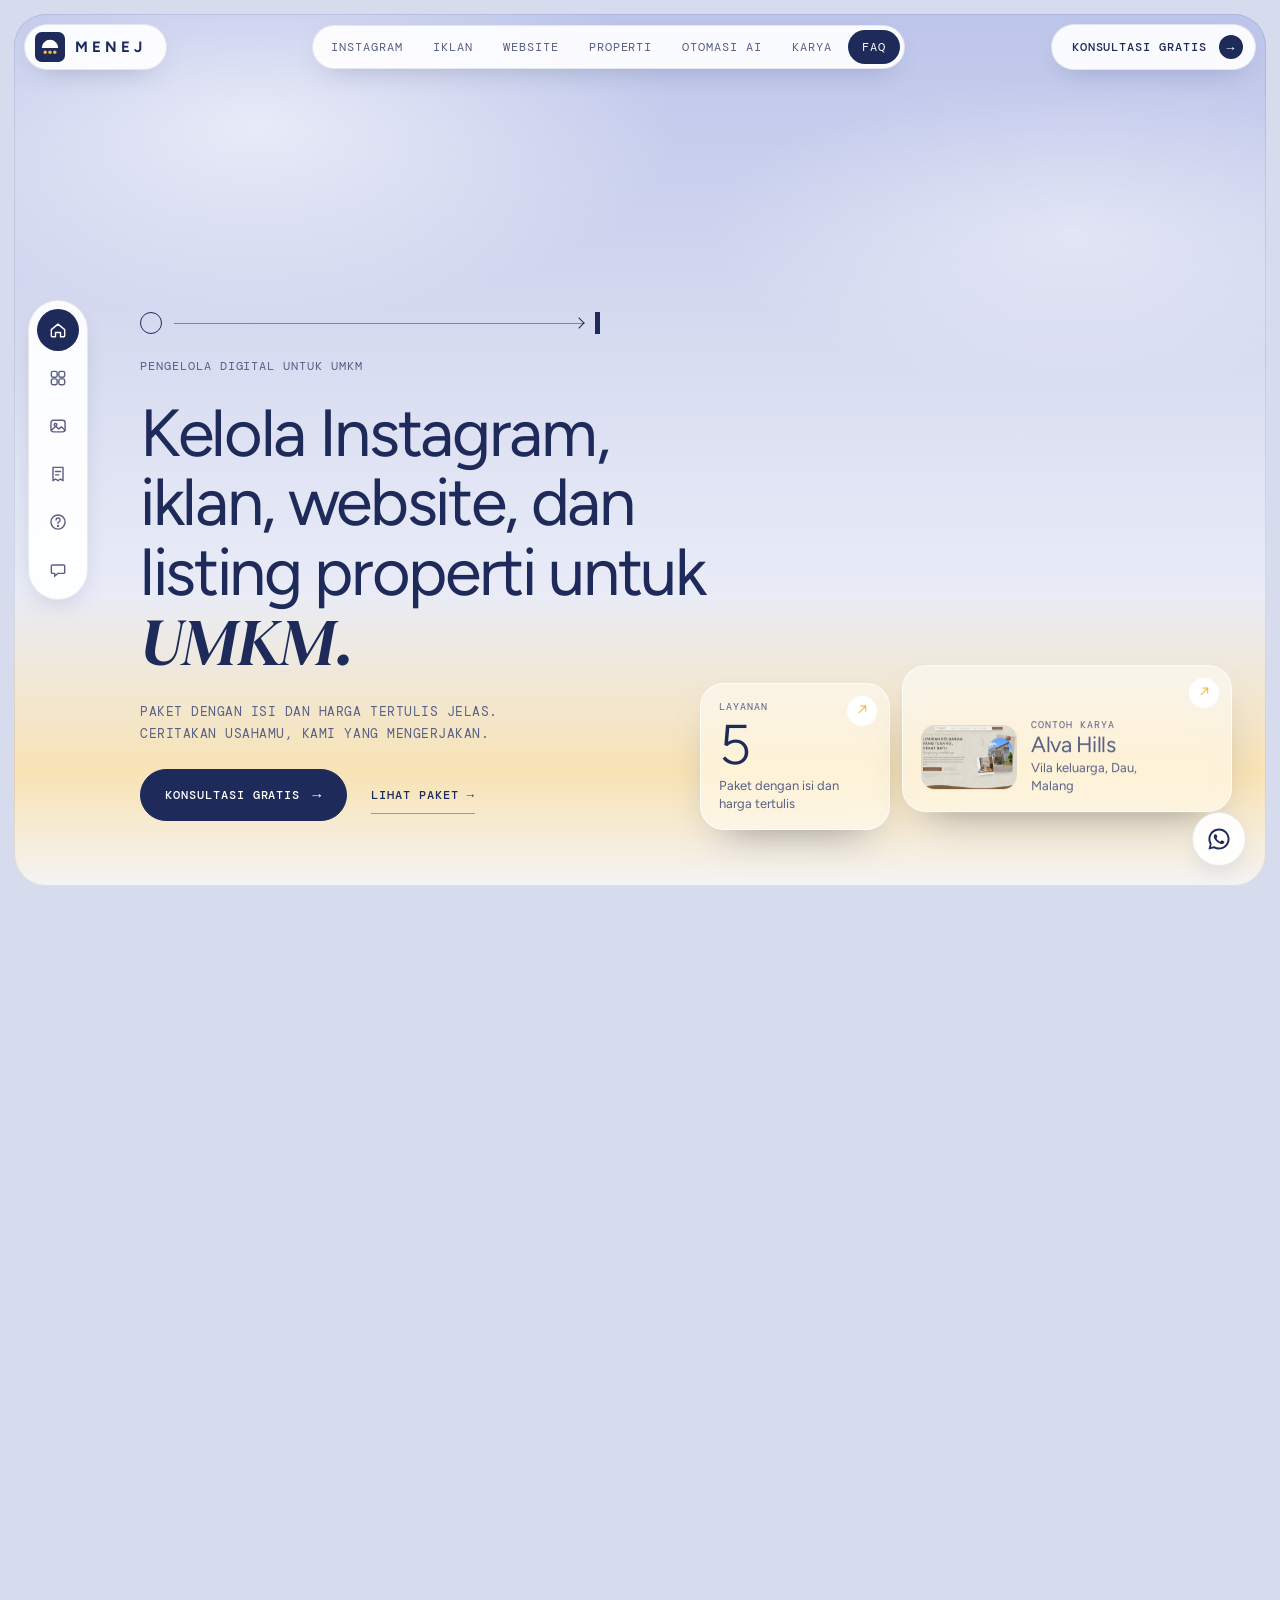
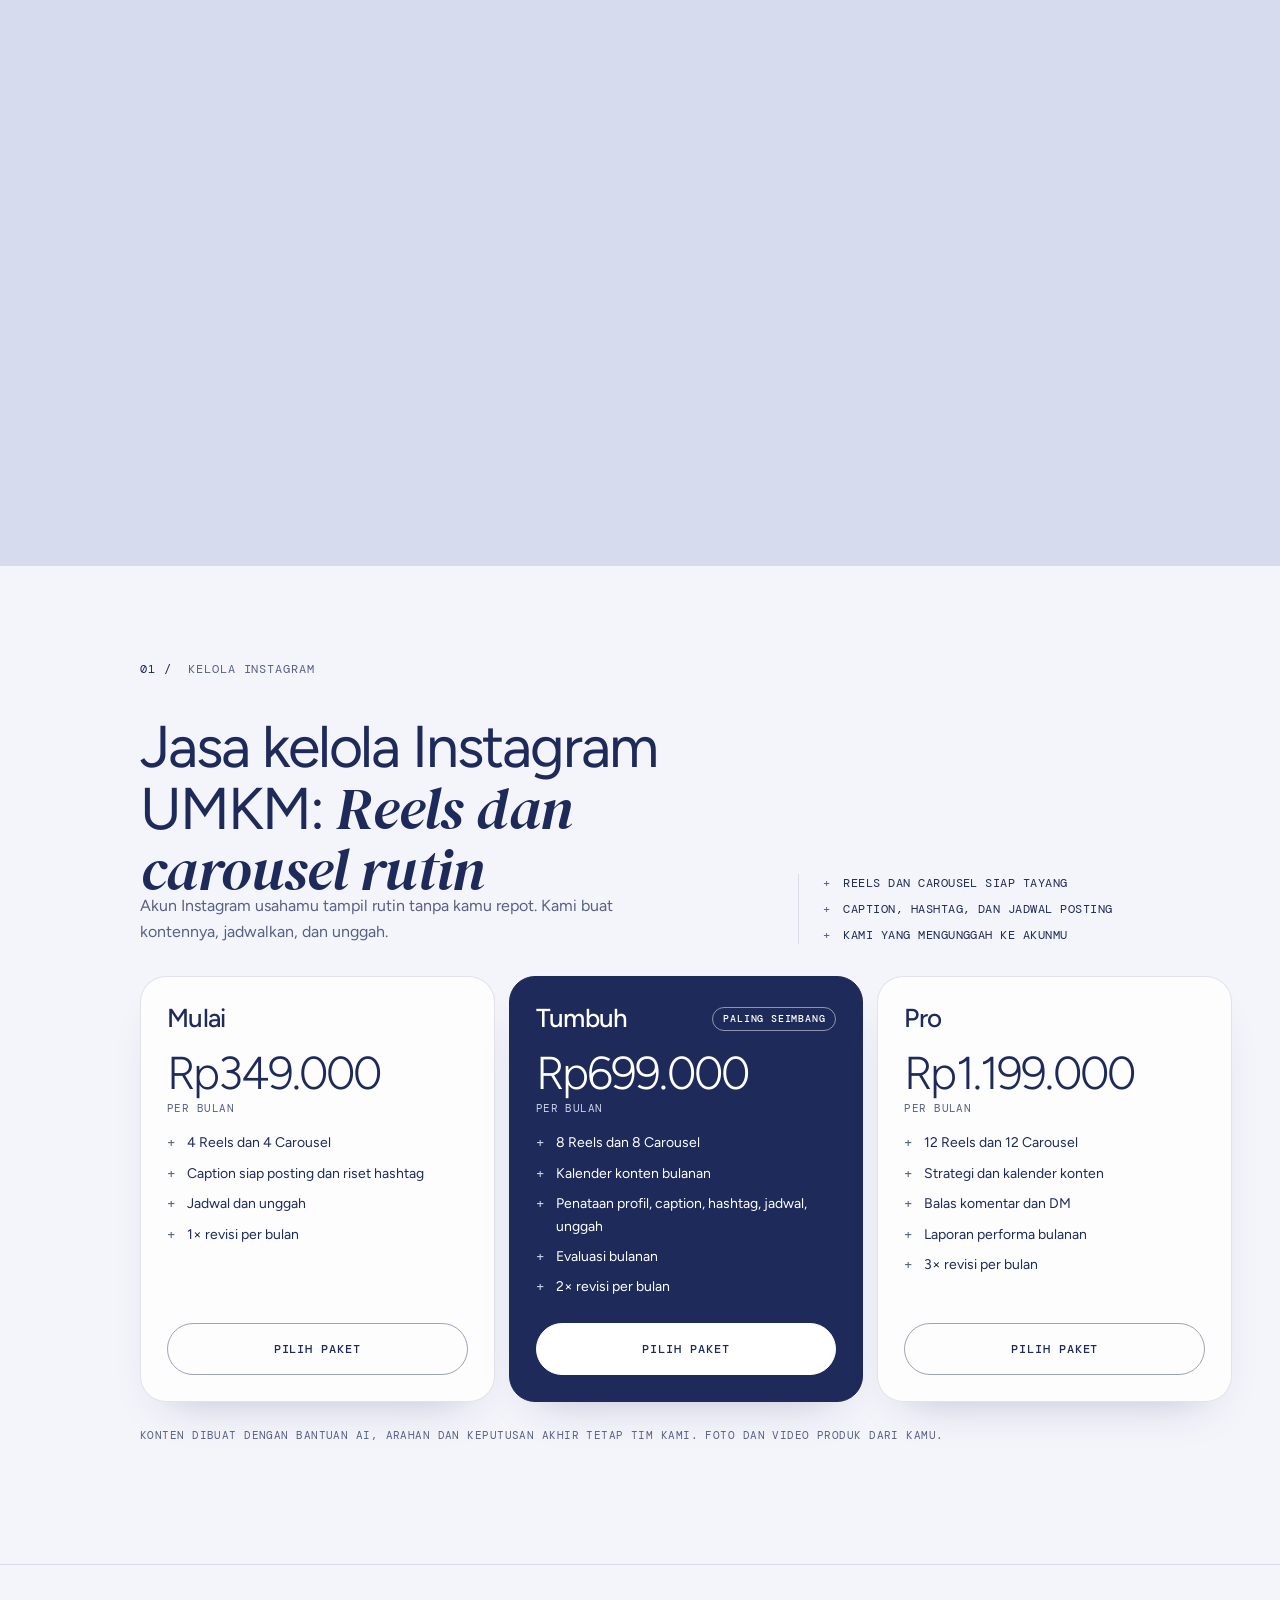
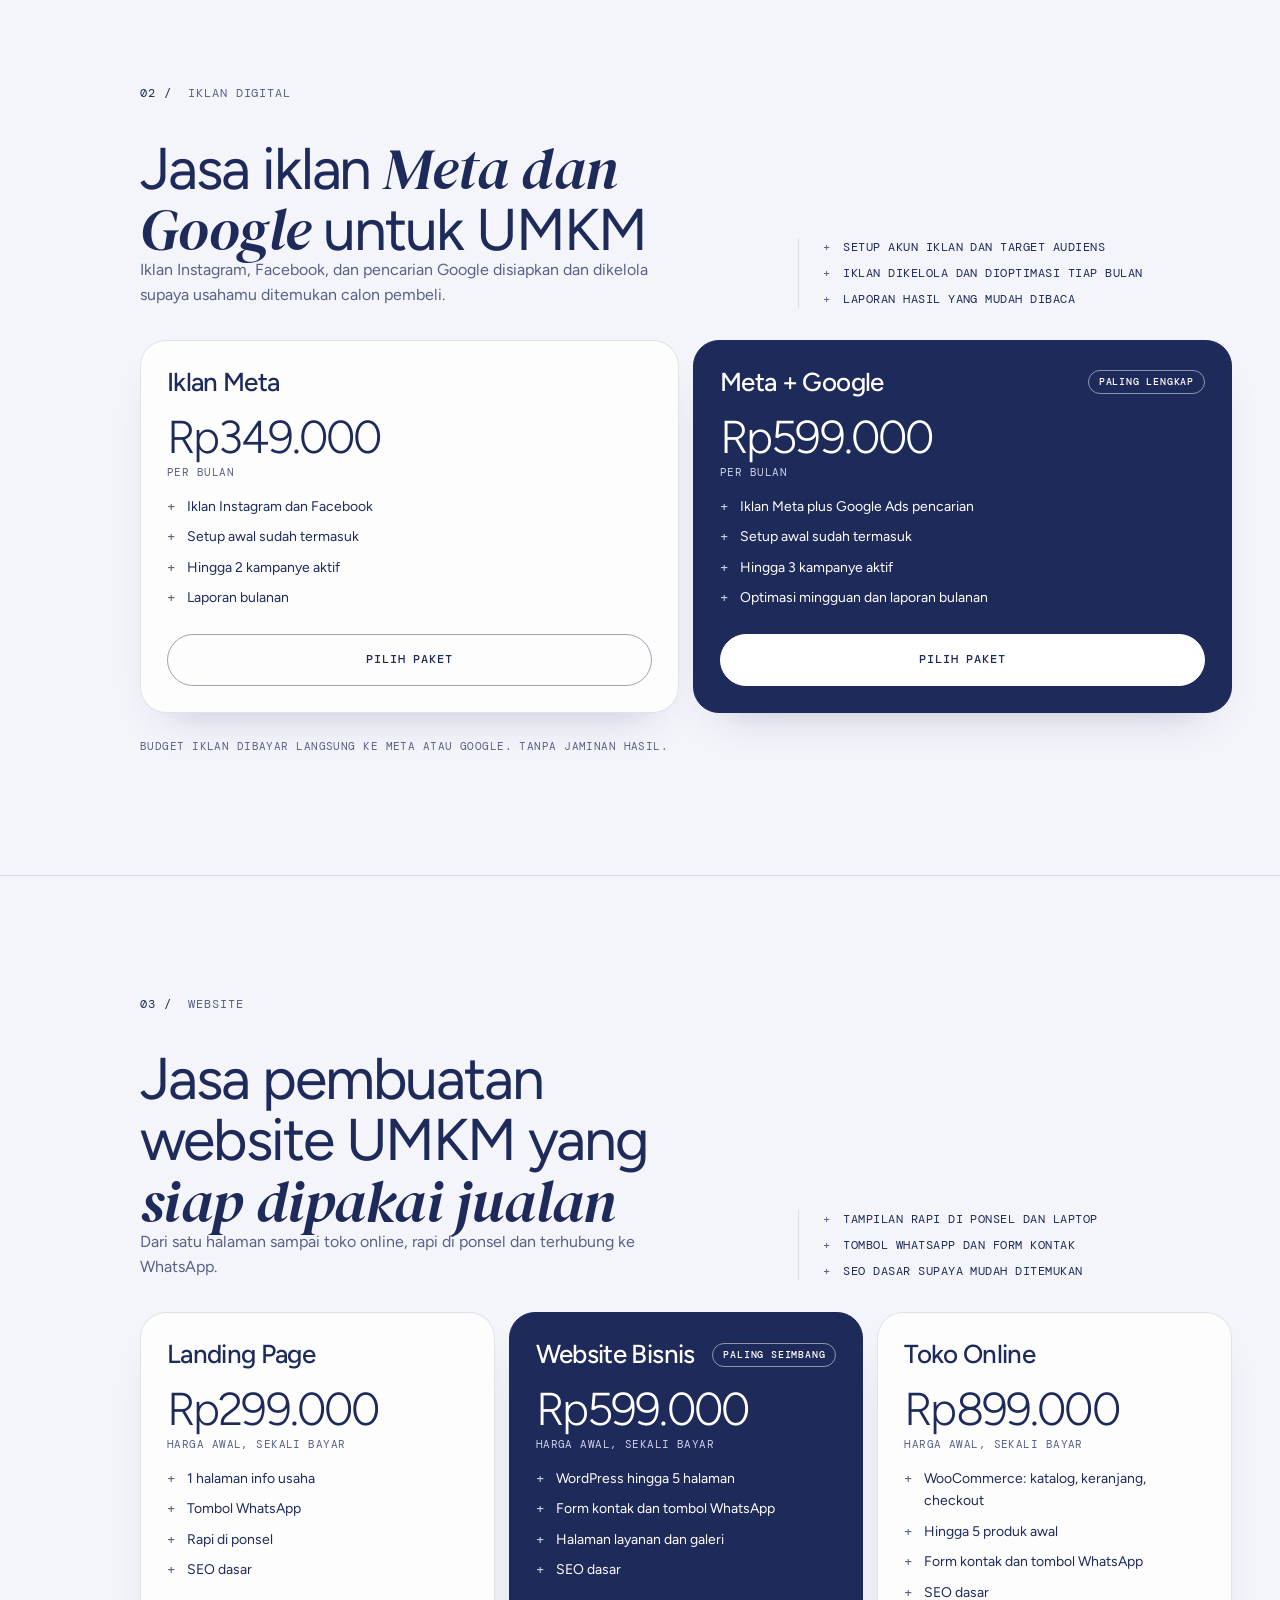
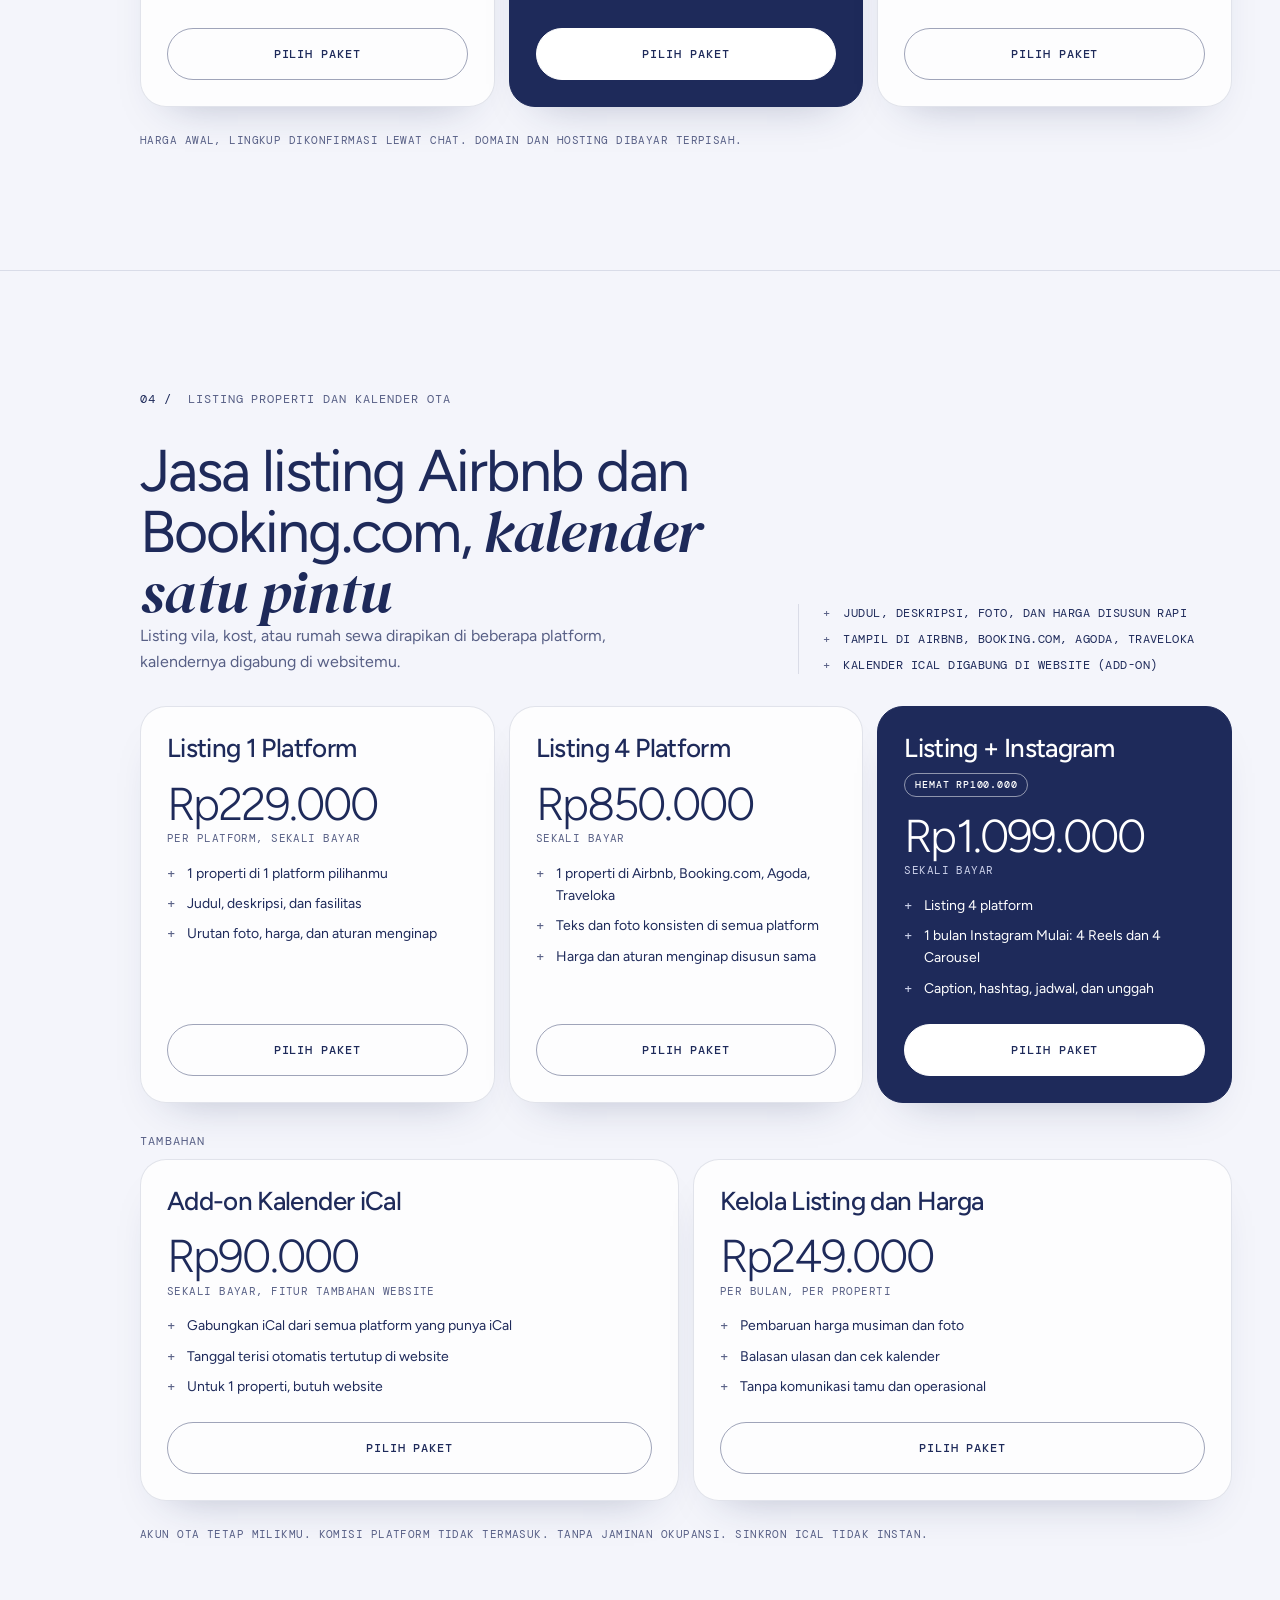
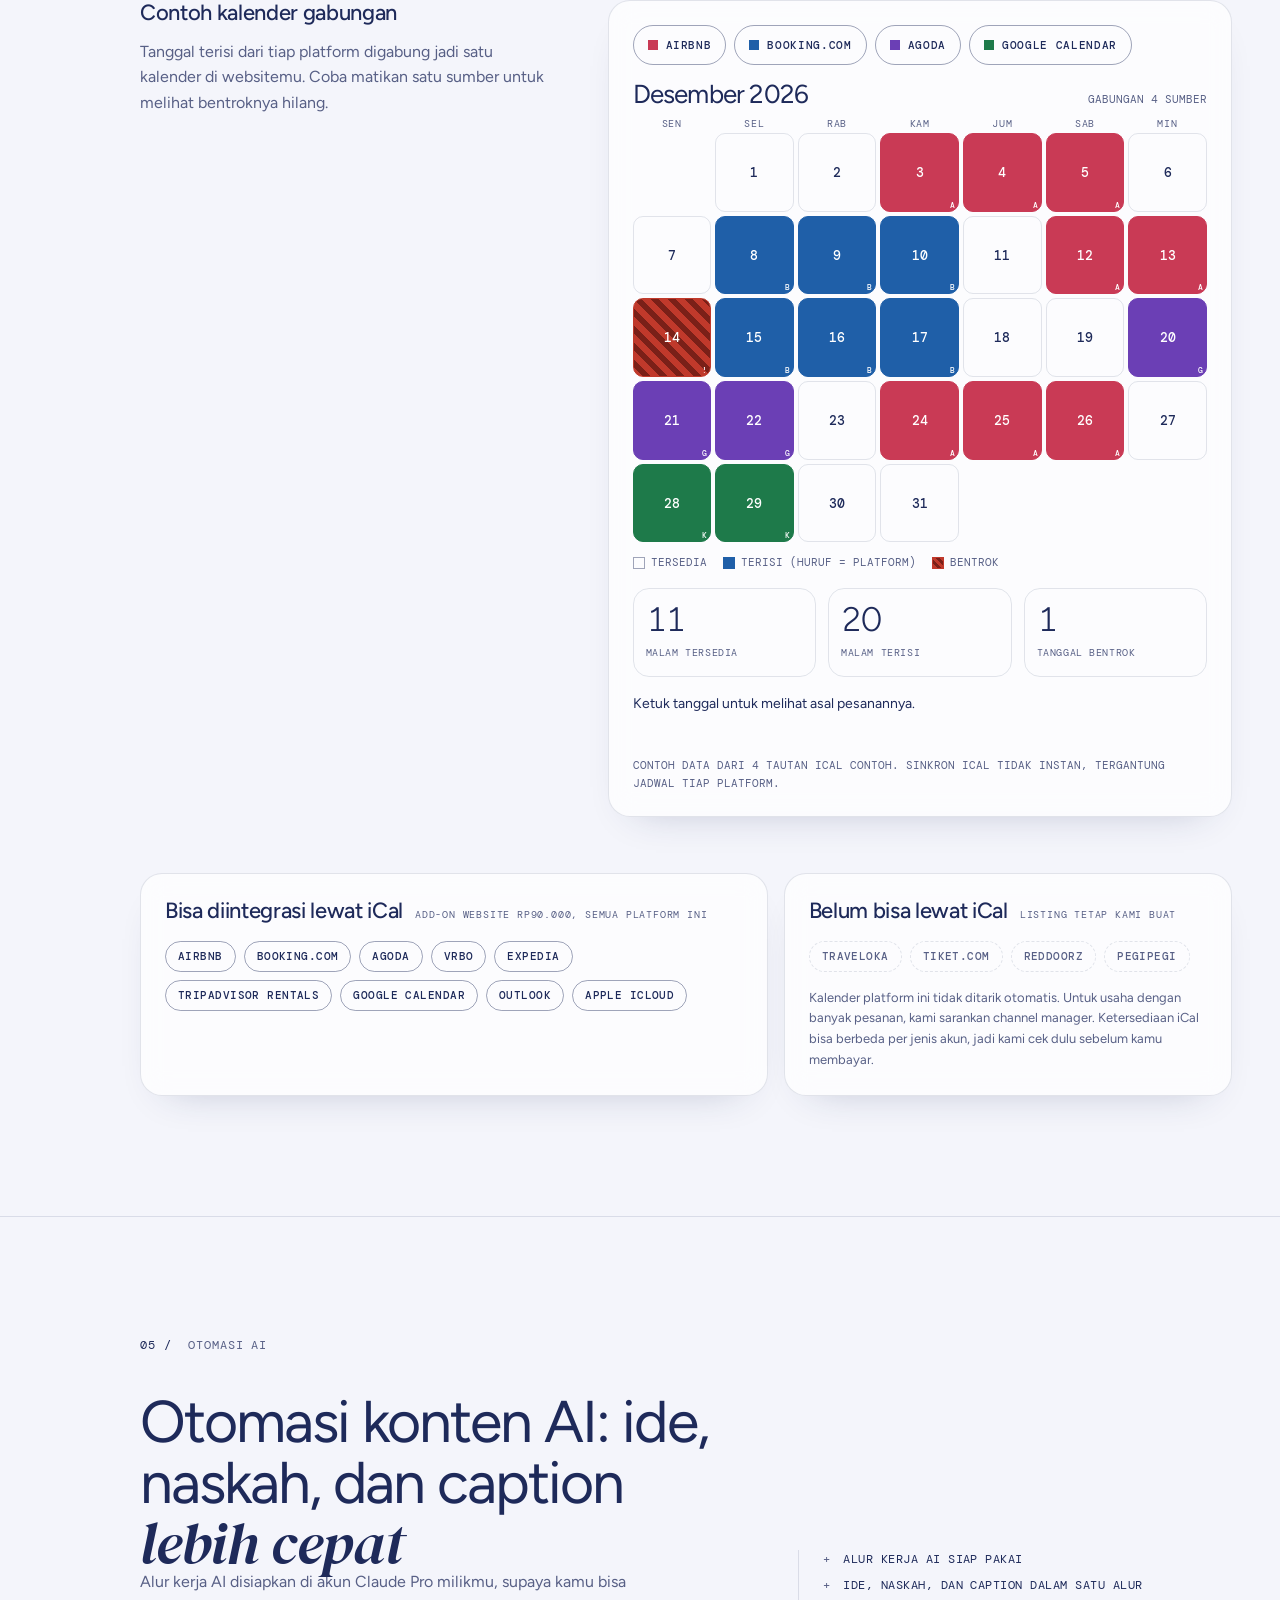
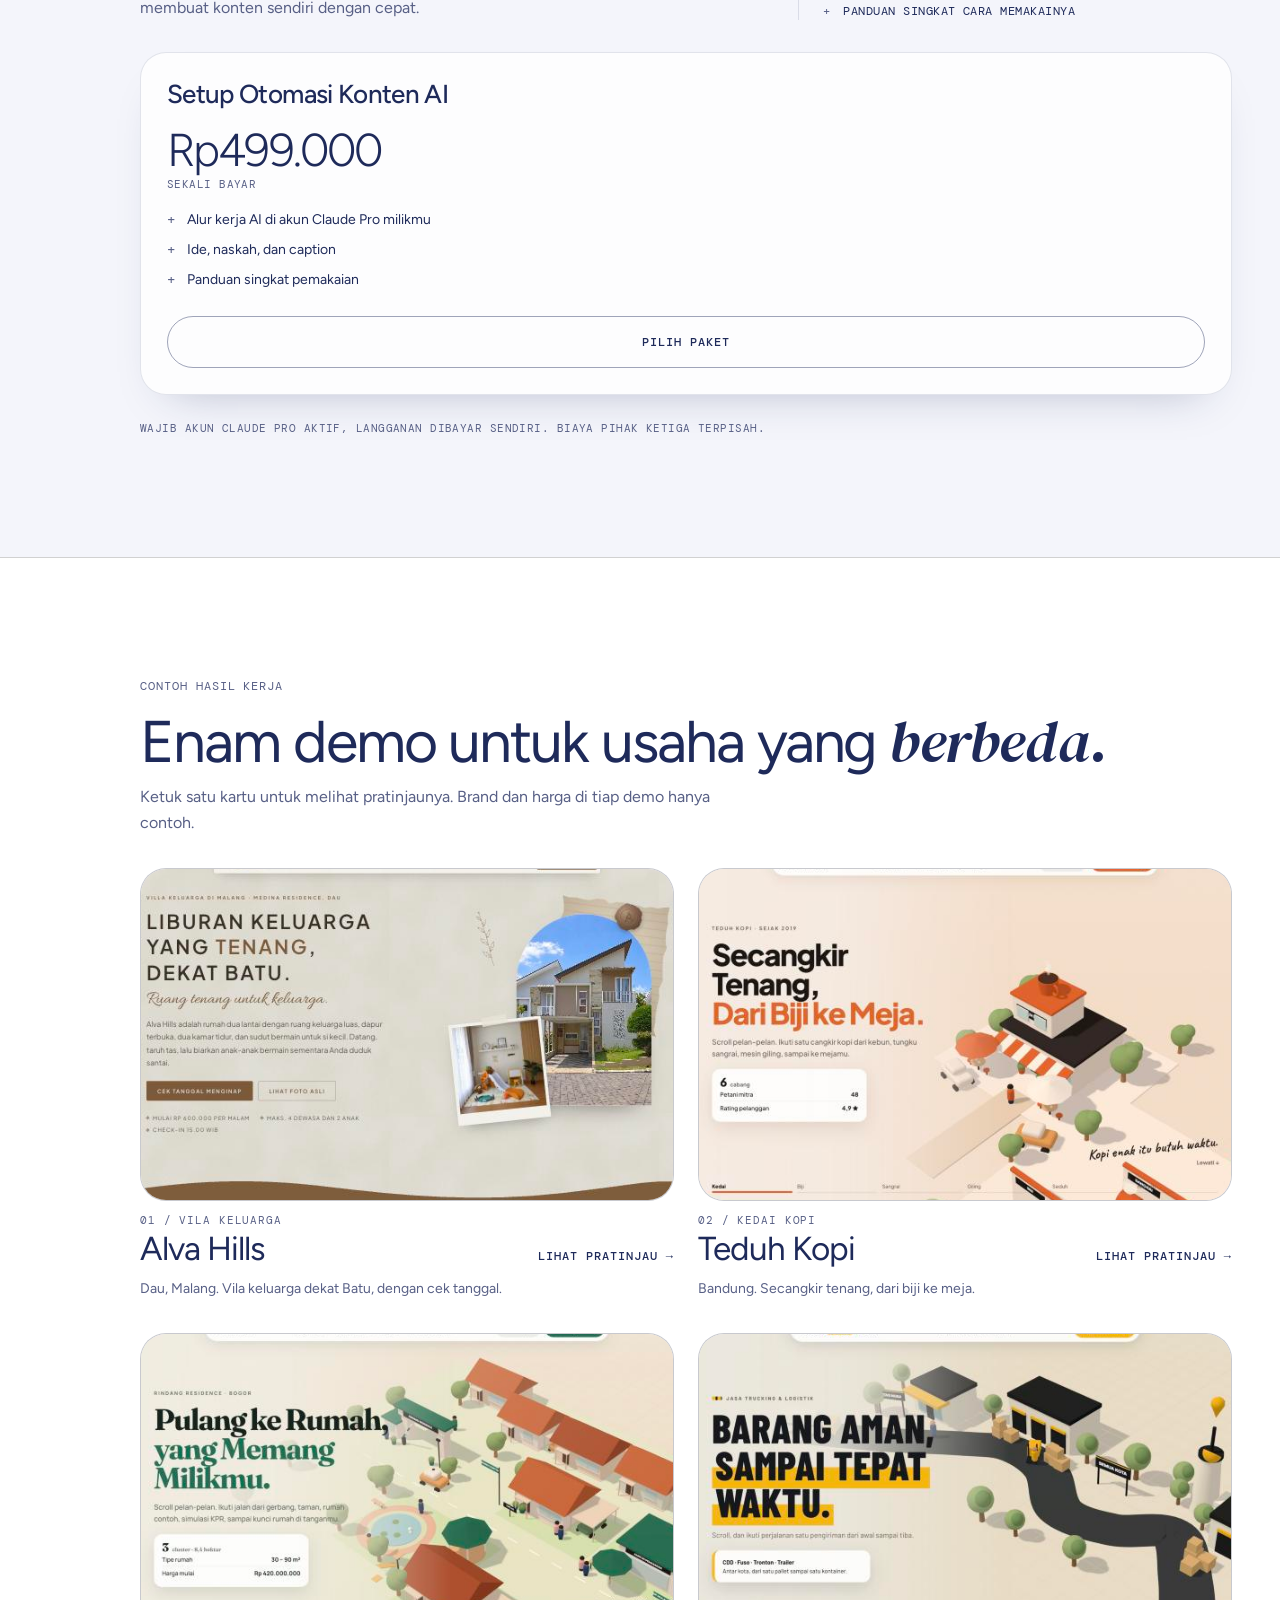
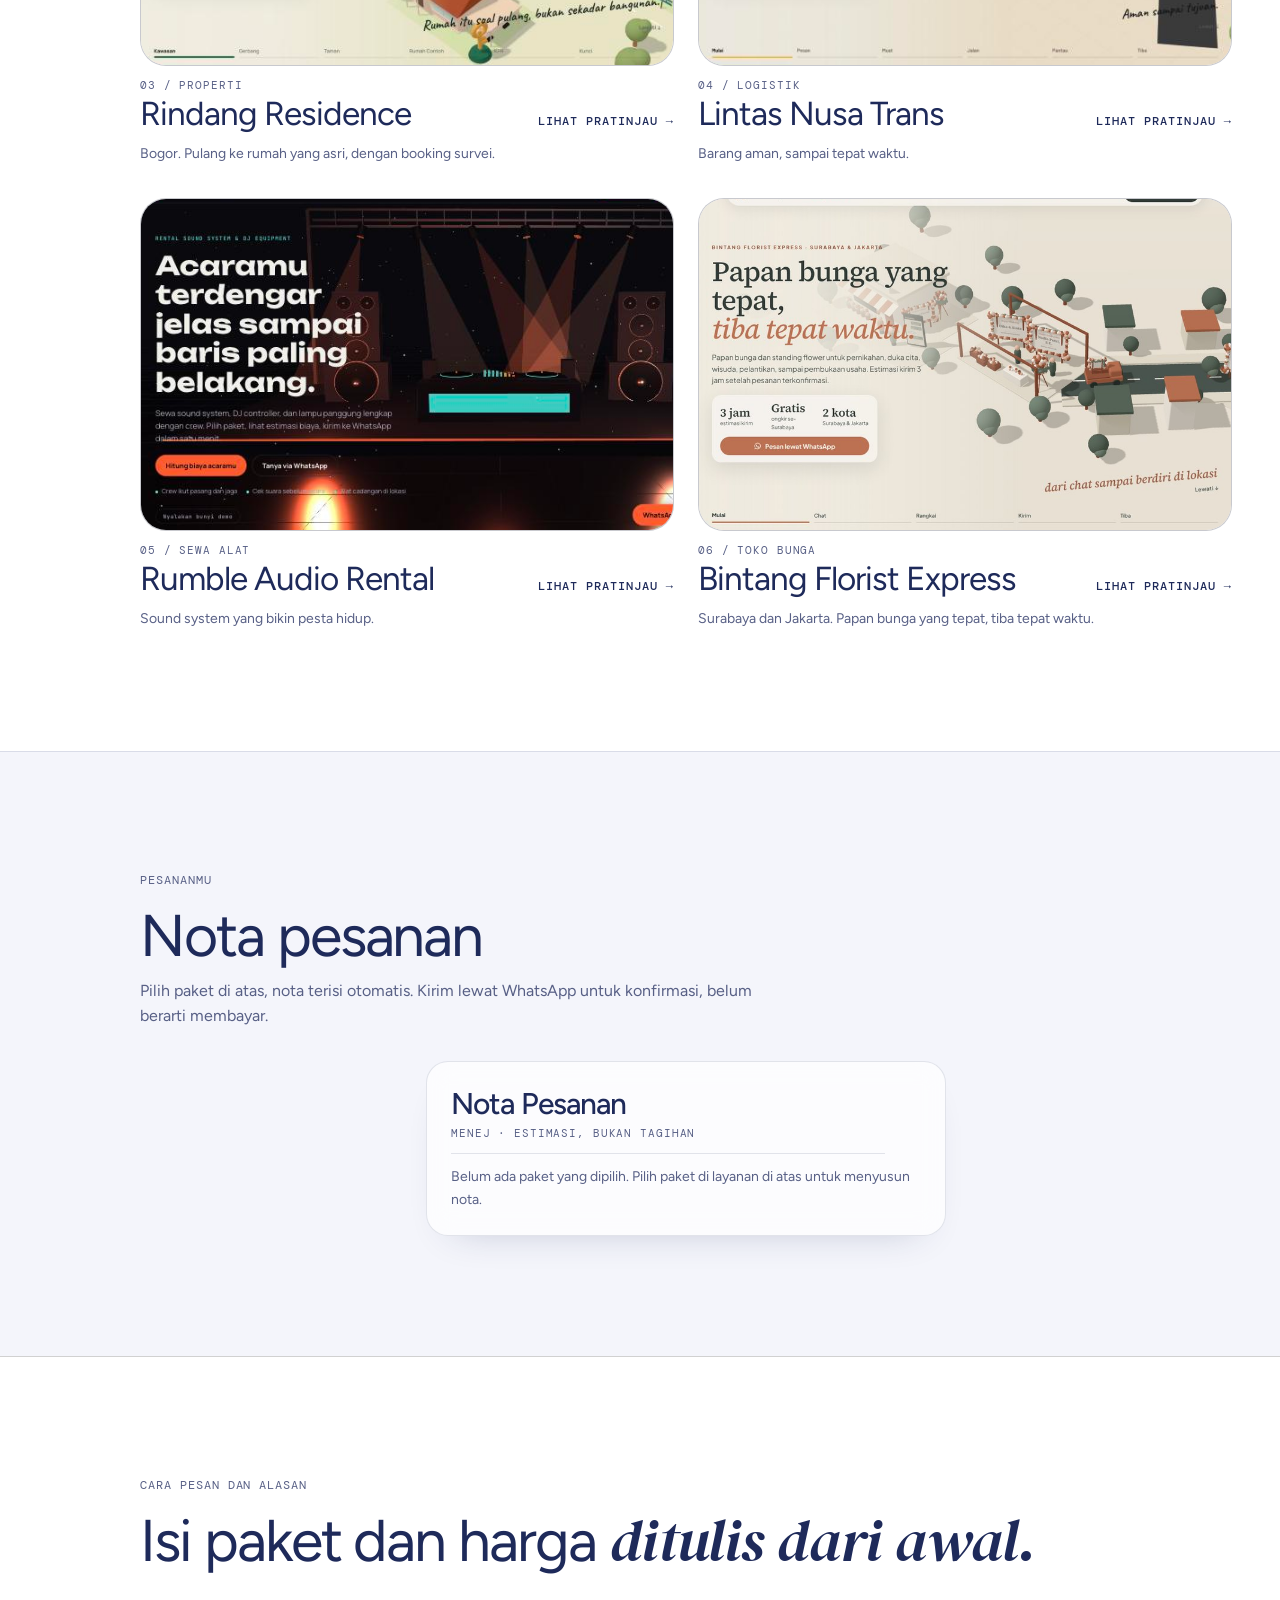
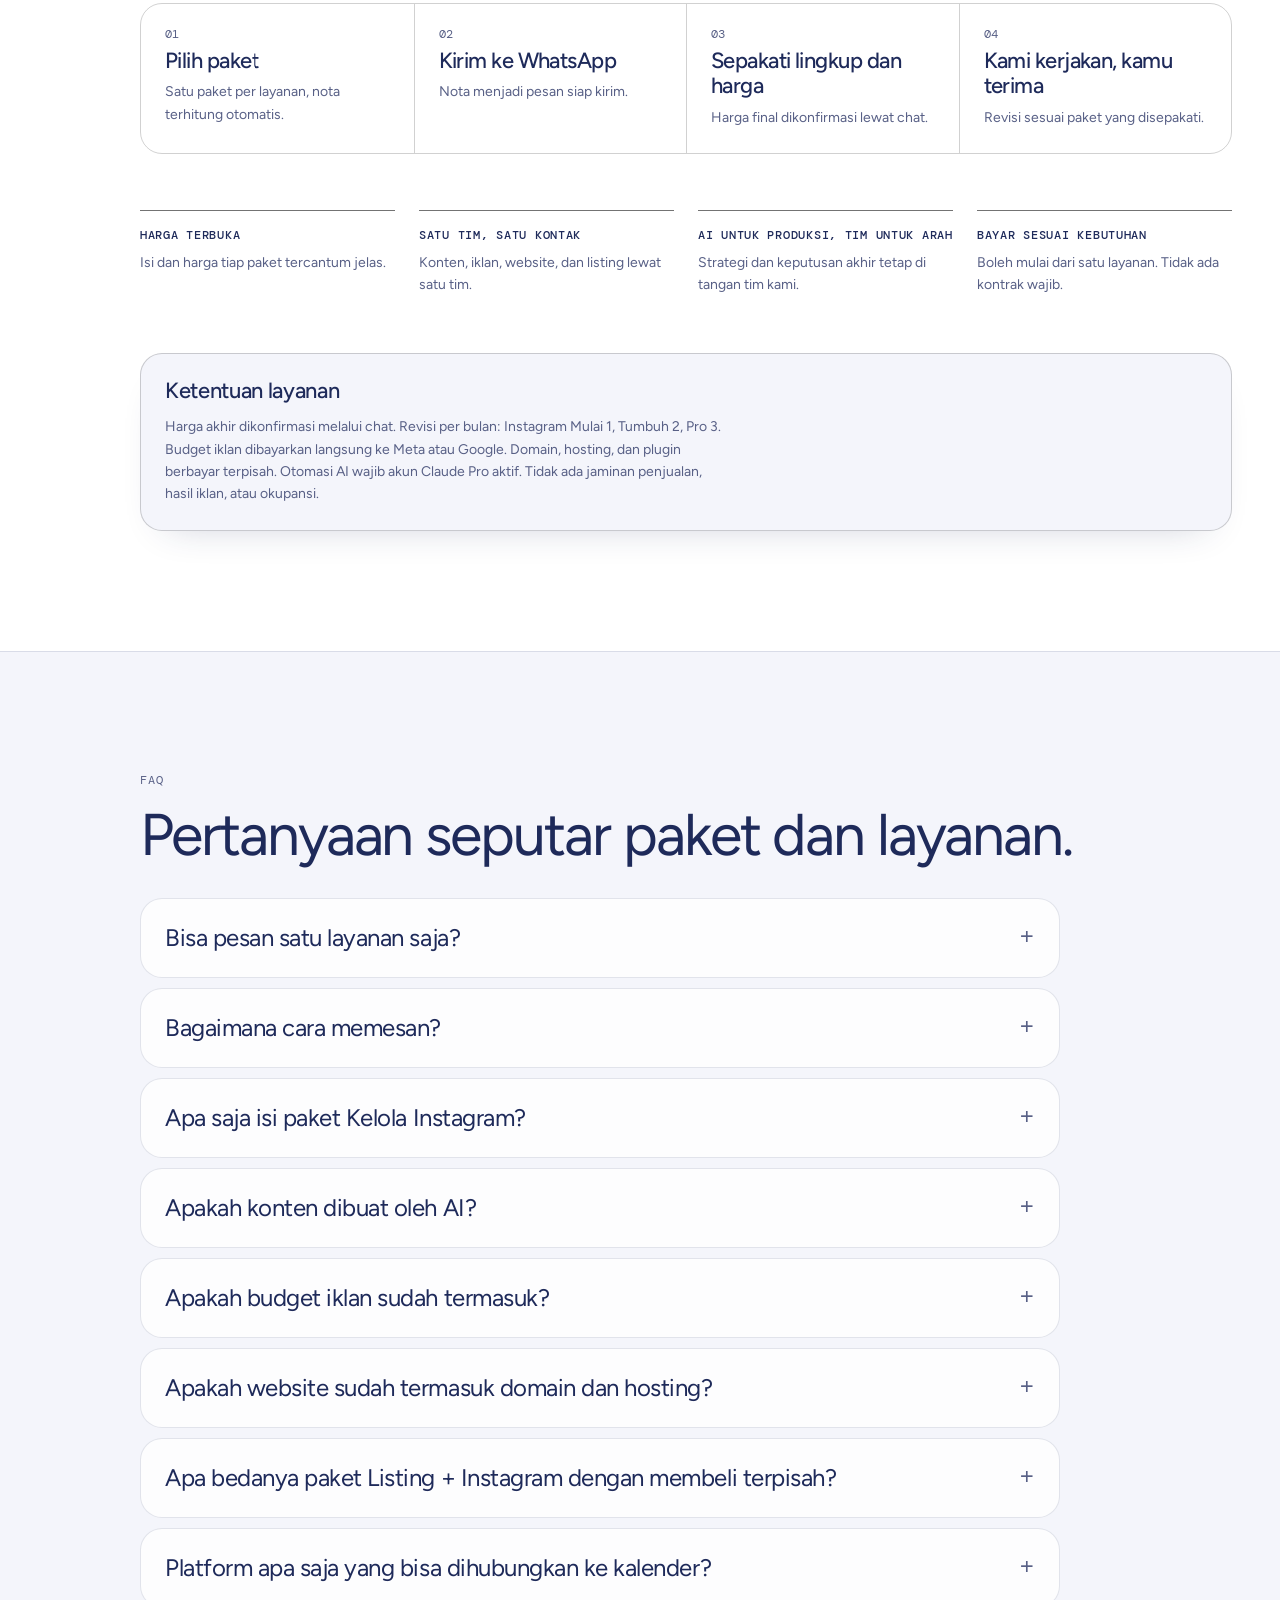
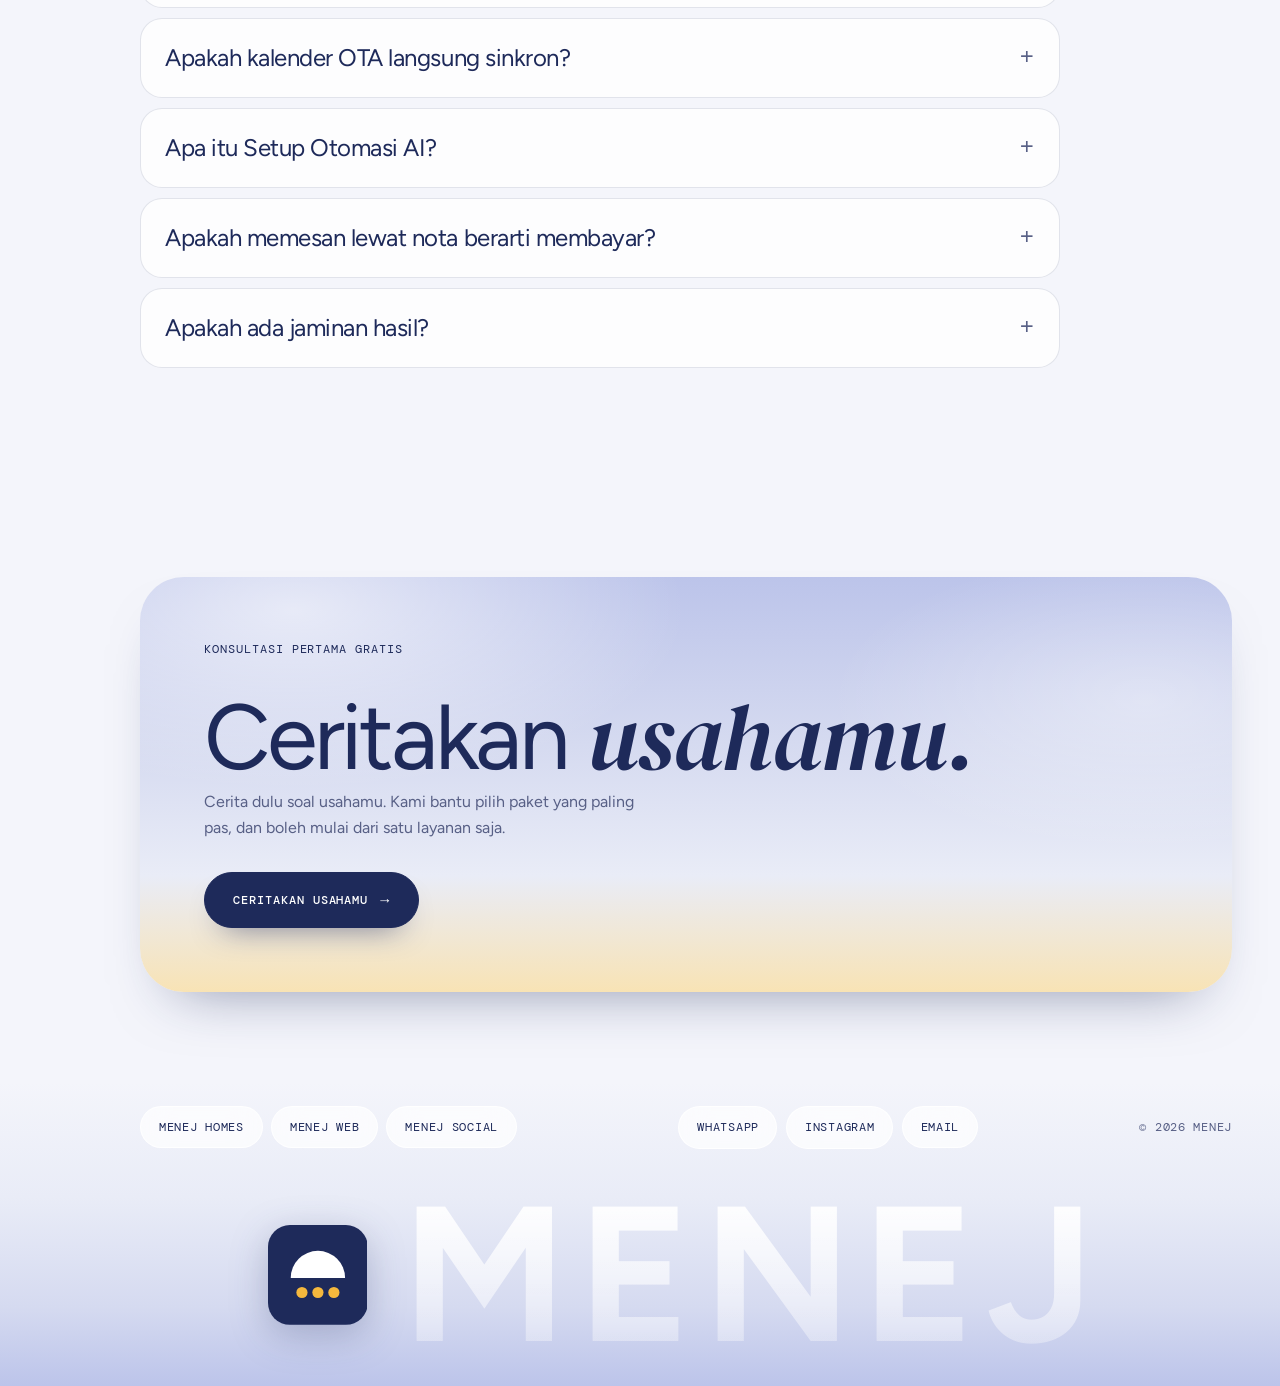
<file: index.html>
<!doctype html>
<html lang="id">
<head>
<meta charset="utf-8">
<meta name="viewport" content="width=device-width,initial-scale=1,viewport-fit=cover">
<title>Jasa Kelola Instagram, Website &amp; Listing UMKM | MENEJ</title>
<meta name="description" content="Jasa kelola Instagram, iklan Meta &amp; Google, website, dan listing Airbnb–Booking.com untuk UMKM. Paket harga jelas, konsultasi gratis lewat WhatsApp.">
<meta name="robots" content="index,follow,max-image-preview:large">
<link rel="canonical" href="https://menej.site/">
<meta name="theme-color" content="#D7DBEE">
<meta property="og:type" content="website">
<meta property="og:site_name" content="MENEJ">
<meta property="og:locale" content="id_ID">
<meta property="og:url" content="https://menej.site/">
<meta property="og:title" content="MENEJ: Jasa Kelola Instagram, Website, dan Listing UMKM">
<meta property="og:description" content="Paket kelola Instagram, iklan, website, listing Airbnb dan Booking.com, serta otomasi AI untuk UMKM. Isi dan harga tertulis jelas.">
<meta property="og:image" content="https://menej.site/og-image.png">
<link rel="icon" href="assets/logo/favicon.svg" type="image/svg+xml">
<link rel="preconnect" href="https://fonts.googleapis.com"><link rel="preconnect" href="https://fonts.gstatic.com" crossorigin>
<link rel="stylesheet" href="https://fonts.googleapis.com/css2?family=DM+Mono:wght@400;500&family=DM+Serif+Display:ital@0;1&family=Figtree:wght@300..800&display=swap">
<link rel="stylesheet" href="assets/site.css">
<link rel="stylesheet" href="assets/shell.css">
<script type="application/ld+json">{"@context": "https://schema.org", "@type": "Organization", "name": "MENEJ", "url": "https://menej.site/", "email": "menejets@gmail.com", "telephone": "+628567876751", "description": "Pengelola digital untuk UMKM: kelola Instagram, iklan Meta dan Google, website, listing properti, dan otomasi AI.", "sameAs": ["https://instagram.com/menej.site"]}</script>
<!--ld-faq-->
    <script type="application/ld+json">{"@context":"https://schema.org","@type":"FAQPage","mainEntity":[{"@type":"Question","name":"Bisa pesan satu layanan saja?","acceptedAnswer":{"@type":"Answer","text":"Bisa. Tiap layanan dijual sebagai paket sendiri, jadi kamu boleh mulai dari satu saja dan menambah nanti."}},{"@type":"Question","name":"Bagaimana cara memesan?","acceptedAnswer":{"@type":"Answer","text":"Pilih paket di tiap layanan, nota terisi otomatis, lalu kirim lewat WhatsApp. Kalau masih ragu, boleh ngobrol dulu sebelum memesan."}},{"@type":"Question","name":"Apa saja isi paket Kelola Instagram?","acceptedAnswer":{"@type":"Answer","text":"Reels dan carousel sesuai paket, lengkap dengan caption, hashtag, jadwal, dan unggah. Paket Mulai 4 Reels dan 4 Carousel, Tumbuh 8 dan 8, Pro 12 dan 12 per bulan."}},{"@type":"Question","name":"Apakah konten dibuat oleh AI?","acceptedAnswer":{"@type":"Answer","text":"AI membantu mempercepat produksi. Arahan kreatif, pemilihan hasil, dan keputusan strategis tetap kami pegang."}},{"@type":"Question","name":"Apakah budget iklan sudah termasuk?","acceptedAnswer":{"@type":"Answer","text":"Belum. Budget iklan dibayar langsung ke Meta atau Google. Biaya dari kami untuk penyiapan dan pengelolaan iklan."}},{"@type":"Question","name":"Apakah website sudah termasuk domain dan hosting?","acceptedAnswer":{"@type":"Answer","text":"Belum. Domain, hosting, dan plugin berbayar dihitung terpisah, kecuali kita sepakati lain."}},{"@type":"Question","name":"Apa bedanya paket Listing + Instagram dengan membeli terpisah?","acceptedAnswer":{"@type":"Answer","text":"Paket ini menggabungkan Listing 4 platform dan paket Instagram Mulai dalam satu harga, hemat Rp100.000 dibanding membeli terpisah."}},{"@type":"Question","name":"Platform apa saja yang bisa dihubungkan ke kalender?","acceptedAnswer":{"@type":"Answer","text":"Yang menyediakan tautan iCal: Airbnb, Booking.com, Agoda, Vrbo, Expedia, Tripadvisor Rentals, Google Calendar, Outlook, dan Apple iCloud. Traveloka, Tiket.com, RedDoorz, dan Pegipegi belum, jadi kalendernya tidak bisa kami tarik lewat iCal. Ketersediaan iCal bisa berbeda per jenis akun, jadi kami cek dulu sebelum kamu membayar."}},{"@type":"Question","name":"Apakah kalender OTA langsung sinkron?","acceptedAnswer":{"@type":"Answer","text":"Belum langsung. Kalender digabung lewat tautan iCal, dan tiap platform memperbarui tautannya sendiri, kadang butuh beberapa jam. Karena itu bentrok tanggal tetap mungkin. Untuk usaha dengan banyak pesanan, kami sarankan channel manager."}},{"@type":"Question","name":"Apa itu Setup Otomasi AI?","acceptedAnswer":{"@type":"Answer","text":"Kami menyiapkan alur kerja AI di akun Claude Pro milikmu untuk ide, naskah, dan caption. Biayanya Rp499.000 sekali bayar. Akun Claude Pro harus aktif dan langganannya kamu bayar sendiri."}},{"@type":"Question","name":"Apakah memesan lewat nota berarti membayar?","acceptedAnswer":{"@type":"Answer","text":"Belum. Nota hanya merangkum pesananmu ke pesan WhatsApp. Harga akhir kami konfirmasi lewat chat sebelum kamu setuju."}},{"@type":"Question","name":"Apakah ada jaminan hasil?","acceptedAnswer":{"@type":"Answer","text":"Kami tidak menjamin penjualan, hasil iklan, atau okupansi. Yang kami pastikan, layanan dikerjakan sesuai isi paket yang disepakati."}}]}</script>
    <!--/ld-faq-->
</head>
<body>
<a class="skip" href="#main">Lewati ke konten</a>

<header class="nav">
  <div class="wrap nav__in">
    <a class="nav__brand" href="#hero" aria-label="MENEJ, kembali ke atas"><svg class="mark" viewBox="0 0 100 100" aria-hidden="true" focusable="false"><rect width="100" height="100" rx="22" fill="#1E2A5A"/><path d="M22.8 53.1a27.1 27.1 0 0 1 54.4 0z" fill="#fff"/><circle cx="34" cy="67.6" r="5.6" fill="#F5B83D"/><circle cx="50" cy="67.6" r="5.6" fill="#F5B83D"/><circle cx="66" cy="67.6" r="5.6" fill="#F5B83D"/></svg><span>MENEJ</span></a>
    <nav class="nav__links" aria-label="Navigasi utama">
      <a href="#instagram">Instagram</a><a href="#iklan">Iklan</a><a href="#website">Website</a><a href="#properti">Properti</a><a href="#otomasi">Otomasi AI</a><a href="#karya">Karya</a><a href="#faq">FAQ</a>
    </nav>
    <a class="btn btn--primary" data-wa href="https://wa.me/628567876751" target="_blank" rel="noopener">Konsultasi gratis</a>
  </div>
</header>

<nav class="rail" id="rail" aria-label="Navigasi bagian">
  <a href="#hero" data-rail="hero" aria-label="Beranda" title="Beranda"><svg viewBox="0 0 24 24" width="20" height="20" fill="none" stroke="currentColor" stroke-width="1.7" stroke-linecap="round" stroke-linejoin="round" aria-hidden="true"><path d="M4 11.5 12 5l8 6.5V19a1 1 0 0 1-1 1h-4v-5H9v5H5a1 1 0 0 1-1-1z"/></svg></a>
  <a href="#instagram" data-rail="instagram" aria-label="Layanan" title="Layanan"><svg viewBox="0 0 24 24" width="20" height="20" fill="none" stroke="currentColor" stroke-width="1.7" stroke-linecap="round" stroke-linejoin="round" aria-hidden="true"><rect x="4" y="4" width="7" height="7" rx="2"/><rect x="13" y="4" width="7" height="7" rx="2"/><rect x="4" y="13" width="7" height="7" rx="2"/><rect x="13" y="13" width="7" height="7" rx="2"/></svg></a>
  <a href="#karya" data-rail="karya" aria-label="Karya" title="Karya"><svg viewBox="0 0 24 24" width="20" height="20" fill="none" stroke="currentColor" stroke-width="1.7" stroke-linecap="round" stroke-linejoin="round" aria-hidden="true"><rect x="3.5" y="5" width="17" height="14" rx="3"/><circle cx="9" cy="10.5" r="1.6"/><path d="m4 17 5-4.5 4 3 3-2.5 4.5 4"/></svg></a>
  <a href="#pesan" data-rail="pesan" aria-label="Pesan" title="Pesan"><svg viewBox="0 0 24 24" width="20" height="20" fill="none" stroke="currentColor" stroke-width="1.7" stroke-linecap="round" stroke-linejoin="round" aria-hidden="true"><path d="M6 4h12v16l-3-2-3 2-3-2-3 2z"/><path d="M9 9h6M9 13h4"/></svg></a>
  <a href="#faq" data-rail="faq" aria-label="FAQ" title="FAQ"><svg viewBox="0 0 24 24" width="20" height="20" fill="none" stroke="currentColor" stroke-width="1.7" stroke-linecap="round" stroke-linejoin="round" aria-hidden="true"><circle cx="12" cy="12" r="8.5"/><path d="M9.7 9.6a2.4 2.4 0 1 1 3.4 2.2c-.7.4-1.1.9-1.1 1.7"/><circle cx="12" cy="16.6" r=".6" fill="currentColor"/></svg></a>
  <a href="#kontak" data-rail="kontak" aria-label="Kontak" title="Kontak"><svg viewBox="0 0 24 24" width="20" height="20" fill="none" stroke="currentColor" stroke-width="1.7" stroke-linecap="round" stroke-linejoin="round" aria-hidden="true"><path d="M5 6h14a1 1 0 0 1 1 1v8a1 1 0 0 1-1 1h-7l-4 3.5V16H5a1 1 0 0 1-1-1V7a1 1 0 0 1 1-1z"/></svg></a>
</nav>
<div class="frame" aria-hidden="true"></div>

<main id="main">
  <section class="hero" id="hero" aria-labelledby="h-hero">
    <div class="hero__grid">
      <div class="hero__text">
        <div class="trace" aria-hidden="true"><i></i><u></u><b></b></div>
        <span class="eyebrow">Pengelola digital untuk UMKM</span>
        <h1 id="h-hero">Kelola Instagram, iklan, website, dan listing properti untuk <em>UMKM.</em></h1>
        <p class="hero__lead">Paket dengan isi dan harga tertulis jelas. Ceritakan usahamu, kami yang mengerjakan.</p>
        <div class="hero__cta">
          <a class="btn btn--primary" data-wa href="https://wa.me/628567876751" target="_blank" rel="noopener">Konsultasi gratis</a>
          <a class="link-arrow" href="#instagram">Lihat paket</a>
        </div>
      </div>
    </div>
    <div class="hero__cards">
      <a class="gcard gcard--stat" href="#instagram" data-par=".08"><small>Layanan</small><b class="num">5</b><span>Paket dengan isi dan harga tertulis</span><i class="gcard__go" aria-hidden="true">↗</i></a>
      <a class="gcard gcard--karya" href="#karya" data-par=".16"><img src="assets/karya/alva-hills.jpg" alt="" width="96" height="60" decoding="async"><span><small>Contoh karya</small><b>Alva Hills</b><span>Vila keluarga, Dau, Malang</span></span><i class="gcard__go" aria-hidden="true">↗</i></a>
    </div>
  </section>

  <div class="strip" aria-label="Layanan">
    <span class="strip__label">Layanan</span>
    <a href="#instagram"><i>01</i><b>Kelola Instagram</b><span>Reels dan carousel rutin</span></a>
    <a href="#iklan"><i>02</i><b>Iklan Digital</b><span>Meta dan Google Ads</span></a>
    <a href="#website"><i>03</i><b>Website</b><span>Landing page sampai toko</span></a>
    <a href="#properti"><i>04</i><b>Listing Properti</b><span>Platform dan kalender OTA</span></a>
    <a href="#otomasi"><i>05</i><b>Otomasi AI</b><span>Alur konten AI</span></a>
  </div>

  <section class="section brands" id="brand" aria-labelledby="h-brand">
    <div class="wrap">
      <div class="section__head">
        <span class="eyebrow">Tiga layanan MENEJ</span>
        <h2 id="h-brand">Pilih yang <em>kamu butuhkan.</em></h2>
        <p>Masing-masing punya halaman sendiri, lengkap dengan harga dan form konsultasi.</p>
      </div>
      <div class="brands__grid">
        <a class="bcard" href="/homes"><img src="assets/logo/homes.svg" alt="" width="56" height="56"><h3>Menej Homes</h3><p>Listing dan marketing untuk villa pribadi.</p><span class="bcard__p">Mulai dari 10% komisi</span><i class="bcard__go" aria-hidden="true">↗</i></a>
        <a class="bcard" href="/web"><img src="assets/logo/web.svg" alt="" width="56" height="56"><h3>Menej Web</h3><p>Website dan landing page untuk brand, dikelola sampai diklik.</p><span class="bcard__p">Mulai dari Rp299rb</span><i class="bcard__go" aria-hidden="true">↗</i></a>
        <a class="bcard" href="/social"><img src="assets/logo/social.svg" alt="" width="56" height="56"><h3>Menej Social</h3><p>Kelola Instagram, konten, dan iklan untuk UMKM.</p><span class="bcard__p">Mulai dari Rp349rb per bulan</span><i class="bcard__go" aria-hidden="true">↗</i></a>
      </div>
    </div>
  </section>

  <section class="band" aria-labelledby="h-band">
    <div class="band__in">
      <h2 id="h-band">Isi dan harga ditulis <em>dari awal.</em></h2>
      <div class="band__side">
        <p>Konsultasi pertama gratis. Boleh mulai dari satu layanan saja. Pesan lewat WhatsApp.</p>
        <a class="btn btn--primary" data-wa href="https://wa.me/628567876751" target="_blank" rel="noopener">Konsultasi gratis</a>
      </div>
    </div>
  </section>

  <section class="section svc" id="instagram" aria-labelledby="h-instagram">
    <div class="wrap">
      <!--head:instagram-->
    <div class="svc__head">
      <div><span class="eyebrow"><i>01 /</i> Kelola Instagram</span><h2 id="h-instagram">Jasa kelola Instagram UMKM: <em>Reels dan carousel rutin</em></h2><p class="svc__lead">Akun Instagram usahamu tampil rutin tanpa kamu repot. Kami buat kontennya, jadwalkan, dan unggah.</p></div>
      <ul class="gets" aria-label="Yang kamu dapat"><li>Reels dan carousel siap tayang</li><li>Caption, hashtag, dan jadwal posting</li><li>Kami yang mengunggah ke akunmu</li></ul>
    </div>
    <!--/head:instagram-->
      <!--pkgs:instagram-->
    <div class="pkgs">
      <article class="pkg" data-item="ig-mulai">
        <header><h3>Mulai</h3></header>
        <p class="pkg__price"><b class="price">Rp349.000</b> <span>per bulan</span></p>
        <ul><li>4 Reels dan 4 Carousel</li><li>Caption siap posting dan riset hashtag</li><li>Jadwal dan unggah</li><li>1× revisi per bulan</li></ul>
        <button class="btn btn--ghost" type="button" data-pick="ig-mulai" aria-pressed="false">Pilih paket<span class="visually-hidden"> Kelola Instagram Mulai</span></button>
      </article>
      <article class="pkg pkg--hl" data-item="ig-tumbuh">
        <header><h3>Tumbuh</h3><span class="pkg__badge">Paling seimbang</span></header>
        <p class="pkg__price"><b class="price">Rp699.000</b> <span>per bulan</span></p>
        <ul><li>8 Reels dan 8 Carousel</li><li>Kalender konten bulanan</li><li>Penataan profil, caption, hashtag, jadwal, unggah</li><li>Evaluasi bulanan</li><li>2× revisi per bulan</li></ul>
        <button class="btn btn--ghost" type="button" data-pick="ig-tumbuh" aria-pressed="false">Pilih paket<span class="visually-hidden"> Kelola Instagram Tumbuh</span></button>
      </article>
      <article class="pkg" data-item="ig-pro">
        <header><h3>Pro</h3></header>
        <p class="pkg__price"><b class="price">Rp1.199.000</b> <span>per bulan</span></p>
        <ul><li>12 Reels dan 12 Carousel</li><li>Strategi dan kalender konten</li><li>Balas komentar dan DM</li><li>Laporan performa bulanan</li><li>3× revisi per bulan</li></ul>
        <button class="btn btn--ghost" type="button" data-pick="ig-pro" aria-pressed="false">Pilih paket<span class="visually-hidden"> Kelola Instagram Pro</span></button>
      </article>
    </div>
    <!--/pkgs:instagram-->
      <!--note:instagram-->
    <p class="svc__note">Konten dibuat dengan bantuan AI, arahan dan keputusan akhir tetap tim kami. Foto dan video produk dari kamu.</p>
    <!--/note:instagram-->
    </div>
  </section>

  <section class="section svc" id="iklan" aria-labelledby="h-iklan">
    <div class="wrap">
      <!--head:iklan-->
    <div class="svc__head">
      <div><span class="eyebrow"><i>02 /</i> Iklan Digital</span><h2 id="h-iklan">Jasa iklan <em>Meta dan Google</em> untuk UMKM</h2><p class="svc__lead">Iklan Instagram, Facebook, dan pencarian Google disiapkan dan dikelola supaya usahamu ditemukan calon pembeli.</p></div>
      <ul class="gets" aria-label="Yang kamu dapat"><li>Setup akun iklan dan target audiens</li><li>Iklan dikelola dan dioptimasi tiap bulan</li><li>Laporan hasil yang mudah dibaca</li></ul>
    </div>
    <!--/head:iklan-->
      <!--pkgs:iklan-->
    <div class="pkgs">
      <article class="pkg" data-item="ads-meta">
        <header><h3>Iklan Meta</h3></header>
        <p class="pkg__price"><b class="price">Rp349.000</b> <span>per bulan</span></p>
        <ul><li>Iklan Instagram dan Facebook</li><li>Setup awal sudah termasuk</li><li>Hingga 2 kampanye aktif</li><li>Laporan bulanan</li></ul>
        <button class="btn btn--ghost" type="button" data-pick="ads-meta" aria-pressed="false">Pilih paket<span class="visually-hidden"> Iklan Meta</span></button>
      </article>
      <article class="pkg pkg--hl" data-item="ads-meta-google">
        <header><h3>Meta + Google</h3><span class="pkg__badge">Paling lengkap</span></header>
        <p class="pkg__price"><b class="price">Rp599.000</b> <span>per bulan</span></p>
        <ul><li>Iklan Meta plus Google Ads pencarian</li><li>Setup awal sudah termasuk</li><li>Hingga 3 kampanye aktif</li><li>Optimasi mingguan dan laporan bulanan</li></ul>
        <button class="btn btn--ghost" type="button" data-pick="ads-meta-google" aria-pressed="false">Pilih paket<span class="visually-hidden"> Iklan Meta + Google</span></button>
      </article>
    </div>
    <!--/pkgs:iklan-->
      <!--note:iklan-->
    <p class="svc__note">Budget iklan dibayar langsung ke Meta atau Google. Tanpa jaminan hasil.</p>
    <!--/note:iklan-->
    </div>
  </section>

  <section class="section svc" id="website" aria-labelledby="h-website">
    <div class="wrap">
      <!--head:website-->
    <div class="svc__head">
      <div><span class="eyebrow"><i>03 /</i> Website</span><h2 id="h-website">Jasa pembuatan website UMKM yang <em>siap dipakai jualan</em></h2><p class="svc__lead">Dari satu halaman sampai toko online, rapi di ponsel dan terhubung ke WhatsApp.</p></div>
      <ul class="gets" aria-label="Yang kamu dapat"><li>Tampilan rapi di ponsel dan laptop</li><li>Tombol WhatsApp dan form kontak</li><li>SEO dasar supaya mudah ditemukan</li></ul>
    </div>
    <!--/head:website-->
      <!--pkgs:website-->
    <div class="pkgs">
      <article class="pkg" data-item="web-landing">
        <header><h3>Landing Page</h3></header>
        <p class="pkg__price"><b class="price">Rp299.000</b> <span>harga awal, sekali bayar</span></p>
        <ul><li>1 halaman info usaha</li><li>Tombol WhatsApp</li><li>Rapi di ponsel</li><li>SEO dasar</li></ul>
        <button class="btn btn--ghost" type="button" data-pick="web-landing" aria-pressed="false">Pilih paket<span class="visually-hidden"> Website Landing Page</span></button>
      </article>
      <article class="pkg pkg--hl" data-item="web-bisnis">
        <header><h3>Website Bisnis</h3><span class="pkg__badge">Paling seimbang</span></header>
        <p class="pkg__price"><b class="price">Rp599.000</b> <span>harga awal, sekali bayar</span></p>
        <ul><li>WordPress hingga 5 halaman</li><li>Form kontak dan tombol WhatsApp</li><li>Halaman layanan dan galeri</li><li>SEO dasar</li></ul>
        <button class="btn btn--ghost" type="button" data-pick="web-bisnis" aria-pressed="false">Pilih paket<span class="visually-hidden"> Website Bisnis</span></button>
      </article>
      <article class="pkg" data-item="web-toko">
        <header><h3>Toko Online</h3></header>
        <p class="pkg__price"><b class="price">Rp899.000</b> <span>harga awal, sekali bayar</span></p>
        <ul><li>WooCommerce: katalog, keranjang, checkout</li><li>Hingga 5 produk awal</li><li>Form kontak dan tombol WhatsApp</li><li>SEO dasar</li></ul>
        <button class="btn btn--ghost" type="button" data-pick="web-toko" aria-pressed="false">Pilih paket<span class="visually-hidden"> Website Toko Online</span></button>
      </article>
    </div>
    <!--/pkgs:website-->
      <!--note:website-->
    <p class="svc__note">Harga awal, lingkup dikonfirmasi lewat chat. Domain dan hosting dibayar terpisah.</p>
    <!--/note:website-->
    </div>
  </section>

  <section class="section svc" id="properti" aria-labelledby="h-properti">
    <div class="wrap">
      <!--head:properti-->
    <div class="svc__head">
      <div><span class="eyebrow"><i>04 /</i> Listing properti dan kalender OTA</span><h2 id="h-properti">Jasa listing Airbnb dan Booking.com, <em>kalender satu pintu</em></h2><p class="svc__lead">Listing vila, kost, atau rumah sewa dirapikan di beberapa platform, kalendernya digabung di websitemu.</p></div>
      <ul class="gets" aria-label="Yang kamu dapat"><li>Judul, deskripsi, foto, dan harga disusun rapi</li><li>Tampil di Airbnb, Booking.com, Agoda, Traveloka</li><li>Kalender iCal digabung di website (add-on)</li></ul>
    </div>
    <!--/head:properti-->
      <!--pkgs:properti-->
    <div class="pkgs">
      <article class="pkg" data-item="prop-1">
        <header><h3>Listing 1 Platform</h3></header>
        <p class="pkg__price"><b class="price">Rp229.000</b> <span>per platform, sekali bayar</span></p>
        <ul><li>1 properti di 1 platform pilihanmu</li><li>Judul, deskripsi, dan fasilitas</li><li>Urutan foto, harga, dan aturan menginap</li></ul>
        <button class="btn btn--ghost" type="button" data-pick="prop-1" aria-pressed="false">Pilih paket<span class="visually-hidden"> Listing 1 Platform OTA</span></button>
      </article>
      <article class="pkg" data-item="prop-4">
        <header><h3>Listing 4 Platform</h3></header>
        <p class="pkg__price"><b class="price">Rp850.000</b> <span>sekali bayar</span></p>
        <ul><li>1 properti di Airbnb, Booking.com, Agoda, Traveloka</li><li>Teks dan foto konsisten di semua platform</li><li>Harga dan aturan menginap disusun sama</li></ul>
        <button class="btn btn--ghost" type="button" data-pick="prop-4" aria-pressed="false">Pilih paket<span class="visually-hidden"> Listing 4 Platform OTA</span></button>
      </article>
      <article class="pkg pkg--hl" data-item="prop-ig">
        <header><h3>Listing + Instagram</h3><span class="pkg__badge">Hemat Rp100.000</span></header>
        <p class="pkg__price"><b class="price">Rp1.099.000</b> <span>sekali bayar</span></p>
        <ul><li>Listing 4 platform</li><li>1 bulan Instagram Mulai: 4 Reels dan 4 Carousel</li><li>Caption, hashtag, jadwal, dan unggah</li></ul>
        <button class="btn btn--ghost" type="button" data-pick="prop-ig" aria-pressed="false">Pilih paket<span class="visually-hidden"> Listing 4 Platform OTA + Instagram Mulai</span></button>
      </article>
    </div>
    <h3 class="pkgs__title">Tambahan</h3>
    <div class="pkgs pkgs--addons">
      <article class="pkg pkg--addon" data-item="prop-ical">
        <header><h3>Add-on Kalender iCal</h3></header>
        <p class="pkg__price"><b class="price">Rp90.000</b> <span>sekali bayar, fitur tambahan website</span></p>
        <ul><li>Gabungkan iCal dari semua platform yang punya iCal</li><li>Tanggal terisi otomatis tertutup di website</li><li>Untuk 1 properti, butuh website</li></ul>
        <button class="btn btn--ghost" type="button" data-pick="prop-ical" aria-pressed="false">Pilih paket<span class="visually-hidden"> Add-on Kalender iCal</span></button>
      </article>
      <article class="pkg pkg--addon" data-item="prop-kelola">
        <header><h3>Kelola Listing dan Harga</h3></header>
        <p class="pkg__price"><b class="price">Rp249.000</b> <span>per bulan, per properti</span></p>
        <ul><li>Pembaruan harga musiman dan foto</li><li>Balasan ulasan dan cek kalender</li><li>Tanpa komunikasi tamu dan operasional</li></ul>
        <button class="btn btn--ghost" type="button" data-pick="prop-kelola" aria-pressed="false">Pilih paket<span class="visually-hidden"> Kelola Listing dan Harga</span></button>
      </article>
    </div>
    <!--/pkgs:properti-->
      <!--note:properti-->
    <p class="svc__note">Akun OTA tetap milikmu. Komisi platform tidak termasuk. Tanpa jaminan okupansi. Sinkron iCal tidak instan.</p>
    <!--/note:properti-->
      <div class="cal-demo">
        <div class="cal-demo__text">
          <h3>Contoh kalender gabungan</h3>
          <p>Tanggal terisi dari tiap platform digabung jadi satu kalender di websitemu. Coba matikan satu sumber untuk melihat bentroknya hilang.</p>
        </div>
        <div class="cal card">
          <div class="cal__sources" id="cal-sources" role="group" aria-label="Sumber kalender"></div>
          <div class="cal__board" id="cal-board"></div>
          <div class="cal__stats" id="cal-stats" aria-live="polite"></div>
          <p class="cal__detail" id="cal-detail" aria-live="polite"></p>
          <p class="cal__note">Contoh data dari 4 tautan iCal contoh. Sinkron iCal tidak instan, tergantung jadwal tiap platform.</p>
        </div>
      </div>
      <div class="platforms" id="platforms">
        <!--platforms-->
    <div class="card platforms__ok"><h3>Bisa diintegrasi lewat iCal <small>Add-on website Rp90.000, semua platform ini</small></h3>
      <ul><li>Airbnb</li><li>Booking.com</li><li>Agoda</li><li>Vrbo</li><li>Expedia</li><li>Tripadvisor Rentals</li><li>Google Calendar</li><li>Outlook</li><li>Apple iCloud</li></ul></div>
    <div class="card platforms__no"><h3>Belum bisa lewat iCal <small>listing tetap kami buat</small></h3>
      <ul><li>Traveloka</li><li>Tiket.com</li><li>RedDoorz</li><li>Pegipegi</li></ul>
      <p>Kalender platform ini tidak ditarik otomatis. Untuk usaha dengan banyak pesanan, kami sarankan channel manager. Ketersediaan iCal bisa berbeda per jenis akun, jadi kami cek dulu sebelum kamu membayar.</p></div>
    <!--/platforms-->
      </div>
    </div>
  </section>

  <section class="section svc" id="otomasi" aria-labelledby="h-otomasi">
    <div class="wrap">
      <!--head:otomasi-->
    <div class="svc__head">
      <div><span class="eyebrow"><i>05 /</i> Otomasi AI</span><h2 id="h-otomasi">Otomasi konten AI: ide, naskah, dan caption <em>lebih cepat</em></h2><p class="svc__lead">Alur kerja AI disiapkan di akun Claude Pro milikmu, supaya kamu bisa membuat konten sendiri dengan cepat.</p></div>
      <ul class="gets" aria-label="Yang kamu dapat"><li>Alur kerja AI siap pakai</li><li>Ide, naskah, dan caption dalam satu alur</li><li>Panduan singkat cara memakainya</li></ul>
    </div>
    <!--/head:otomasi-->
      <!--pkgs:otomasi-->
    <div class="pkgs">
      <article class="pkg" data-item="ai-setup">
        <header><h3>Setup Otomasi Konten AI</h3></header>
        <p class="pkg__price"><b class="price">Rp499.000</b> <span>sekali bayar</span></p>
        <ul><li>Alur kerja AI di akun Claude Pro milikmu</li><li>Ide, naskah, dan caption</li><li>Panduan singkat pemakaian</li></ul>
        <button class="btn btn--ghost" type="button" data-pick="ai-setup" aria-pressed="false">Pilih paket<span class="visually-hidden"> Setup Otomasi Konten AI</span></button>
      </article>
    </div>
    <!--/pkgs:otomasi-->
      <!--note:otomasi-->
    <p class="svc__note">Wajib akun Claude Pro aktif, langganan dibayar sendiri. Biaya pihak ketiga terpisah.</p>
    <!--/note:otomasi-->
    </div>
  </section>

  <section class="section light" id="karya" aria-labelledby="h-karya">
    <div class="wrap">
      <div class="section__head">
        <span class="eyebrow">Contoh hasil kerja</span>
        <h2 id="h-karya">Enam demo untuk usaha yang <em>berbeda.</em></h2>
        <p>Ketuk satu kartu untuk melihat pratinjaunya. Brand dan harga di tiap demo hanya contoh.</p>
      </div>
      <div class="karya-grid" id="karya-grid"></div>
    </div>
  </section>

  <section class="section" id="pesan" aria-labelledby="h-pesan">
    <div class="wrap">
      <div class="section__head">
        <span class="eyebrow">Pesananmu</span>
        <h2 id="h-pesan">Nota pesanan</h2>
        <p>Pilih paket di atas, nota terisi otomatis. Kirim lewat WhatsApp untuk konfirmasi, belum berarti membayar.</p>
      </div>
      <aside class="nota card" id="nota" aria-live="polite"></aside>
      <noscript><p>Aktifkan JavaScript untuk menyusun nota, atau chat WhatsApp langsung di 0856-7876-751.</p></noscript>
    </div>
  </section>

  <section class="section light" id="cara" aria-labelledby="h-cara">
    <div class="wrap">
      <div class="section__head">
        <span class="eyebrow">Cara pesan dan alasan</span>
        <h2 id="h-cara">Isi paket dan harga <em>ditulis dari awal.</em></h2>
      </div>
      <ol class="how">
        <li><b>Pilih paket</b><span>Satu paket per layanan, nota terhitung otomatis.</span></li>
        <li><b>Kirim ke WhatsApp</b><span>Nota menjadi pesan siap kirim.</span></li>
        <li><b>Sepakati lingkup dan harga</b><span>Harga final dikonfirmasi lewat chat.</span></li>
        <li><b>Kami kerjakan, kamu terima</b><span>Revisi sesuai paket yang disepakati.</span></li>
      </ol>
      <ul class="why">
        <li><b>Harga terbuka</b><span>Isi dan harga tiap paket tercantum jelas.</span></li>
        <li><b>Satu tim, satu kontak</b><span>Konten, iklan, website, dan listing lewat satu tim.</span></li>
        <li><b>AI untuk produksi, tim untuk arah</b><span>Strategi dan keputusan akhir tetap di tangan tim kami.</span></li>
        <li><b>Bayar sesuai kebutuhan</b><span>Boleh mulai dari satu layanan. Tidak ada kontrak wajib.</span></li>
      </ul>
      <div class="terms card">
        <h3>Ketentuan layanan</h3>
        <p>Harga akhir dikonfirmasi melalui chat. Revisi per bulan: Instagram Mulai 1, Tumbuh 2, Pro 3. Budget iklan dibayarkan langsung ke Meta atau Google. Domain, hosting, dan plugin berbayar terpisah. Otomasi AI wajib akun Claude Pro aktif. Tidak ada jaminan penjualan, hasil iklan, atau okupansi.</p>
      </div>
    </div>
  </section>

  <section class="section" id="faq" aria-labelledby="h-faq">
    <div class="wrap faq">
      <div class="section__head">
        <span class="eyebrow">FAQ</span>
        <h2 id="h-faq">Pertanyaan seputar paket dan layanan.</h2>
      </div>
      <div class="faq__list" id="faq-list">
        <!--faq-->
    <details class="faq__item"><summary>Bisa pesan satu layanan saja?</summary><p>Bisa. Tiap layanan dijual sebagai paket sendiri, jadi kamu boleh mulai dari satu saja dan menambah nanti.</p></details>
      <details class="faq__item"><summary>Bagaimana cara memesan?</summary><p>Pilih paket di tiap layanan, nota terisi otomatis, lalu kirim lewat WhatsApp. Kalau masih ragu, boleh ngobrol dulu sebelum memesan.</p></details>
      <details class="faq__item"><summary>Apa saja isi paket Kelola Instagram?</summary><p>Reels dan carousel sesuai paket, lengkap dengan caption, hashtag, jadwal, dan unggah. Paket Mulai 4 Reels dan 4 Carousel, Tumbuh 8 dan 8, Pro 12 dan 12 per bulan.</p></details>
      <details class="faq__item"><summary>Apakah konten dibuat oleh AI?</summary><p>AI membantu mempercepat produksi. Arahan kreatif, pemilihan hasil, dan keputusan strategis tetap kami pegang.</p></details>
      <details class="faq__item"><summary>Apakah budget iklan sudah termasuk?</summary><p>Belum. Budget iklan dibayar langsung ke Meta atau Google. Biaya dari kami untuk penyiapan dan pengelolaan iklan.</p></details>
      <details class="faq__item"><summary>Apakah website sudah termasuk domain dan hosting?</summary><p>Belum. Domain, hosting, dan plugin berbayar dihitung terpisah, kecuali kita sepakati lain.</p></details>
      <details class="faq__item"><summary>Apa bedanya paket Listing + Instagram dengan membeli terpisah?</summary><p>Paket ini menggabungkan Listing 4 platform dan paket Instagram Mulai dalam satu harga, hemat Rp100.000 dibanding membeli terpisah.</p></details>
      <details class="faq__item"><summary>Platform apa saja yang bisa dihubungkan ke kalender?</summary><p>Yang menyediakan tautan iCal: Airbnb, Booking.com, Agoda, Vrbo, Expedia, Tripadvisor Rentals, Google Calendar, Outlook, dan Apple iCloud. Traveloka, Tiket.com, RedDoorz, dan Pegipegi belum, jadi kalendernya tidak bisa kami tarik lewat iCal. Ketersediaan iCal bisa berbeda per jenis akun, jadi kami cek dulu sebelum kamu membayar.</p></details>
      <details class="faq__item"><summary>Apakah kalender OTA langsung sinkron?</summary><p>Belum langsung. Kalender digabung lewat tautan iCal, dan tiap platform memperbarui tautannya sendiri, kadang butuh beberapa jam. Karena itu bentrok tanggal tetap mungkin. Untuk usaha dengan banyak pesanan, kami sarankan channel manager.</p></details>
      <details class="faq__item"><summary>Apa itu Setup Otomasi AI?</summary><p>Kami menyiapkan alur kerja AI di akun Claude Pro milikmu untuk ide, naskah, dan caption. Biayanya Rp499.000 sekali bayar. Akun Claude Pro harus aktif dan langganannya kamu bayar sendiri.</p></details>
      <details class="faq__item"><summary>Apakah memesan lewat nota berarti membayar?</summary><p>Belum. Nota hanya merangkum pesananmu ke pesan WhatsApp. Harga akhir kami konfirmasi lewat chat sebelum kamu setuju.</p></details>
      <details class="faq__item"><summary>Apakah ada jaminan hasil?</summary><p>Kami tidak menjamin penjualan, hasil iklan, atau okupansi. Yang kami pastikan, layanan dikerjakan sesuai isi paket yang disepakati.</p></details>
    <!--/faq-->
      </div>
    </div>
  </section>

  <section class="section cta" id="kontak" aria-labelledby="h-cta">
    <div class="wrap">
      <div class="cta__card">
        <div class="cta__in">
          <div>
            <span class="eyebrow">Konsultasi pertama gratis</span>
            <h2 id="h-cta">Ceritakan <em>usahamu.</em></h2>
            <p>Cerita dulu soal usahamu. Kami bantu pilih paket yang paling pas, dan boleh mulai dari satu layanan saja.</p>
          </div>
          <a class="btn btn--primary" data-wa href="https://wa.me/628567876751" target="_blank" rel="noopener">Ceritakan usahamu</a>
        </div>
      </div>
    </div>
  </section>
</main>

<footer class="footer">
  <div class="wrap footer__in">
    <nav aria-label="Brand"><a href="/homes">Menej Homes</a><a href="/web">Menej Web</a><a href="/social">Menej Social</a></nav>
    <nav aria-label="Kontak"><a href="https://wa.me/628567876751" target="_blank" rel="noopener">WhatsApp</a><a href="https://instagram.com/menej.site" target="_blank" rel="noopener">Instagram</a><a href="mailto:menejets@gmail.com">Email</a></nav>
    <p>© 2026 MENEJ</p>
  </div>
  <a class="footer__word" href="#hero" aria-label="MENEJ, kembali ke atas"><svg class="mark" viewBox="0 0 100 100" aria-hidden="true" focusable="false"><rect width="100" height="100" rx="22" fill="#1E2A5A"/><path d="M22.8 53.1a27.1 27.1 0 0 1 54.4 0z" fill="#fff"/><circle cx="34" cy="67.6" r="5.6" fill="#F5B83D"/><circle cx="50" cy="67.6" r="5.6" fill="#F5B83D"/><circle cx="66" cy="67.6" r="5.6" fill="#F5B83D"/></svg><span>MENEJ</span></a>
</footer>

<dialog class="demo" id="demo-dialog" aria-labelledby="demo-title">
  <div class="demo__bar">
    <b id="demo-title"></b>
    <a class="btn btn--ghost" id="demo-open" href="#" target="_blank" rel="noopener">Tab baru</a>
    <button class="btn btn--ghost" type="button" id="demo-close">Tutup</button>
  </div>
  <iframe id="demo-frame" title="Pratinjau demo" allow="autoplay; fullscreen" sandbox="allow-scripts allow-same-origin allow-popups allow-popups-to-escape-sandbox allow-forms allow-modals"></iframe>
</dialog>

<a class="wa-chip" id="wa-chip" href="https://wa.me/628567876751" target="_blank" rel="noopener" aria-label="Chat WhatsApp MENEJ">
  <svg viewBox="0 0 32 32" aria-hidden="true"><path fill="currentColor" d="M16.02 3C8.84 3 3 8.83 3 16c0 2.3.6 4.54 1.74 6.52L3 29l6.64-1.7A13 13 0 0 0 16.02 29C23.18 29 29 23.17 29 16S23.18 3 16.02 3Zm0 23.6c-2 0-3.95-.54-5.66-1.55l-.4-.24-3.94 1.01 1.05-3.84-.26-.4A10.56 10.56 0 0 1 5.4 16c0-5.84 4.76-10.6 10.62-10.6S26.6 10.16 26.6 16s-4.74 10.6-10.58 10.6Zm5.82-7.93c-.32-.16-1.88-.93-2.17-1.03-.29-.11-.5-.16-.71.16-.21.32-.82 1.03-1 1.24-.19.21-.37.24-.69.08-.32-.16-1.34-.5-2.55-1.57-.94-.84-1.58-1.88-1.76-2.2-.19-.32-.02-.49.14-.65.14-.14.32-.37.48-.56.16-.19.21-.32.32-.53.11-.21.05-.4-.03-.56-.08-.16-.71-1.71-.98-2.34-.26-.62-.52-.53-.71-.54l-.61-.01c-.21 0-.56.08-.85.4-.29.32-1.12 1.09-1.12 2.66s1.15 3.09 1.31 3.3c.16.21 2.26 3.45 5.48 4.84.77.33 1.37.53 1.83.68.77.24 1.47.21 2.02.13.62-.09 1.88-.77 2.14-1.51.27-.74.27-1.38.19-1.51-.08-.13-.29-.21-.61-.37Z"/></svg>
  <span class="wa-chip__n" hidden></span>
</a>

<script type="module" src="assets/app.js"></script>
<script type="module" src="assets/shell.js"></script>
</body>
</html>
</file>
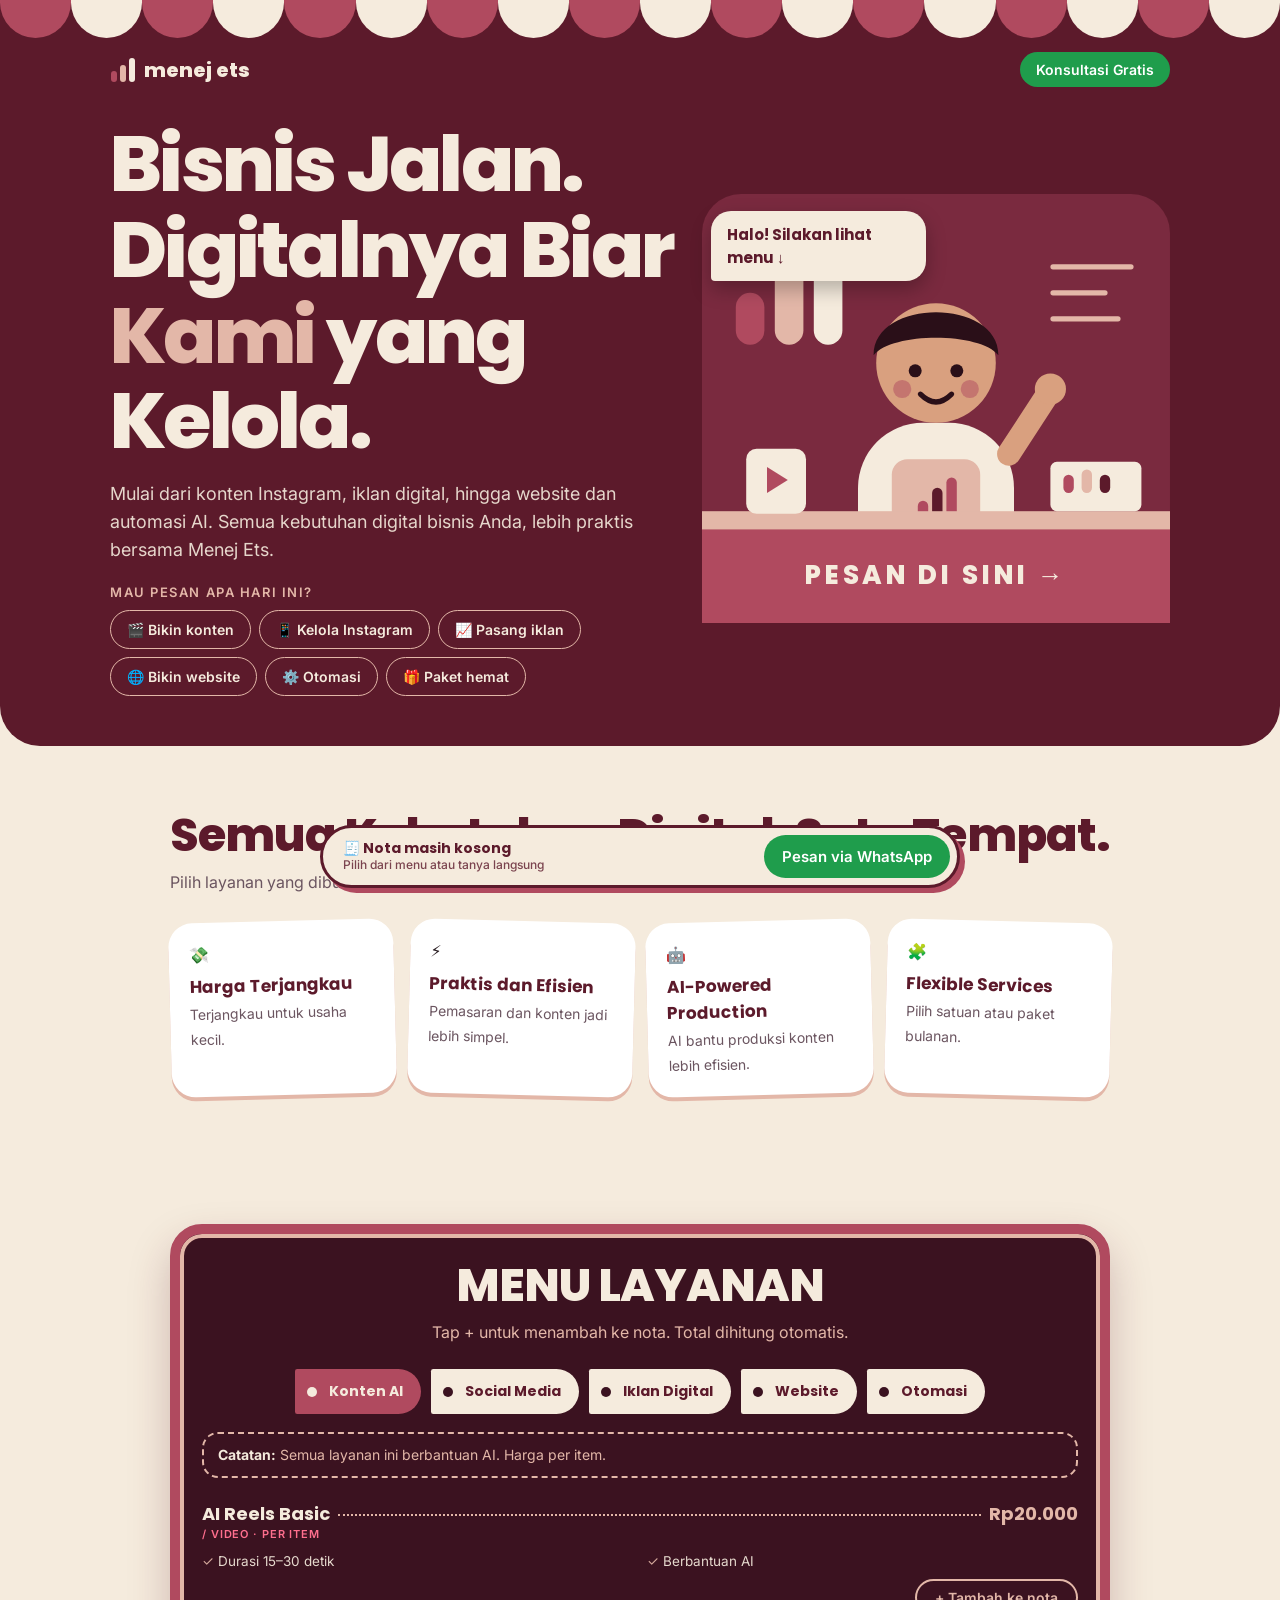
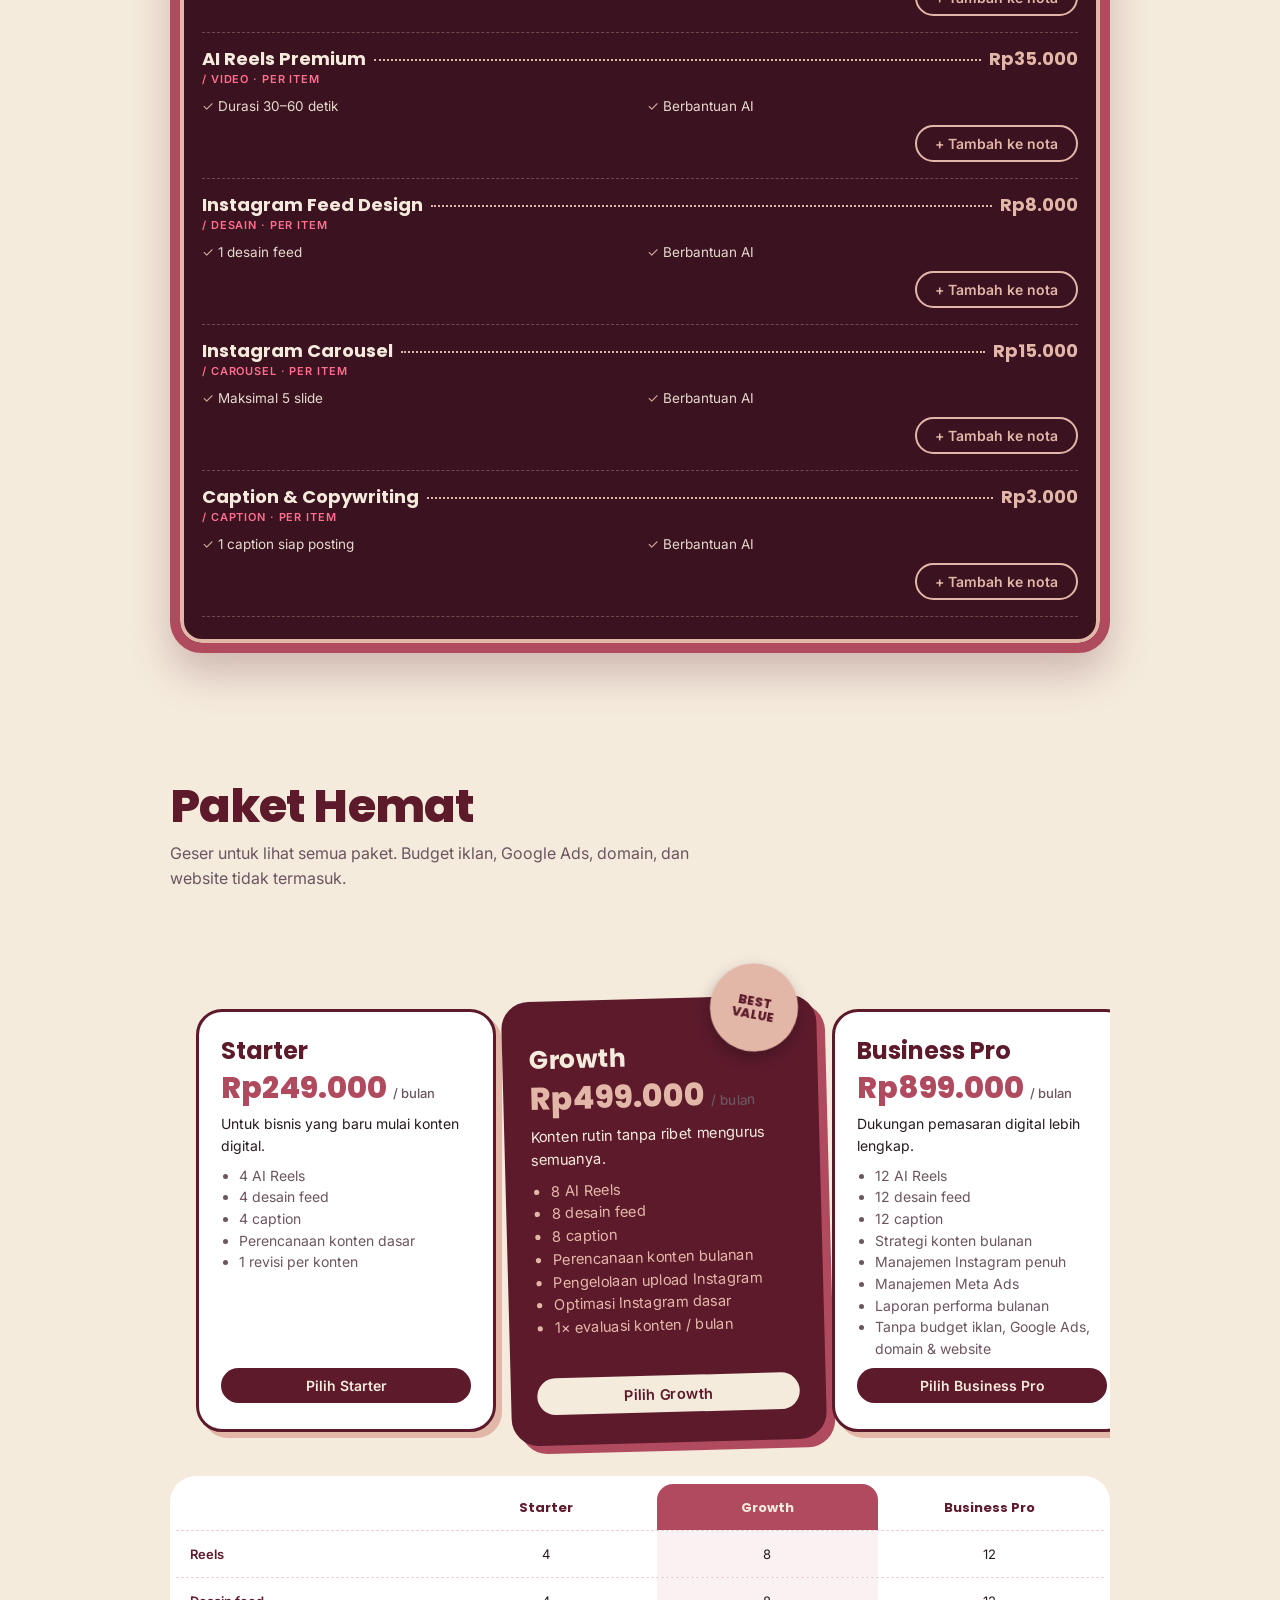
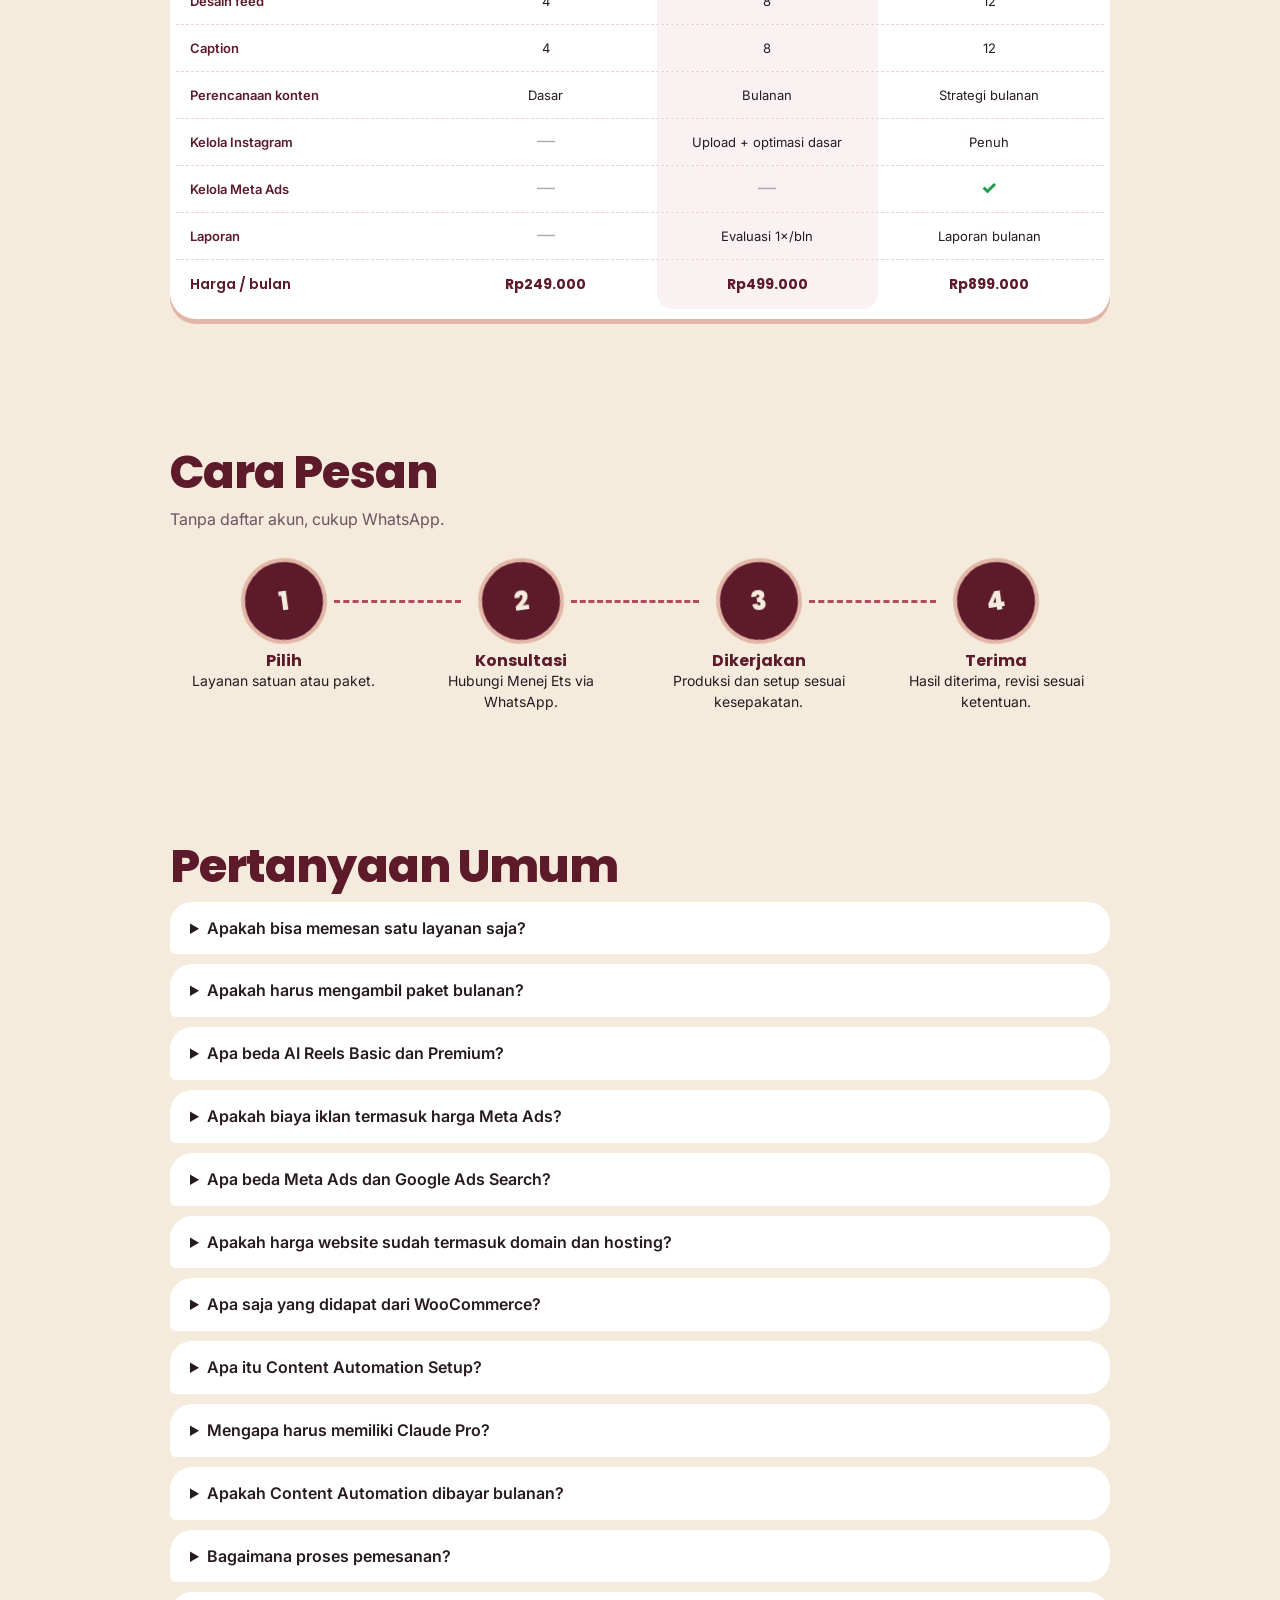
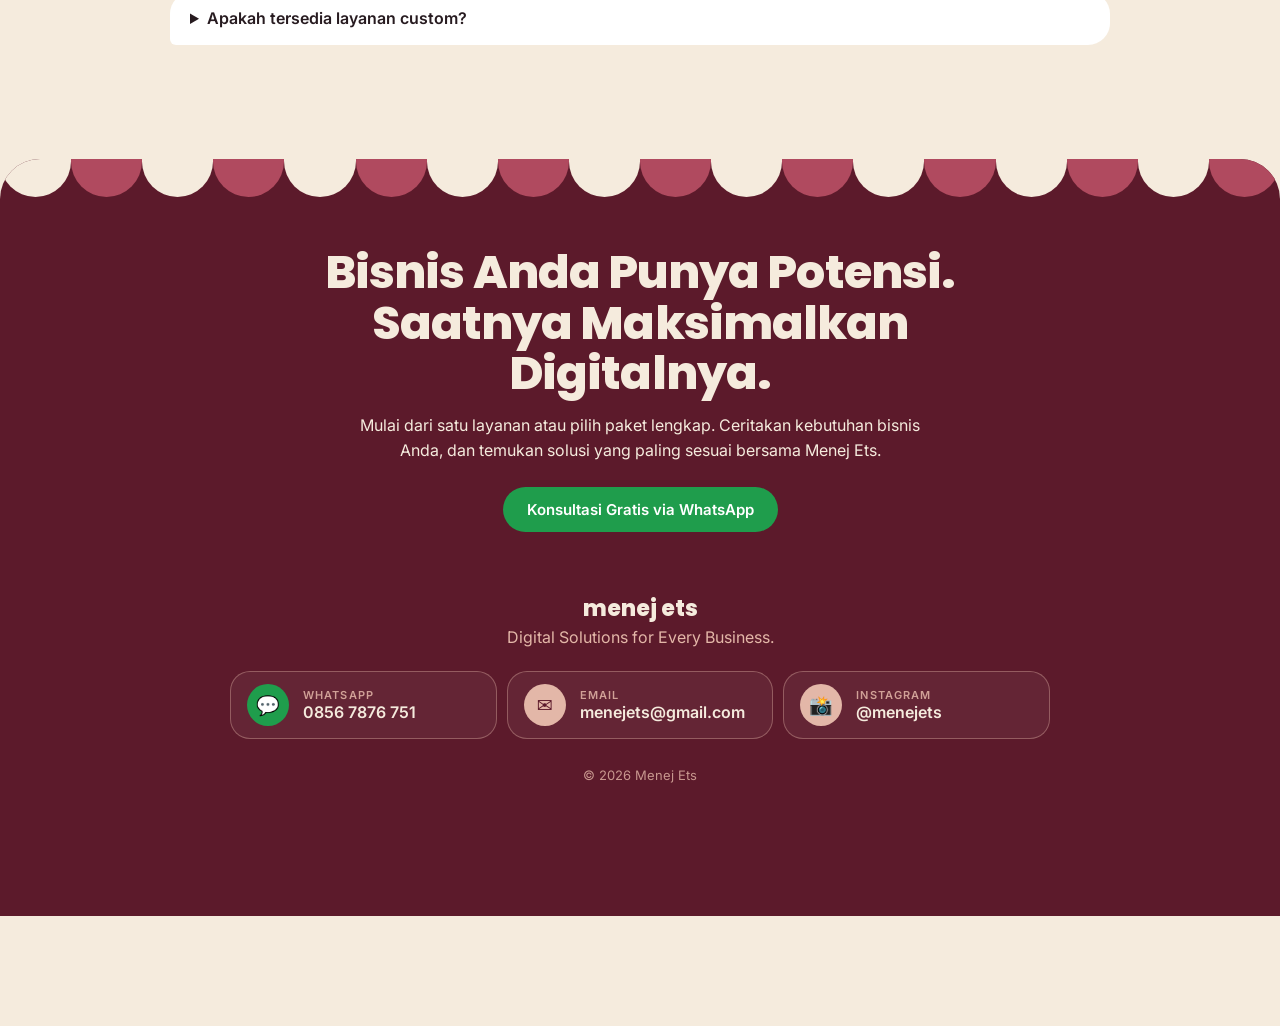
<file: index (1).html>
<!DOCTYPE html>
<html lang="id"><head><meta charset="utf-8">
<meta name="viewport" content="width=device-width, initial-scale=1, viewport-fit=cover">
<title>Menej Ets — Toko Digital</title>
<meta name="description" content="Toko layanan digital: konten AI, Instagram, iklan, website, automasi. Lihat menu, harga jelas, pesan via WhatsApp.">
<link rel="stylesheet" href="https://fonts.googleapis.com/css2?family=Inter:wght@400;500;600&family=Poppins:wght@600;700;800&display=swap">
<style>
:root{--mr:#5C1A2B;--rs:#B04A5F;--bl:#E3B7A8;--cr:#F5EBDD;--bg:#F5EBDD;--card:#fff;--tx:#271B20;--mu:#6b5560;--h:#5C1A2B;--bd:#3b1220;color-scheme:light;box-sizing:border-box;padding-top:env(safe-area-inset-top,0px);padding-bottom:env(safe-area-inset-bottom,0px)}
@media(prefers-color-scheme:dark){:root:not([data-theme=light]){--bg:#2a0f18;--card:#3b1824;--tx:#F5EBDD;--mu:#d9bfb8;--h:#E3B7A8;--bd:#1d0911;color-scheme:dark}}
*{box-sizing:border-box;margin:0}html{scroll-behavior:smooth;scroll-padding-top:20px}
body{font:16px/1.55 Inter,system-ui,sans-serif;background:var(--bg);color:var(--tx);padding-bottom:110px;overflow-x:hidden}
h1,h2,h3,.nm,.pr,.big{font-family:Poppins,Inter,sans-serif;line-height:1.1}
section{max-width:980px;margin:auto;padding:64px 20px}
h2{font-size:clamp(28px,5.5vw,46px);color:var(--h);font-weight:800;letter-spacing:-.02em;margin-bottom:10px}.sub{color:var(--mu);margin-bottom:26px;max-width:560px}
.awn{display:flex;height:38px}.awn i{flex:1;border-radius:0 0 50px 50px}
.hero{background:var(--mr);color:var(--cr);border-radius:0 0 40px 40px;padding-bottom:30px}
.top{display:flex;justify-content:space-between;align-items:center;padding:14px 20px;max-width:1100px;margin:auto}
.logo{font:800 20px Poppins;display:flex;gap:8px;align-items:center}
.btn{display:inline-block;border:0;border-radius:99px;padding:13px 24px;font:600 15px Inter;cursor:pointer;text-decoration:none;background:var(--bl);color:var(--mr);transition:transform .2s}.btn:hover{transform:translateY(-2px) rotate(-1deg)}.btn.w{background:#1f9d4c;color:#fff}.btn.s{padding:9px 16px;font-size:14px}
.hg{max-width:1100px;margin:auto;padding:20px;display:grid;grid-template-columns:1.1fr .9fr;gap:20px;align-items:center}
.hg h1{font-size:clamp(38px,7.6vw,78px);font-weight:800;letter-spacing:-.035em}.hg em{font-style:normal;color:var(--bl)}
.hg p{margin:16px 0 20px;font-size:18px;opacity:.9}.ask{font:600 13px Inter;letter-spacing:.12em;text-transform:uppercase;color:var(--bl);margin-bottom:10px}
.chips{display:flex;flex-wrap:wrap;gap:8px}.chip{border:1.5px solid var(--bl);color:var(--cr);background:none;border-radius:99px;padding:10px 16px;font:600 14px Inter;cursor:pointer}.chip:hover{background:var(--bl);color:var(--mr)}
.scene{position:relative}.scene svg{width:100%;height:auto;display:block}
.bub{position:absolute;left:2%;top:4%;background:var(--cr);color:var(--mr);font:700 15px Poppins;padding:12px 16px;border-radius:20px 20px 20px 4px;box-shadow:0 8px 20px #0004;animation:pop .6s .5s both;max-width:46%}
@keyframes pop{from{transform:scale(.4);opacity:0}}@keyframes bob{50%{transform:translateY(-6px)}}@keyframes wave{50%{transform:rotate(-24deg)}}
.bob{animation:bob 3s ease-in-out infinite}.wv{transform-origin:240px 190px;animation:wave 1.6s ease-in-out infinite}
@media(prefers-reduced-motion:reduce){*{animation:none!important;scroll-behavior:auto;transition:none!important}}
.vp{display:grid;grid-template-columns:repeat(auto-fit,minmax(200px,1fr));gap:14px}.vp div{background:var(--card);border-radius:24px;padding:20px;box-shadow:0 4px 0 var(--bl)}.vp div:nth-child(odd){transform:rotate(-1.5deg)}.vp div:nth-child(even){transform:rotate(1.5deg)}.vp b{font:700 17px Poppins;display:block;margin:6px 0 2px;color:var(--h)}.vp span{font-size:14px;color:var(--mu)}
.board{background:var(--bd);color:var(--cr);border:10px solid var(--rs);border-radius:32px;padding:26px 22px;box-shadow:0 0 0 4px var(--bl) inset,0 20px 40px #5c1a2b40}
.board h2{color:var(--cr);text-align:center}.board .sub{color:var(--bl);text-align:center;margin:0 auto 20px}
.tabs{display:flex;gap:10px;overflow-x:auto;padding:4px 2px 12px;justify-content:center;flex-wrap:wrap}
.tab{position:relative;border:0;background:var(--cr);color:var(--mr);padding:12px 18px 12px 34px;border-radius:10px 99px 99px 10px;font:700 14px Poppins;cursor:pointer;white-space:nowrap}
.tab:before{content:"";position:absolute;left:12px;top:50%;width:10px;height:10px;margin-top:-5px;border-radius:50%;background:var(--bd)}.tab.on{background:var(--rs);color:var(--cr)}.tab.on:before{background:var(--cr)}
.note{border:2px dashed var(--bl);border-radius:16px;padding:10px 14px;font-size:14px;color:var(--bl);margin:6px 0 10px}.note b{color:var(--cr)}
.mi{padding:16px 0;border-bottom:1.5px dashed #E3B7A855}
.mi .l{display:flex;align-items:baseline;gap:8px}.nm{font-weight:700;font-size:18px}.dots{flex:1;border-bottom:2px dotted var(--bl);transform:translateY(-4px)}.pr{font-weight:700;font-size:18px;color:var(--bl);white-space:nowrap}
.un{font-size:11px;font-weight:600;text-transform:uppercase;letter-spacing:.08em;color:var(--rs);filter:brightness(1.5);margin-top:2px}
.dl{list-style:none;padding:0;margin:8px 0;display:grid;grid-template-columns:repeat(auto-fit,minmax(230px,1fr));gap:2px 14px;font-size:13.5px;opacity:.92}.dl li:before{content:"✓ ";color:var(--bl)}
.ft{display:flex;justify-content:flex-end}
.add{border:2px solid var(--bl);color:var(--bl);background:none;border-radius:99px;padding:8px 18px;font:600 14px Inter;cursor:pointer}.add:hover{background:var(--bl);color:var(--mr)}
.qty{display:inline-flex;align-items:center;gap:12px;background:var(--bl);color:var(--mr);border-radius:99px;padding:3px;font-weight:700}.qty button{width:34px;height:34px;border-radius:50%;border:0;background:var(--mr);color:var(--cr);font:700 18px Inter;cursor:pointer}
.pks{display:flex;gap:18px;overflow-x:auto;scroll-snap-type:x mandatory;padding:92px 26px 36px}.pk:first-child{margin-left:auto}.pk:last-child{margin-right:auto}
.pk{flex:0 0 min(300px,80vw);scroll-snap-align:center;background:var(--card);border:3px solid var(--mr);border-radius:26px;padding:26px 22px;position:relative;display:flex;flex-direction:column;gap:8px;box-shadow:6px 6px 0 var(--bl)}
.pk h3{font-size:24px;color:var(--h)}.pk .big{font-weight:800;font-size:30px;color:var(--rs)}.pk .big small{font:500 13px Inter;color:var(--mu)}.pk ul{padding-left:18px;font-size:14px;color:var(--mu)}
.pk.best{background:var(--mr);color:var(--cr);transform:rotate(-1.5deg) scale(1.05);box-shadow:8px 8px 0 var(--rs);padding-top:40px}.pk.best h3{color:var(--cr)}.pk.best .big,.pk.best ul{color:var(--bl)}.pk.best .btn{background:var(--cr)}
.stk{position:absolute;right:14px;top:-34px;z-index:2;width:84px;height:84px;border-radius:50%;background:var(--bl);color:var(--mr);font:800 12px/1.1 Poppins;display:grid;place-items:center;text-align:center;transform:rotate(12deg);box-shadow:0 6px 14px #0004}
.up{background:var(--bl);color:#5C1A2B;border-radius:22px;padding:14px 18px;font-size:14px;margin:6px 0 22px}
table{width:100%;border-collapse:collapse;background:var(--card);border-radius:20px;overflow:hidden;font-size:14px}td,th{padding:10px;text-align:center;border-bottom:1px solid #0001}td:first-child,th:first-child{text-align:left}th{background:var(--mr);color:var(--cr)}.wrap{overflow-x:auto}
details{background:var(--card);border-radius:22px 22px 22px 6px;padding:14px 20px;margin-bottom:10px}summary{cursor:pointer;font-weight:600}details p{margin-top:8px;color:var(--mu);font-size:15px}
.cta{background:var(--mr);color:var(--cr);border-radius:40px 40px 0 0;text-align:center;padding:0 22px 60px;margin-top:40px;overflow:hidden}.cta .awn{margin:0 -22px 50px}.cta h2{color:var(--cr);max-width:700px;margin:0 auto 14px}.cta p{margin:0 auto 24px;max-width:560px}
footer{background:var(--mr);color:var(--bl);padding:0 20px 130px;text-align:center}footer a{color:var(--cr)}
#bar{position:fixed;left:50%;transform:translateX(-50%);bottom:calc(12px + env(safe-area-inset-bottom,0px));width:min(94%,640px);z-index:30;background:var(--cr);color:var(--mr);border:3px solid var(--mr);border-radius:99px;padding:7px 7px 7px 20px;display:flex;align-items:center;justify-content:space-between;gap:10px;box-shadow:5px 5px 0 var(--rs)}
#sum{flex:1;min-width:0;background:none;border:0;color:var(--mr);font:500 12px/1.35 Inter;text-align:left;cursor:pointer;padding:0}#sum b{display:block;font:700 14px/1.25 Poppins,Inter,sans-serif;white-space:nowrap}#sum span{display:block;opacity:.8}
#bar .btn{white-space:nowrap;flex:none;padding:12px 18px}#bar .sh{display:none}
@media(max-width:480px){#bar{padding-left:16px}#bar .lg{display:none}#bar .sh{display:inline}#bar .btn{padding:12px 16px}}
.hcta{cursor:pointer}.hcta rect{transition:fill .2s}.hcta:hover rect:first-child,.hcta:focus rect:first-child{fill:#c4566c}.hcta:active text{opacity:.8}.hcta text{pointer-events:none}
#sheet{position:fixed;inset:0;background:#0007;z-index:40;display:none;align-items:flex-end;justify-content:center}#sheet.on{display:flex}
.strk{background:var(--card);width:min(100%,520px);border-radius:28px 28px 0 0;padding:24px 22px calc(24px + env(safe-area-inset-bottom,0px));max-height:85vh;overflow:auto;border-top:6px dashed var(--rs)}.strk h3{color:var(--h);margin-bottom:10px}
.li{display:flex;justify-content:space-between;align-items:center;gap:8px;padding:10px 0;border-bottom:2px dashed #b04a5f55;font-size:14px}.li .qty{padding:3px;gap:8px;background:var(--mr);color:var(--cr)}.li .qty button{width:28px;height:28px;background:var(--bl);color:var(--mr)}
.tot{margin:14px 0;font-weight:700}.tot div{display:flex;justify-content:space-between}
@media(max-width:760px){.hg{grid-template-columns:1fr}.bub{font-size:13px}}

.cmp{background:var(--card);border-radius:26px;padding:8px 6px 10px;box-shadow:0 5px 0 var(--bl);margin-top:8px}
.cmp .r{display:grid;grid-template-columns:1.15fr 1fr 1fr 1fr;align-items:center;padding:0 4px}
.cmp .r>*{padding:11px 4px;text-align:center;font-size:13px;line-height:1.25;min-height:46px;display:flex;align-items:center;justify-content:center}
.cmp .r>:first-child{justify-content:flex-start;text-align:left;font-weight:600;color:var(--h);padding-left:10px}
.cmp .r+.r{border-top:1.5px dashed #b04a5f40}
.cmp .hd>*{font:700 13px/1.1 Poppins,Inter,sans-serif;color:var(--h);padding-top:14px;padding-bottom:12px}
.cmp .hd .g{color:var(--cr)}
.cmp .g{background:#B04A5F14}.cmp .hd .g{background:var(--rs);border-radius:16px 16px 0 0}
.cmp .no{color:var(--mu);opacity:.5;font-size:18px}.cmp .ok{color:#1f9d4c;font-weight:800;font-size:18px}
.cmp .pr2>*{font:800 14px Poppins,Inter,sans-serif;color:var(--h);padding-top:14px;padding-bottom:14px}
.cmp .pr2 .g{border-radius:0 0 16px 16px;color:var(--h)}
.cmp small{display:block;font:500 10.5px Inter;color:var(--mu);margin-top:2px}
@media(max-width:380px){.cmp .r>*{font-size:12px}.cmp .pr2>*{font-size:12.5px}}
.ct{display:grid;grid-template-columns:1fr;gap:10px;max-width:360px;margin:22px auto 0;text-align:left}
.ct a{display:flex;align-items:center;gap:14px;padding:12px 16px;border:1.5px solid #E3B7A860;border-radius:20px;text-decoration:none;color:var(--cr);background:#ffffff0d;transition:background .2s,transform .2s}
.ct a:hover{background:#ffffff1c;transform:translateY(-2px)}
.ct i{flex:none;width:42px;height:42px;border-radius:50%;display:grid;place-items:center;font-style:normal;font-size:19px;background:var(--bl);color:var(--mr)}
.ct a:first-child i{background:#1f9d4c;color:#fff}
.ct span{display:block;font:600 11px Inter;letter-spacing:.1em;text-transform:uppercase;color:var(--bl);opacity:.85}
.ct b{display:block;font:600 16px/1.3 Inter;color:var(--cr);word-break:break-all}
@media(min-width:760px){.ct{grid-template-columns:repeat(3,1fr);max-width:820px}}

/* Cara Pesan: alur bergaris (vertikal di HP, horizontal di desktop) */
.st{display:flex;flex-direction:column;margin-top:20px}
.st div{position:relative;display:grid;grid-template-columns:64px 1fr;column-gap:16px;align-items:center;text-align:left;padding:0 0 28px;font-size:14px}
.st div:last-child{padding-bottom:0}
.st div:not(:last-child):after{content:"";position:absolute;left:30px;top:68px;bottom:4px;border-left:3px dashed var(--rs)}
.st b{grid-row:1/3;width:64px;height:64px;border-radius:50%;background:var(--mr);color:var(--cr);display:grid;place-items:center;font:800 22px Poppins;border:4px solid var(--bl);transform:rotate(-8deg);position:relative;z-index:1}
.st h3{align-self:end;font-size:17px;color:var(--h)}
.st div>:not(b):not(h3){align-self:start}
@media(min-width:761px){
.st{flex-direction:row;gap:10px}
.st div{flex:1;display:block;text-align:center;padding:0 6px}
.st div:not(:last-child):after{left:calc(50% + 50px);right:calc(-50% + 50px);top:42px;bottom:auto;border-left:0;border-top:3px dashed var(--rs)}
.st b{width:86px;height:86px;font-size:26px;margin:0 auto 8px}
.st h3{font-size:16px}
}
</style></head><body>
<header class="hero"><div class="awn" id="awn1"></div>
<div class="top"><span class="logo"><svg width="26" height="26" viewBox="0 0 26 26"><rect x="1" y="14" width="6" height="11" rx="3" fill="#B04A5F"/><rect x="10" y="8" width="6" height="17" rx="3" fill="#E3B7A8"/><rect x="19" y="1" width="6" height="24" rx="3" fill="#F5EBDD"/></svg>menej ets</span><a class="btn s w" id="navwa" href="#">Konsultasi Gratis</a></div>
<div class="hg"><div>
<h1>Bisnis Jalan. Digitalnya Biar <em>Kami</em> yang Kelola.</h1>
<p>Mulai dari konten Instagram, iklan digital, hingga website dan automasi AI. Semua kebutuhan digital bisnis Anda, lebih praktis bersama Menej Ets.</p>
<div class="ask">Mau pesan apa hari ini?</div><div class="chips" id="hc"></div></div>
<div class="scene"><div class="bub">Halo! Silakan lihat menu ↓</div>
<svg viewBox="0 0 360 330" role="img" aria-label="Ilustrasi penjaga toko digital Menej Ets"><rect width="360" height="330" rx="30" fill="#7a2a3f"/>
<g transform="translate(26 30)"><rect y="46" width="22" height="40" rx="11" fill="#B04A5F"/><rect x="30" y="24" width="22" height="62" rx="11" fill="#E3B7A8"/><rect x="60" width="22" height="86" rx="11" fill="#F5EBDD"/></g>
<g transform="translate(270 36)" fill="none" stroke="#E3B7A8" stroke-width="4" stroke-linecap="round"><path d="M0 20h60M0 40h40M0 60h50"/></g>
<g class="bob"><rect x="120" y="176" width="120" height="150" rx="50" fill="#F5EBDD"/><rect x="146" y="204" width="68" height="70" rx="12" fill="#E3B7A8"/><g transform="translate(166 218)"><rect y="18" width="8" height="14" rx="4" fill="#B04A5F"/><rect x="11" y="8" width="8" height="24" rx="4" fill="#5C1A2B"/><rect x="22" width="8" height="32" rx="4" fill="#B04A5F"/></g>
<circle cx="180" cy="130" r="46" fill="#D9A07F"/><path d="M132 124c0-44 96-44 96 0c-14-18-82-18-96 0z" fill="#2a0f18"/><circle cx="164" cy="136" r="5" fill="#2a0f18"/><circle cx="196" cy="136" r="5" fill="#2a0f18"/><circle cx="154" cy="150" r="7" fill="#B04A5F" opacity=".5"/><circle cx="206" cy="150" r="7" fill="#B04A5F" opacity=".5"/><path d="M168 154q12 12 24 0" stroke="#2a0f18" stroke-width="4" fill="none" stroke-linecap="round"/>
<g class="wv"><path d="M236 200l30-46" stroke="#D9A07F" stroke-width="18" stroke-linecap="round"/><circle cx="268" cy="150" r="12" fill="#D9A07F"/></g></g>
<a id="svgwa" class="hcta" href="#" role="link" aria-label="Pesan via WhatsApp" tabindex="0"><rect y="250" width="360" height="80" rx="0" fill="#B04A5F"/><rect y="244" width="360" height="14" fill="#E3B7A8"/><text x="180" y="300" text-anchor="middle" font-family="Poppins" font-weight="800" font-size="20" fill="#F5EBDD" letter-spacing="3">PESAN DI SINI →</text></a>
<rect x="34" y="196" width="46" height="50" rx="8" fill="#F5EBDD"/><path d="M50 210l16 10l-16 10z" fill="#B04A5F"/>
<rect x="268" y="206" width="70" height="38" rx="5" fill="#F5EBDD"/><rect x="278" y="216" width="8" height="14" rx="4" fill="#B04A5F"/><rect x="292" y="212" width="8" height="18" rx="4" fill="#E3B7A8"/><rect x="306" y="216" width="8" height="14" rx="4" fill="#5C1A2B"/></svg></div></div></header>

<section><h2>Semua Kebutuhan Digital, Satu Tempat.</h2><p class="sub">Pilih layanan yang dibutuhkan, harga jelas di depan.</p>
<div class="vp"><div>💸<b>Harga Terjangkau</b><span>Terjangkau untuk usaha kecil.</span></div><div>⚡<b>Praktis dan Efisien</b><span>Pemasaran dan konten jadi lebih simpel.</span></div><div>🤖<b>AI-Powered Production</b><span>AI bantu produksi konten lebih efisien.</span></div><div>🧩<b>Flexible Services</b><span>Pilih satuan atau paket bulanan.</span></div></div></section>

<section id="layanan"><div class="board"><h2>MENU LAYANAN</h2><p class="sub">Tap + untuk menambah ke nota. Total dihitung otomatis.</p>
<div class="tabs" id="tabs"></div><div class="note" id="note"></div><div id="rows"></div></div></section>

<section id="paket"><h2>Paket Hemat</h2><p class="sub">Geser untuk lihat semua paket. Budget iklan, Google Ads, domain, dan website tidak termasuk.</p>
<div class="pks" id="pk"></div>
<div class="cmp"><div class="r hd"><div></div><div>Starter</div><div class="g">Growth</div><div>Business Pro</div></div><div class="r"><div>Reels</div><div>4</div><div class=g>8</div><div>12</div></div><div class="r"><div>Desain feed</div><div>4</div><div class=g>8</div><div>12</div></div><div class="r"><div>Caption</div><div>4</div><div class=g>8</div><div>12</div></div><div class="r"><div>Perencanaan konten</div><div>Dasar</div><div class=g>Bulanan</div><div>Strategi bulanan</div></div><div class="r"><div>Kelola Instagram</div><div><span class="no">—</span></div><div class=g>Upload + optimasi dasar</div><div>Penuh</div></div><div class="r"><div>Kelola Meta Ads</div><div><span class="no">—</span></div><div class=g><span class="no">—</span></div><div><span class="ok">✓</span></div></div><div class="r"><div>Laporan</div><div><span class="no">—</span></div><div class=g>Evaluasi 1×/bln</div><div>Laporan bulanan</div></div><div class="r pr2"><div>Harga / bulan</div><div><b>Rp249.000</b></div><div class=g><b>Rp499.000</b></div><div><b>Rp899.000</b></div></div></div></section>

<section><h2>Cara Pesan</h2><p class="sub">Tanpa daftar akun, cukup WhatsApp.</p>
<div class="st"><div><b>1</b><h3>Pilih</h3>Layanan satuan atau paket.</div><div><b>2</b><h3>Konsultasi</h3>Hubungi Menej Ets via WhatsApp.</div><div><b>3</b><h3>Dikerjakan</h3>Produksi dan setup sesuai kesepakatan.</div><div><b>4</b><h3>Terima</h3>Hasil diterima, revisi sesuai ketentuan.</div></div></section>

<section id="faq"><h2>Pertanyaan Umum</h2><div id="fq"></div></section>

<div class="cta"><div class="awn" id="awn2"></div><h2>Bisnis Anda Punya Potensi. Saatnya Maksimalkan Digitalnya.</h2><p>Mulai dari satu layanan atau pilih paket lengkap. Ceritakan kebutuhan bisnis Anda, dan temukan solusi yang paling sesuai bersama Menej Ets.</p><a class="btn w" id="ctawa" href="#">Konsultasi Gratis via WhatsApp</a></div>
<footer><p style="font:800 22px Poppins;color:var(--cr)">menej ets</p><p>Digital Solutions for Every Business.</p>
<div class="ct"><a href="https://wa.me/628567876751"><i>💬</i><div><span>WhatsApp</span><b>0856 7876 751</b></div></a><a href="mailto:menejets@gmail.com"><i>✉️</i><div><span>Email</span><b>menejets@gmail.com</b></div></a><a href="https://instagram.com/menejets"><i>📸</i><div><span>Instagram</span><b>@menejets</b></div></a></div>
<p style="font-size:13px;margin-top:26px;opacity:.8">© 2026 Menej Ets</p></footer>

<div id="bar"><button id="sum" onclick="sheet(1)"></button><a class="btn w" id="cwa" href="#"><span class="lg">Pesan via WhatsApp</span><span class="sh">Pesan WA</span></a></div>
<div id="sheet" onclick="if(event.target==this)sheet(0)"><div class="strk"><h3>🧾 Nota Pesanan</h3><div id="sl"></div><div class="tot" id="st"></div><a class="btn w" id="cwa2" href="#" style="display:block;text-align:center">Kirim via WhatsApp</a><p style="font-size:12px;color:var(--mu);margin-top:10px">Estimasi. Harga website adalah harga awal, lingkup dikonfirmasi. Budget iklan dan biaya pihak ketiga tidak termasuk.</p></div></div>

<script>
const WA='628567876751',R=n=>'Rp'+n.toLocaleString('id-ID'),wa=t=>`https://wa.me/${WA}?text=`+encodeURIComponent(t),$=s=>document.querySelector(s);
const awn=a=>Array.from({length:18},(_,i)=>`<i style="background:${(i+a)%2?'#F5EBDD':'#B04A5F'}"></i>`).join('');$('#awn1').innerHTML=awn(0);$('#awn2').innerHTML=awn(1);
// Data harga terpusat: ubah harga di sini
const S=[
['Konten AI','AI Reels Basic',20000,'u','/ video',['Durasi 15–30 detik','Berbantuan AI']],
['Konten AI','AI Reels Premium',35000,'u','/ video',['Durasi 30–60 detik','Berbantuan AI']],
['Konten AI','Instagram Feed Design',8000,'u','/ desain',['1 desain feed','Berbantuan AI']],
['Konten AI','Instagram Carousel',15000,'u','/ carousel',['Maksimal 5 slide','Berbantuan AI']],
['Konten AI','Caption & Copywriting',3000,'u','/ caption',['1 caption siap posting','Berbantuan AI']],
['Social Media','Upload & Scheduling',99000,'m','/ bulan',['Upload konten dari klien','Penjadwalan dasar','Koordinasi publikasi','Produksi konten tidak termasuk']],
['Social Media','Basic Instagram Management',199000,'m','/ bulan',['Kelola akun dasar','Upload & penjadwalan','Optimasi profil dasar','Produksi konten tidak termasuk kecuali dibeli terpisah']],
['Iklan Digital','Meta Ads Setup',99000,'o','sekali setup',['Persiapan iklan Instagram & Facebook','Beda dari pengelolaan']],
['Iklan Digital','Meta Ads Management',199000,'m','/ bulan',['Kelola iklan Instagram & Facebook','Tanpa jaminan hasil']],
['Iklan Digital','Google Ads Search Setup',149000,'o','sekali setup',['Persiapan kampanye pencarian Google','Beda dari pengelolaan']],
['Iklan Digital','Google Ads Search Management',249000,'m','/ bulan',['Kelola kampanye pencarian Google','Tanpa jaminan hasil']],
['Website','AI Website / Landing Page',149000,'o','harga mulai dari',['Landing page sederhana','Info bisnis dasar','CTA kontak','Responsif']],
['Website','WordPress Website',399000,'o','harga mulai dari',['Website bisnis dasar','Halaman standar','Responsif','Seksi kontak dasar']],
['Website','Framer Website',499000,'o','harga mulai dari',['Landing page modern','Desain premium','Animasi halus','Responsif']],
['Website','WooCommerce Store',699000,'o','harga mulai dari',['WordPress + WooCommerce','Toko dasar, maks. 5 produk awal','Katalog, keranjang, checkout','Pembayaran dasar','Responsif + panduan singkat']],
['Otomasi','Content Automation Setup',499000,'o','ONE-TIME SETUP',['Setup workflow & konfigurasi Claude','Claude Code workflow (jika didukung)','Instruksi AI kustom','Workflow ide, naskah, caption','Workflow video AI & publikasi (jika didukung)','Testing, dokumentasi, serah terima','Wajib punya Claude Pro aktif (tidak termasuk)','API & langganan pihak ketiga tidak termasuk']]];
const N={'Konten AI':'Semua layanan ini berbantuan AI. Harga per item.','Social Media':'Bulanan. Produksi konten penuh tidak otomatis termasuk.','Iklan Digital':'Budget iklan TIDAK termasuk, dibayar langsung ke platform. Setup dan pengelolaan adalah layanan berbeda. Tanpa jaminan penjualan atau performa.','Website':'Harga awal untuk lingkup terbatas. Domain, hosting, plugin berbayar, biaya payment gateway, dan langganan pihak ketiga tidak termasuk. Lingkup dikonfirmasi dulu.','Otomasi':'Sekali bayar, bukan langganan. Claude Pro, API, dan pihak ketiga dibayar terpisah; tidak ada jaminan pemakaian tanpa batas.'};
const TG={u:'Per item',m:'Bayar bulanan',o:'Sekali bayar'};
const P=[['Starter',249000,'Untuk bisnis yang baru mulai konten digital.',['4 AI Reels','4 desain feed','4 caption','Perencanaan konten dasar','1 revisi per konten']],
['Growth',499000,'Konten rutin tanpa ribet mengurus semuanya.',['8 AI Reels','8 desain feed','8 caption','Perencanaan konten bulanan','Pengelolaan upload Instagram','Optimasi Instagram dasar','1× evaluasi konten / bulan']],
['Business Pro',899000,'Dukungan pemasaran digital lebih lengkap.',['12 AI Reels','12 desain feed','12 caption','Strategi konten bulanan','Manajemen Instagram penuh','Manajemen Meta Ads','Laporan performa bulanan','Tanpa budget iklan, Google Ads, domain & website']]];
const cats=[...new Set(S.map(s=>s[0]))],cart={};let tab=cats[0];
const HC=[['🎬 Bikin konten','Konten AI'],['📱 Kelola Instagram','Social Media'],['📈 Pasang iklan','Iklan Digital'],['🌐 Bikin website','Website'],['⚙️ Otomasi','Otomasi']];
$('#hc').innerHTML=HC.map(h=>`<button class="chip" onclick="go('${h[1]}')">${h[0]}</button>`).join('')+'<button class="chip" onclick="location.hash=\'paket\'">🎁 Paket hemat</button>';
function go(c){tab=c;svc();location.hash='layanan'}
const ctl=i=>{const q=cart[S[i][1]];return q?`<div class="qty"><button aria-label="Kurangi" onclick="add(${i},-1)">−</button>${q}<button aria-label="Tambah" onclick="add(${i},1)">+</button></div>`:`<button class="add" onclick="add(${i},1)">+ Tambah ke nota</button>`};
function svc(){$('#tabs').innerHTML=cats.map(c=>`<button class="tab${c==tab?' on':''}" onclick="go('${c}')">${c}</button>`).join('');$('#note').innerHTML='<b>Catatan:</b> '+N[tab];
$('#rows').innerHTML=S.map((s,i)=>s[0]!=tab?'':`<div class="mi"><div class="l"><span class="nm">${s[1]}</span><i class="dots"></i><span class="pr">${R(s[2])}</span></div><div class="un">${s[4]} · ${TG[s[3]]}</div><ul class="dl">${s[5].map(x=>`<li>${x}</li>`).join('')}</ul><div class="ft">${ctl(i)}</div></div>`).join('')}
$('#pk').innerHTML=P.map((p,i)=>`<div class="pk${i==1?' best':''}">${i==1?'<div class="stk">BEST<br>VALUE</div>':''}<h3>${p[0]}</h3><div class="big">${R(p[1])} <small>/ bulan</small></div><p style="font-size:14px">${p[2]}</p><ul>${p[3].map(x=>`<li>${x}</li>`).join('')}</ul><a class="btn s" style="margin-top:auto;text-align:center;${i==1?'':'background:var(--mr);color:var(--cr)'}" href="${wa(`Halo Menej Ets, saya tertarik dengan paket ${p[0]} ${R(p[1])}/bulan.\n\nMohon informasi detail pengerjaan dan cara memulai.`)}">Pilih ${p[0]}</a></div>`).join('');
function add(i,d){const n=S[i][1];cart[n]=Math.max(0,(cart[n]||0)+d);if(!cart[n])delete cart[n];svc();draw()}
function sheet(o){if(o&&!Object.keys(cart).length)return;$('#sheet').classList.toggle('on',!!o)}
function draw(){const k=Object.keys(cart);let one=0,mo=0,web=0,L=[];
$('#sl').innerHTML=k.map(n=>{const i=S.findIndex(x=>x[1]==n),s=S[i],q=cart[n],sub=s[2]*q;s[3]=='m'?mo+=sub:one+=sub;if(s[0]=='Website')web=1;L.push(`- ${n} (${TG[s[3]].toLowerCase()}): ${q} × ${R(s[2])} = ${R(sub)}`);
return `<div class="li"><span>${n}<br><small>${R(s[2])} × ${q} = ${R(sub)}</small></span>${ctl(i)}</div>`}).join('');
$('#st').innerHTML=`<div><span>Sekali bayar</span><span>${R(one)}</span></div><div><span>Per bulan</span><span>${R(mo)}</span></div>`;
$('#sum').innerHTML=k.length?`<b>🧾 ${k.reduce((a,n)=>a+cart[n],0)} item · lihat nota</b><span>${[one?R(one):'',mo?R(mo)+'/bln':''].filter(Boolean).join(' + ')}</span>`:'<b>🧾 Nota masih kosong</b><span>Pilih dari menu atau tanya langsung</span>';
const cl=k.includes('Content Automation Setup')?'\nSaya sudah memiliki Claude Pro.\n':'';
const u=k.length?wa(`Halo Menej Ets, saya ingin memesan layanan:\n\n${L.join('\n')}\n\nEstimasi sekali bayar: ${R(one)}\nEstimasi per bulan: ${R(mo)}${web?'\n(Website: harga awal, mohon konfirmasi lingkup)':''}\n(Budget iklan & biaya pihak ketiga tidak termasuk)\n${cl}\nMohon informasi proses pemesanannya. Terima kasih.`):wa('Halo Menej Ets, saya ingin konsultasi layanan digital.');
$('#cwa').href=u;$('#cwa2').href=u;$('#svgwa').setAttribute('href',u);if(!k.length)sheet(0)}
const F=[['Apakah bisa memesan satu layanan saja?','Bisa. Semua layanan tersedia satuan.'],['Apakah harus mengambil paket bulanan?','Tidak. Paket bulanan hanya salah satu pilihan.'],['Apa beda AI Reels Basic dan Premium?','Basic berdurasi 15–30 detik (Rp20.000), Premium 30–60 detik (Rp35.000).'],['Apakah biaya iklan termasuk harga Meta Ads?','Tidak. Budget iklan dibayar langsung ke platform. Harga kami untuk setup dan pengelolaan.'],['Apa beda Meta Ads dan Google Ads Search?','Meta Ads untuk Instagram & Facebook. Google Ads Search menjangkau orang yang sedang mencari produk atau layanan di Google.'],['Apakah harga website sudah termasuk domain dan hosting?','Belum. Domain, hosting, plugin berbayar, dan biaya pihak ketiga dibayar terpisah kecuali disepakati.'],['Apa saja yang didapat dari WooCommerce?','WooCommerce terpasang, toko online dasar, maks. 5 produk awal, katalog, keranjang, checkout, pembayaran dasar, responsif, panduan singkat.'],['Apa itu Content Automation Setup?','Setup workflow AI untuk ide, naskah, caption, produksi video, dan persiapan publikasi, termasuk testing dan serah terima.'],['Mengapa harus memiliki Claude Pro?','Workflow dibangun di atas akun Claude Pro milik Anda. Langganan ini tidak termasuk dalam harga.'],['Apakah Content Automation dibayar bulanan?','Tidak. Rp499.000 sekali bayar. Biaya API dan langganan pihak ketiga terpisah.'],['Bagaimana proses pemesanan?','Pilih layanan, kirim pesan via WhatsApp, diskusi kebutuhan, pengerjaan, lalu terima hasil.'],['Apakah tersedia layanan custom?','Bisa didiskusikan lewat WhatsApp sesuai kebutuhan.']];
$('#fq').innerHTML=F.map(f=>`<details><summary>${f[0]}</summary><p>${f[1]}</p></details>`).join('');
['navwa','ctawa'].forEach(i=>$('#'+i).href=wa('Halo Menej Ets, saya ingin konsultasi gratis.'));
svc();draw();
</script></body></html>
</file>
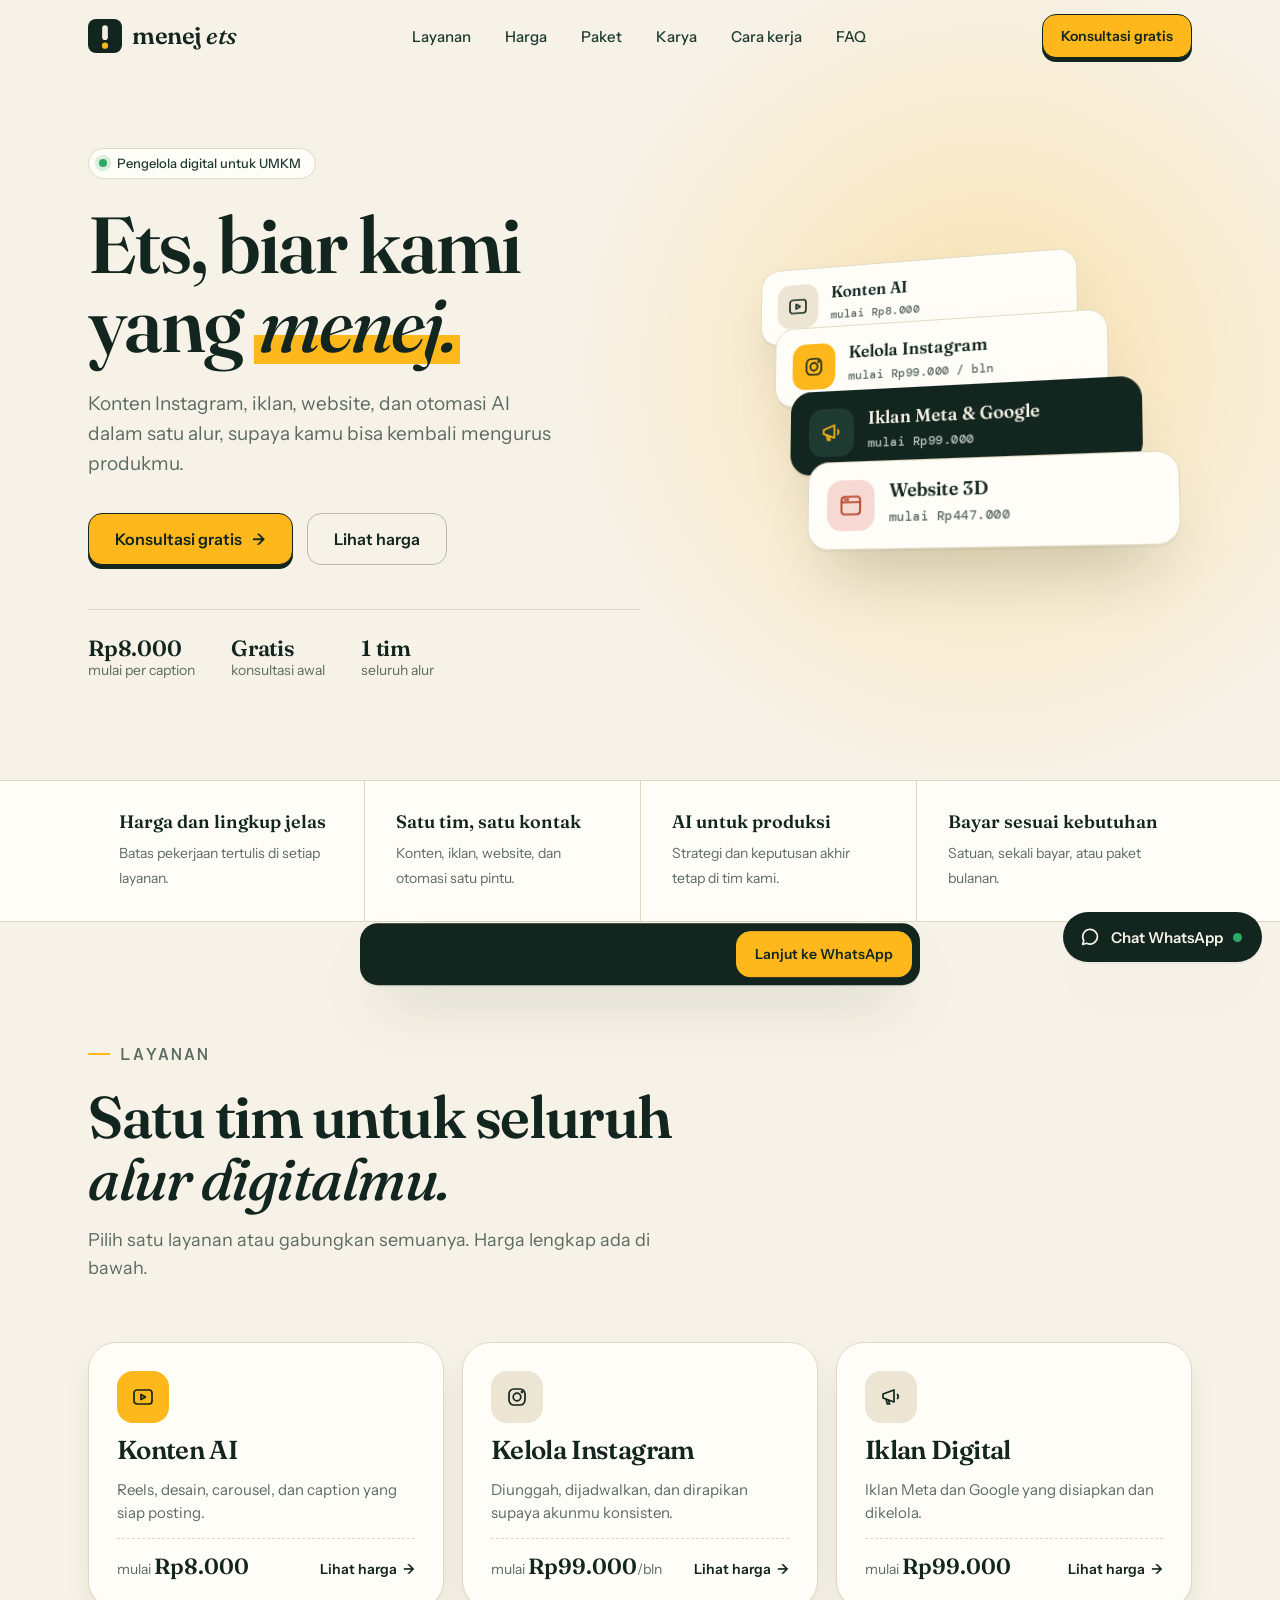
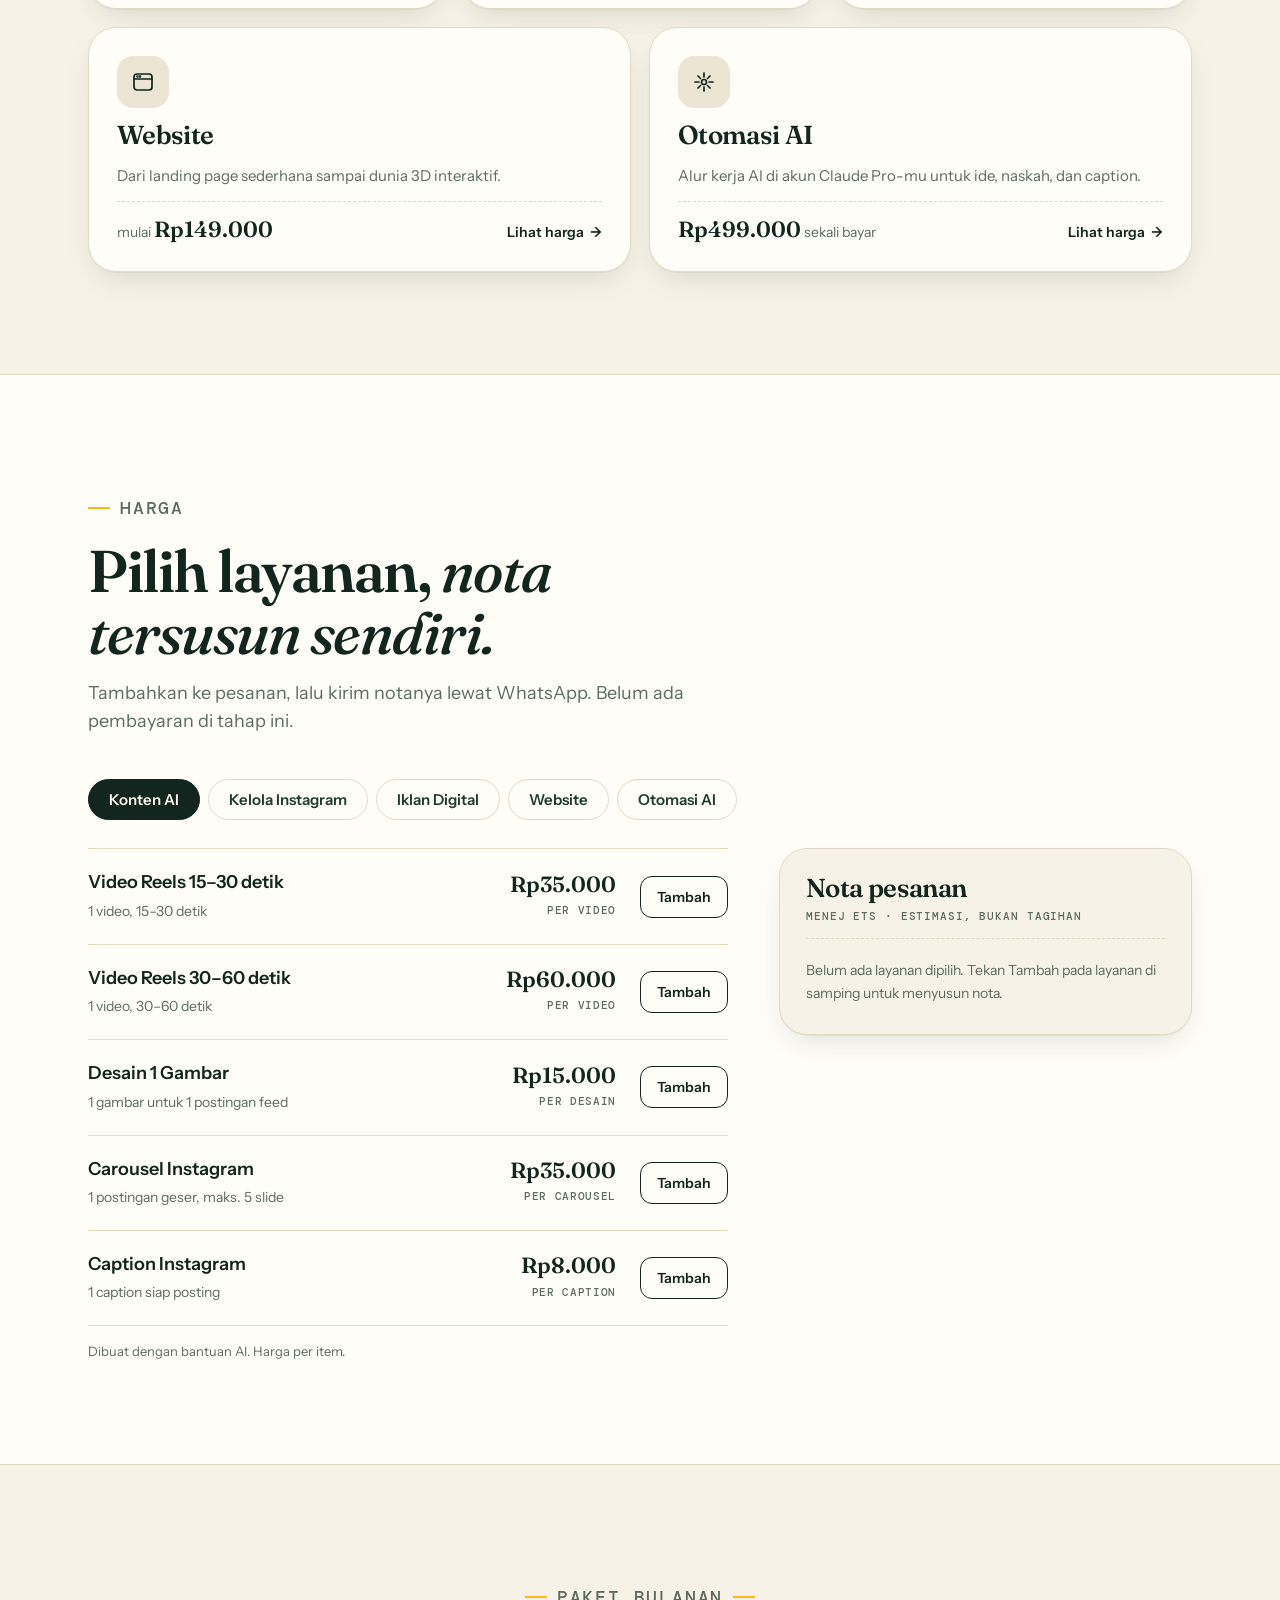
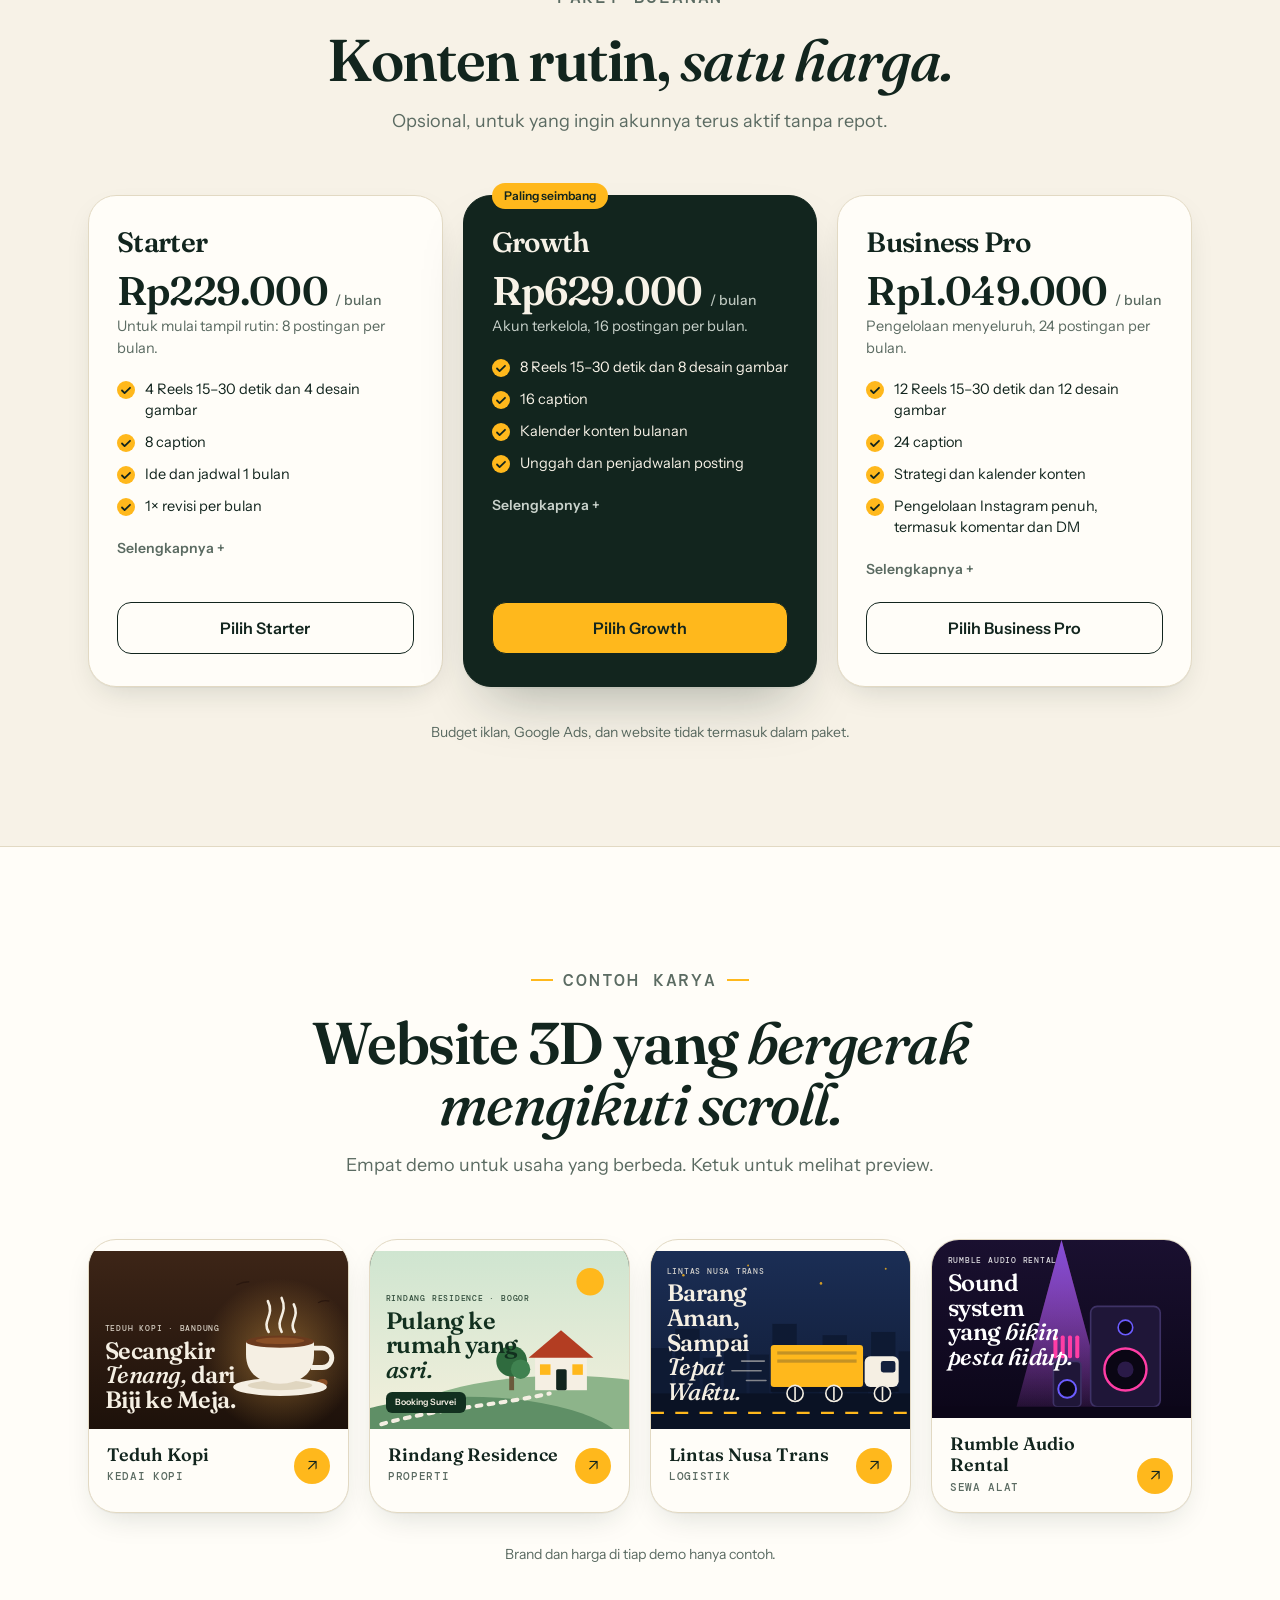
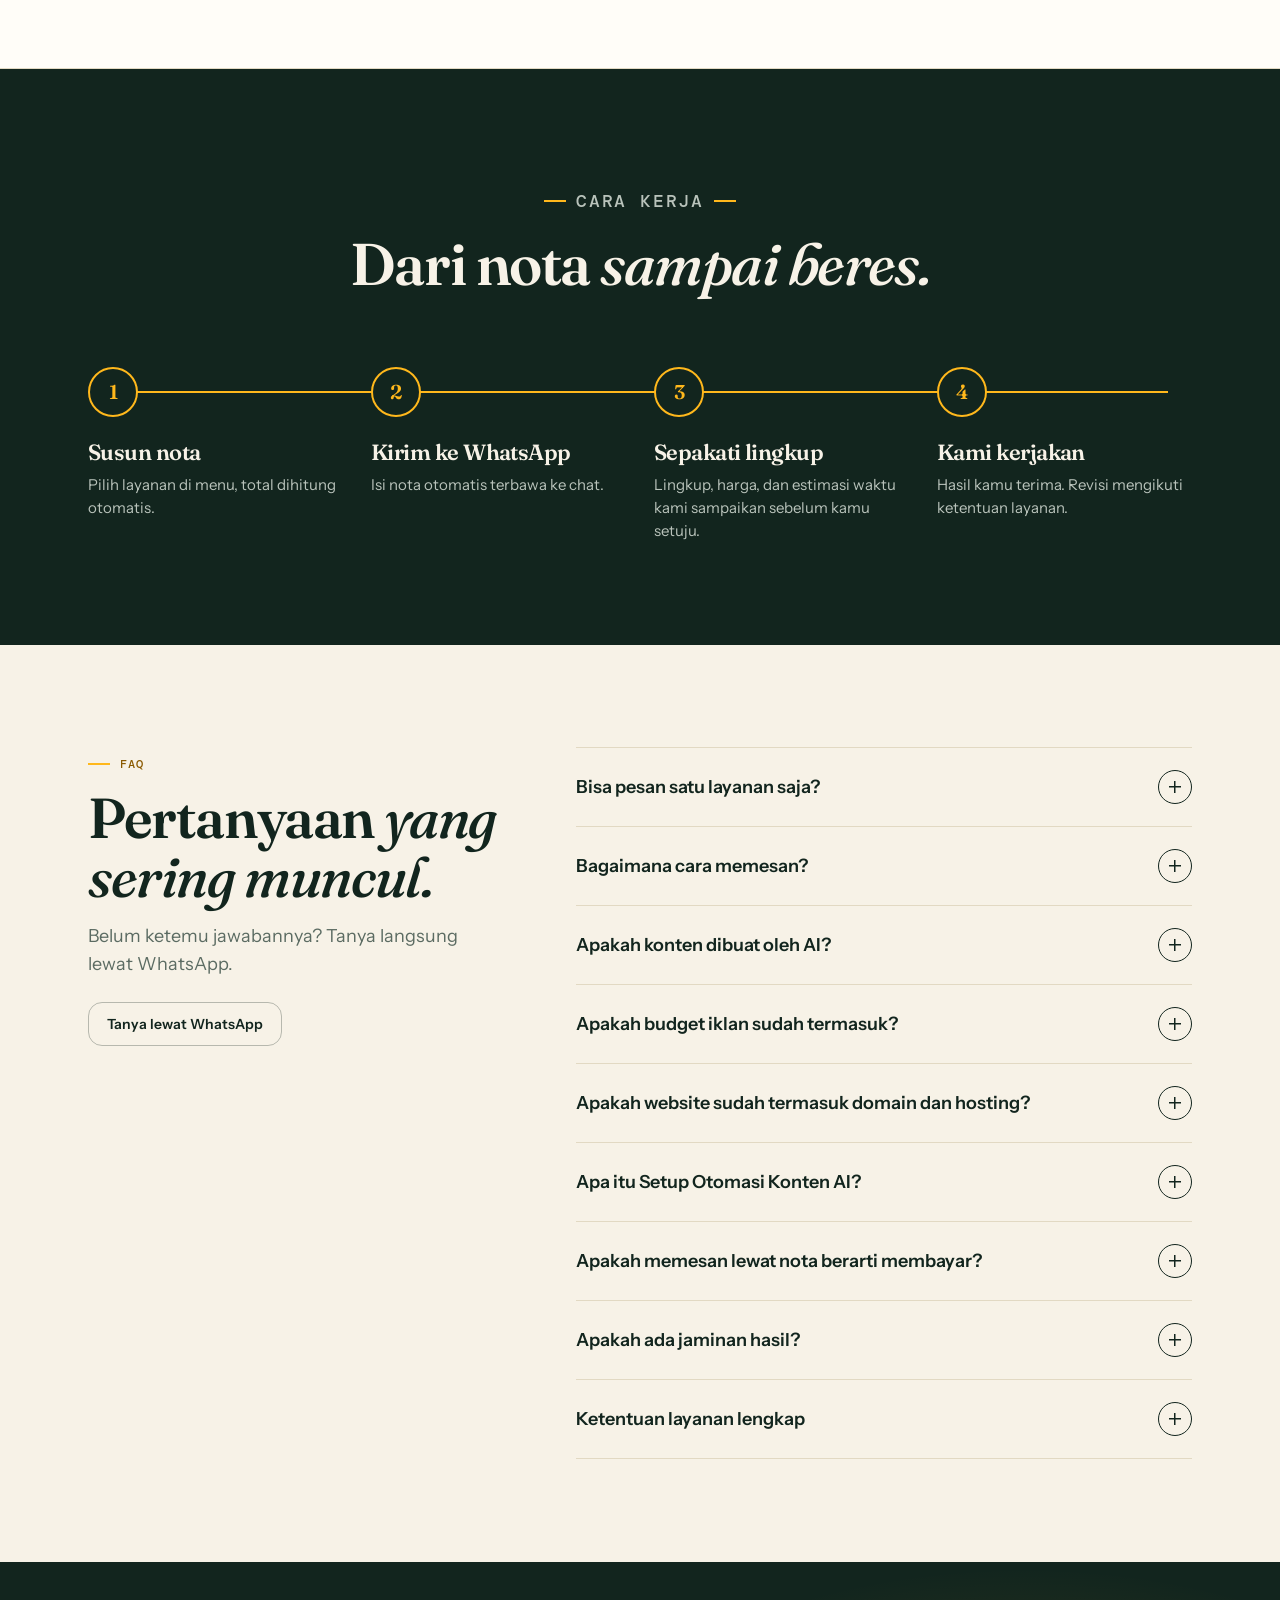
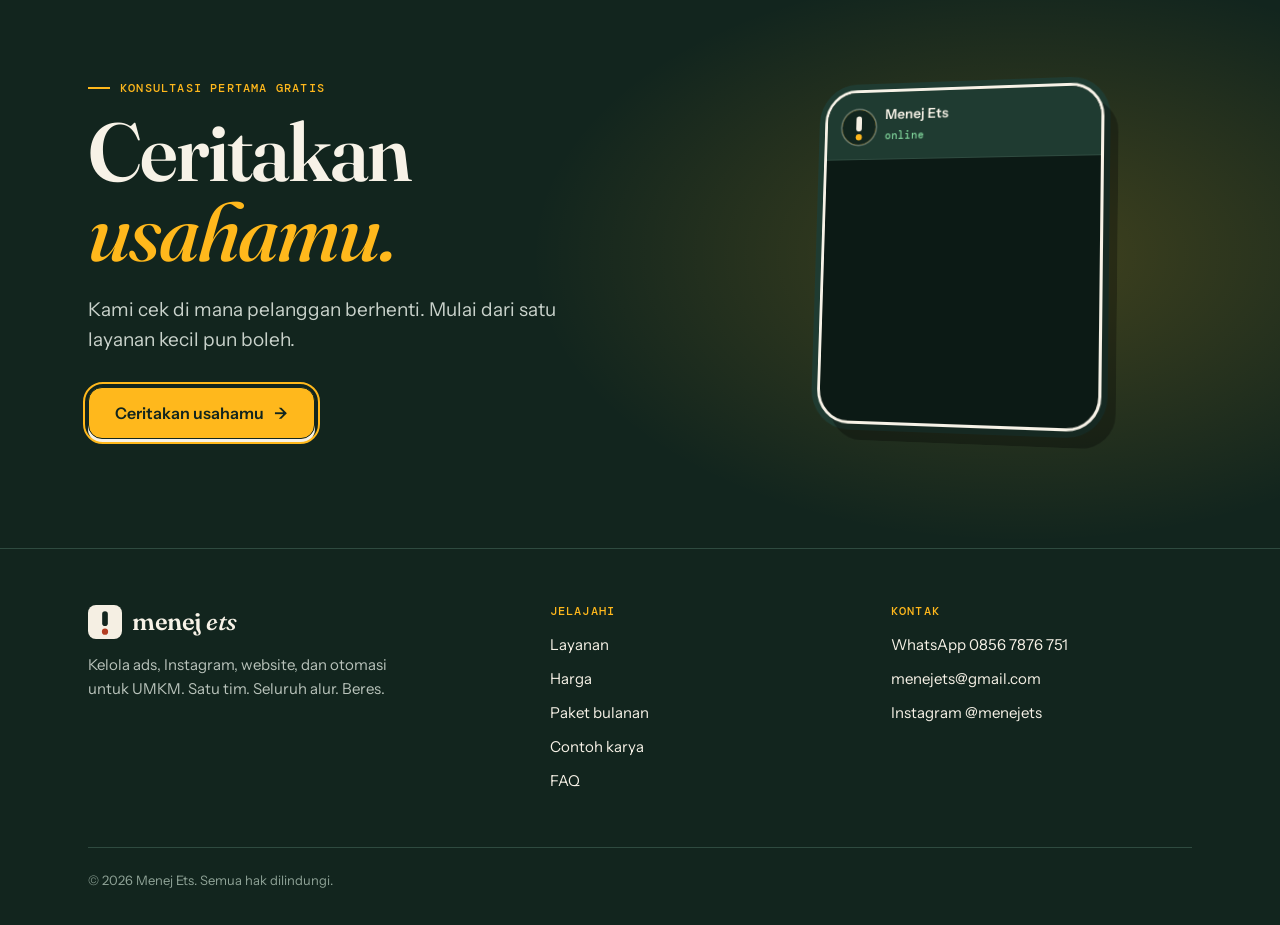
<file: v2.html>
<!doctype html>
<html lang="id">
<head>
<meta charset="utf-8">
<meta name="viewport" content="width=device-width,initial-scale=1,viewport-fit=cover">
<title>Menej Ets (Versi 2): Pengelola Digital untuk UMKM</title>
<meta name="description" content="Ets, biar kami yang menej. Pengelola digital untuk UMKM: konten Instagram, iklan Meta dan Google, website, dan otomasi AI dalam satu alur. Harga jelas, mulai Rp8.000 per caption.">
<meta name="robots" content="noindex,follow">
<meta name="theme-color" content="#F7F2E7">
<meta property="og:type" content="website"><meta property="og:site_name" content="Menej Ets"><meta property="og:locale" content="id_ID">
<meta property="og:title" content="Menej Ets: Ets, biar kami yang menej."><meta property="og:description" content="Satu tim, seluruh alur. Konten Instagram, iklan, website, dan otomasi AI untuk UMKM. Harga jelas.">
<meta property="og:image" content="https://menejets.swipi.site/og-image.png">
<link rel="icon" href="data:image/svg+xml,%3Csvg xmlns='http://www.w3.org/2000/svg' viewBox='0 0 240 240'%3E%3Crect width='240' height='240' rx='56' fill='%2312251E'/%3E%3Crect x='100' y='44' width='40' height='104' rx='20' fill='%23F5EFE3'/%3E%3Ccircle cx='120' cy='188' r='22' fill='%23FFB81C'/%3E%3C/svg%3E">
<link rel="preconnect" href="https://fonts.googleapis.com"><link rel="preconnect" href="https://fonts.gstatic.com" crossorigin>
<link rel="stylesheet" href="https://fonts.googleapis.com/css2?family=DM+Mono:wght@400;500&family=Fraunces:ital,opsz,wght@0,9..144,400..700;1,9..144,400..700&family=Instrument+Sans:wght@400..700&display=swap">
<script type="application/ld+json">{"@context": "https://schema.org", "@graph": [{"@type": "Organization", "name": "Menej Ets", "url": "https://instagram.com/menejets", "email": "menejets@gmail.com", "telephone": "+628567876751", "description": "Pengelola digital untuk UMKM: konten Instagram, iklan Meta dan Google, website, dan otomasi AI.", "sameAs": ["https://instagram.com/menejets"]}, {"@type": "FAQPage", "mainEntity": [{"@type": "Question", "name": "Bisa pesan satu layanan saja?", "acceptedAnswer": {"@type": "Answer", "text": "Bisa. Seluruh layanan tersedia secara satuan, sedangkan paket bulanan bersifat opsional."}}, {"@type": "Question", "name": "Bagaimana cara memesan?", "acceptedAnswer": {"@type": "Answer", "text": "Pilih layanan di daftar harga, tekan Tambah, dan total dihitung otomatis. Nota lalu terisi di chat WhatsApp. Kamu juga bisa langsung memilih paket atau ngobrol dulu."}}, {"@type": "Question", "name": "Apakah konten dibuat oleh AI?", "acceptedAnswer": {"@type": "Answer", "text": "AI membantu mempercepat produksi. Arahan kreatif, seleksi hasil, dan keputusan strategis tetap dipegang tim kami."}}, {"@type": "Question", "name": "Apakah budget iklan sudah termasuk?", "acceptedAnswer": {"@type": "Answer", "text": "Belum. Budget iklan dibayarkan langsung ke Meta atau Google. Biaya kami mencakup penyiapan dan pengelolaan iklan."}}, {"@type": "Question", "name": "Apakah website sudah termasuk domain dan hosting?", "acceptedAnswer": {"@type": "Answer", "text": "Belum. Domain, hosting, dan plugin berbayar ditanggung terpisah, kecuali disepakati lain."}}, {"@type": "Question", "name": "Apa itu Setup Otomasi Konten AI?", "acceptedAnswer": {"@type": "Answer", "text": "Kami menyiapkan alur kerja AI di akun Claude Pro milikmu untuk ide, naskah, dan caption. Biayanya Rp499.000 sekali bayar; akun Claude Pro wajib aktif dan langganannya kamu tanggung sendiri."}}, {"@type": "Question", "name": "Apakah memesan lewat nota berarti membayar?", "acceptedAnswer": {"@type": "Answer", "text": "Belum. Nota hanya menyusun pesan WhatsApp. Harga akhir dikonfirmasi melalui chat sebelum kamu setuju."}}, {"@type": "Question", "name": "Apakah ada jaminan hasil?", "acceptedAnswer": {"@type": "Answer", "text": "Kami tidak menjamin penjualan maupun hasil iklan. Layanan dikerjakan sesuai menu dan paket yang disepakati."}}]}]}</script>
<style>
:root{--ink:#12251E;--ink2:#1F3B31;--cream:#F7F2E7;--paper:#FFFDF8;--sand:#EDE5D3;--gold:#FFB81C;--gold-d:#8A5A00;--clay:#B33D22;--muted:#5B6B62;--line:#E2D9C3;--line-d:#2F4B40;
--fd:"Fraunces",Georgia,serif;--fs:"Instrument Sans",system-ui,-apple-system,"Segoe UI",sans-serif;--fm:"DM Mono",ui-monospace,Menlo,monospace;
--r:16px;--r-lg:28px;--ease:cubic-bezier(.2,.8,.2,1);--spring:cubic-bezier(.3,1.4,.5,1);--sh:0 1px 0 rgba(18,37,30,.04),0 12px 32px -12px rgba(18,37,30,.18);--sh-l:0 2px 0 rgba(18,37,30,.04),0 30px 60px -24px rgba(18,37,30,.35)}
*{box-sizing:border-box;margin:0}
html{scroll-behavior:smooth;scroll-padding-top:84px;-webkit-text-size-adjust:100%}
body{font:400 16px/1.6 var(--fs);background:var(--cream);color:var(--ink);overflow-x:hidden;-webkit-font-smoothing:antialiased}
h1,h2,h3{font-family:var(--fd);font-weight:600;letter-spacing:-.025em;line-height:1.05}
em{font-style:italic;font-weight:500}
a{color:inherit;text-decoration:none}ul,ol{list-style:none;padding:0}button{font:inherit;color:inherit;cursor:pointer}
.w{max-width:1200px;margin:auto;padding:0 clamp(20px,4vw,48px)}
.sec{padding:clamp(64px,8vw,112px) 0}
.k{display:inline-flex;align-items:center;gap:10px;font:500 12px/1 var(--fm);letter-spacing:.1em;text-transform:uppercase;color:var(--gold-d);margin-bottom:18px}
.k::before{content:"";width:22px;height:2px;background:var(--gold)}
.sh{max-width:680px}.sh h2{font-size:clamp(34px,4.6vw,62px)}.sh p{margin-top:16px;color:var(--muted);font-size:18px;line-height:28px;max-width:52ch}
.sh.c{margin:0 auto;text-align:center}.sh.c p{margin-left:auto;margin-right:auto}.sh.c .k::after{content:"";width:22px;height:2px;background:var(--gold)}
:focus-visible{outline:3px solid var(--ink);outline-offset:3px;border-radius:8px}
.skip{position:fixed;left:12px;top:-60px;z-index:300;background:var(--ink);color:var(--cream);padding:10px 18px;border-radius:12px}.skip:focus{top:12px}
.btn{display:inline-flex;align-items:center;justify-content:center;gap:10px;min-height:52px;padding:14px 26px;border-radius:14px;border:1.5px solid var(--ink);background:var(--gold);color:var(--ink);font:600 16px/1 var(--fs);box-shadow:0 4px 0 var(--ink);transition:transform .2s var(--spring),box-shadow .2s var(--spring),background-color .2s;white-space:nowrap}
.btn:hover{transform:translateY(-2px);box-shadow:0 6px 0 var(--ink)}.btn:active{transform:translateY(3px);box-shadow:0 1px 0 var(--ink)}
.btn.g{background:transparent;box-shadow:none;border-color:var(--line-d);border-color:rgba(18,37,30,.28)}.btn.g:hover{background:var(--sand);transform:none;box-shadow:none}
.btn.s{min-height:44px;padding:10px 18px;font-size:14px}
.rv{transition:opacity .8s var(--ease),transform .8s var(--ease)}.js .rv{opacity:0;transform:translateY(26px)}.js .rv.in{opacity:1;transform:none}

/* nav */
.nav{position:fixed;z-index:50;top:0;left:0;right:0;transition:background-color .3s,box-shadow .3s,backdrop-filter .3s}
.nav.sc{background:rgba(247,242,231,.82);backdrop-filter:saturate(1.4) blur(14px);-webkit-backdrop-filter:saturate(1.4) blur(14px);box-shadow:0 1px 0 var(--line)}
.nav .w{display:flex;align-items:center;justify-content:space-between;height:72px;gap:16px}
.lg{display:flex;align-items:center;gap:10px;font:600 24px/1 var(--fd);letter-spacing:-.02em}.lg svg{width:34px;height:34px}
.nl{display:flex;gap:6px}.nl a{padding:10px 14px;border-radius:10px;font:500 15px/1 var(--fs);color:var(--ink2);transition:background-color .2s}.nl a:hover{background:rgba(18,37,30,.07)}

/* hero */
.hero{position:relative;padding:clamp(120px,16vh,168px) 0 clamp(56px,8vw,96px);overflow:hidden}
.hero::before{content:"";position:absolute;right:-12%;top:-10%;width:70vw;height:70vw;max-width:900px;max-height:900px;border-radius:50%;background:radial-gradient(circle,rgba(255,184,28,.28),rgba(255,184,28,0) 65%);pointer-events:none}
.hero-g{position:relative;display:grid;grid-template-columns:1.05fr .95fr;gap:clamp(24px,4vw,64px);align-items:center}
.pill{display:inline-flex;align-items:center;gap:10px;padding:8px 14px 8px 10px;border:1px solid var(--line);border-radius:99px;background:var(--paper);font:500 13px/1 var(--fs);color:var(--ink2);margin-bottom:26px}
.pill i{width:8px;height:8px;border-radius:50%;background:#2FA866;box-shadow:0 0 0 4px rgba(47,168,102,.18);animation:pl 2.4s ease-in-out infinite}@keyframes pl{50%{box-shadow:0 0 0 8px rgba(47,168,102,0)}}
.hero h1{font-size:clamp(44px,6.2vw,88px);line-height:1;text-wrap:balance}.hero h1 em{color:var(--ink);background:linear-gradient(transparent 62%,var(--gold) 62% 92%,transparent 92%);padding:0 .06em}
.hero .lead{margin:26px 0 34px;max-width:30rem;font-size:19px;line-height:30px;color:var(--muted)}
.cta-r{display:flex;gap:14px;flex-wrap:wrap}
.facts{display:flex;gap:clamp(18px,3vw,36px);flex-wrap:wrap;margin-top:44px;padding-top:26px;border-top:1px solid var(--line)}
.facts div{font-size:14px;line-height:20px;color:var(--muted)}.facts b{display:block;font:600 22px/1.1 var(--fd);color:var(--ink);letter-spacing:-.01em}

/* tumpukan kartu 3D */
.hs{position:relative;height:clamp(420px,46vw,540px);perspective:1500px;display:grid;place-items:center}
.hs-t{position:relative;width:min(340px,80vw);height:300px;transform-style:preserve-3d;transform:rotateX(calc(8deg + var(--rx,0deg))) rotateY(calc(-18deg + var(--ry,0deg)));transition:transform .3s ease-out}
.lay{position:absolute;left:0;top:0;width:100%;display:flex;align-items:center;gap:14px;padding:16px 18px;border-radius:20px;background:var(--paper);border:1px solid var(--line);box-shadow:var(--sh-l);animation:lf 6s ease-in-out infinite}
.lay .ic{flex:none;display:grid;place-items:center;width:46px;height:46px;border-radius:14px;background:var(--sand);color:var(--ink)}.lay svg,.ic svg{width:24px;height:24px;fill:none;stroke:currentColor;stroke-width:1.7;stroke-linecap:round;stroke-linejoin:round}
.lay b{display:block;font:600 17px/1.15 var(--fd)}.lay small{font:500 12px/1.3 var(--fm);letter-spacing:.04em;color:var(--muted)}
.y1{transform:translate3d(-30px,-10px,0)}.y2{transform:translate3d(10px,64px,50px);animation-delay:-1.4s}.y2 .ic{background:var(--gold)}
.y3{transform:translate3d(50px,138px,100px);animation-delay:-2.8s;background:var(--ink);color:var(--cream);border-color:var(--ink)}.y3 .ic{background:var(--ink2);color:var(--gold)}.y3 small{color:#B9C3BB}
.y4{transform:translate3d(90px,212px,150px);animation-delay:-4.2s}.y4 .ic{background:#F6D9D2;color:var(--clay)}
@keyframes lf{50%{translate:0 -10px}}

/* strip nilai */
.vs{border-top:1px solid var(--line);border-bottom:1px solid var(--line);background:var(--paper)}
.vs-g{display:grid;grid-template-columns:repeat(4,1fr)}.vs-g div{padding:30px clamp(16px,2.4vw,32px);border-left:1px solid var(--line)}.vs-g div:first-child{border-left:0}
.vs-g b{display:block;font:600 18px/1.25 var(--fd);margin-bottom:6px}.vs-g span{font-size:14px;line-height:21px;color:var(--muted)}

/* layanan */
.bn{display:grid;grid-template-columns:repeat(6,1fr);gap:18px;margin-top:clamp(36px,5vw,60px)}
.cd{grid-column:span 2;position:relative;display:flex;flex-direction:column;gap:14px;padding:28px;border-radius:var(--r-lg);background:var(--paper);border:1px solid var(--line);box-shadow:var(--sh);transition:transform .35s var(--ease),box-shadow .35s var(--ease)}
.cd:nth-child(n+4){grid-column:span 3}
.cd:hover{transform:translateY(-6px);box-shadow:var(--sh-l)}
.cd .ic{display:grid;place-items:center;width:52px;height:52px;border-radius:16px;background:var(--sand)}.cd:nth-child(1) .ic{background:var(--gold)}
.cd h3{font-size:26px}.cd p{color:var(--muted);font-size:15px;line-height:23px;flex:1}
.cd .pr{display:flex;align-items:baseline;justify-content:space-between;gap:12px;padding-top:16px;border-top:1px dashed var(--line);font-size:14px;color:var(--muted)}.cd .pr b{font:600 22px/1 var(--fd);color:var(--ink)}
.cd .go{font:600 14px/1 var(--fs);color:var(--ink);display:inline-flex;gap:6px;align-items:center}.cd .go::after{content:"→";transition:transform .25s var(--spring)}.cd:hover .go::after{transform:translateX(4px)}

/* harga */
.hg{background:var(--paper);border-top:1px solid var(--line);border-bottom:1px solid var(--line)}
.tabs{display:flex;gap:8px;flex-wrap:wrap;margin:clamp(28px,4vw,44px) 0 28px}
.tabs button{padding:12px 20px;border-radius:99px;border:1.5px solid var(--line);background:transparent;font:600 15px/1 var(--fs);color:var(--ink2);transition:all .25s var(--ease)}
.tabs button:hover{border-color:var(--ink)}.tabs button[aria-selected=true]{background:var(--ink);color:var(--cream);border-color:var(--ink)}
.hg-g{display:grid;grid-template-columns:1.55fr 1fr;gap:clamp(24px,4vw,56px);align-items:start}
.pl{border-top:1px solid var(--line)}
.row{display:grid;grid-template-columns:1fr auto auto;gap:6px 24px;align-items:center;padding:22px 0;border-bottom:1px solid var(--line)}
.row h3{font:600 18px/1.3 var(--fs);letter-spacing:0}.row p{grid-column:1;font-size:14px;line-height:21px;color:var(--muted);max-width:46ch}
.row .rp{grid-column:2;grid-row:1/3;text-align:right;white-space:nowrap}.rp em{display:block;font:600 22px/1.1 var(--fd);font-style:normal}.rp small{font:500 11px/1.4 var(--fm);letter-spacing:.06em;text-transform:uppercase;color:var(--muted)}
.row .ra{grid-column:3;grid-row:1/3}
.add{min-height:42px;padding:9px 16px;border:1.5px solid var(--ink);border-radius:12px;background:transparent;font:600 14px/1 var(--fs);transition:background-color .2s,transform .2s var(--spring)}.add:hover{background:var(--gold)}.add:active{transform:scale(.96)}
.q{display:inline-flex;align-items:center;gap:4px;padding:4px;border-radius:12px;background:var(--ink);color:var(--cream)}.q output{min-width:28px;text-align:center;font-weight:600}.q button{width:36px;height:36px;border:0;border-radius:9px;background:var(--gold);color:var(--ink);font-size:18px;font-weight:600}
.tn{margin-top:16px;font-size:13px;line-height:19px;color:var(--muted)}
.nota{position:sticky;top:96px;background:var(--cream);border:1px solid var(--line);border-radius:var(--r-lg);padding:26px;box-shadow:var(--sh)}
.nota h3{font-size:26px}.nota .sb{font:500 11px/1.4 var(--fm);letter-spacing:.08em;text-transform:uppercase;color:var(--muted);margin:6px 0 14px;padding-bottom:14px;border-bottom:1px dashed var(--line)}
.nota .li{display:flex;justify-content:space-between;gap:12px;padding:10px 0;border-bottom:1px dashed var(--line);font-size:14px;line-height:20px}.nota .li small{display:block;color:var(--muted);font-size:12px}
.nota .tt{padding-top:14px;display:grid;gap:4px}.nota .tt div{display:flex;justify-content:space-between;font:600 20px/1.3 var(--fd)}
.nota .nb{font-size:12.5px;line-height:18px;color:var(--muted);margin:12px 0 16px}.nota .empty{font-size:14px;color:var(--muted);padding:6px 0 4px}
.nota .btn{width:100%}

/* paket */
.pks{display:grid;grid-template-columns:repeat(3,1fr);gap:20px;margin-top:clamp(36px,5vw,60px);align-items:stretch}
.pk{position:relative;display:flex;flex-direction:column;padding:32px 28px;border-radius:var(--r-lg);background:var(--paper);border:1px solid var(--line);box-shadow:var(--sh);transition:transform .35s var(--ease),box-shadow .35s var(--ease)}
.pk:hover{transform:translateY(-6px);box-shadow:var(--sh-l)}
.pk.b{background:var(--ink);color:var(--cream);border-color:var(--ink);box-shadow:var(--sh-l);transform:translateY(-14px)}.pk.b:hover{transform:translateY(-20px)}
.pk .tg{position:absolute;top:-13px;left:28px;padding:7px 12px;border-radius:99px;background:var(--gold);color:var(--ink);font:600 12px/1 var(--fs)}
.pk h3{font-size:28px}.pk .pr{margin:14px 0 4px;font:600 40px/1 var(--fd);letter-spacing:-.02em}.pk .pr small{font:500 14px/1 var(--fs);letter-spacing:0;color:var(--muted)}.pk.b .pr small{color:#B9C3BB}
.pk .ds{font-size:14.5px;line-height:22px;color:var(--muted);margin-bottom:20px}.pk.b .ds{color:#C9D2CB}
.pk ul{display:grid;gap:11px;margin-bottom:18px}.pk li{display:flex;gap:10px;font-size:14.5px;line-height:21px}.pk li::before{content:"";flex:none;width:18px;height:18px;margin-top:2px;border-radius:50%;background:var(--gold) url("data:image/svg+xml,%3Csvg xmlns='http://www.w3.org/2000/svg' viewBox='0 0 18 18'%3E%3Cpath d='M5 9.5l2.6 2.6L13 6.8' fill='none' stroke='%2312251E' stroke-width='1.8' stroke-linecap='round' stroke-linejoin='round'/%3E%3C/svg%3E") center/100% no-repeat}
.pk details{margin:0 0 20px;font-size:14px;color:var(--muted)}.pk.b details{color:#C9D2CB}.pk summary{cursor:pointer;font:600 14px/1 var(--fs);color:inherit;padding:6px 0;list-style:none}.pk summary::-webkit-details-marker{display:none}.pk summary::after{content:" +"}.pk details[open] summary::after{content:" −"}
.pk details ul{margin:10px 0 0}.pk li.x{color:var(--muted)}.pk li.x::before{background:var(--sand) url("data:image/svg+xml,%3Csvg xmlns='http://www.w3.org/2000/svg' viewBox='0 0 18 18'%3E%3Cpath d='M6 6l6 6M12 6l-6 6' fill='none' stroke='%235B6B62' stroke-width='1.6' stroke-linecap='round'/%3E%3C/svg%3E") center/100% no-repeat}
.pk .btn{margin-top:auto;width:100%}.pk:not(.b) .btn{background:transparent;box-shadow:none}.pk:not(.b) .btn:hover{background:var(--gold);transform:none}
.pk-n{text-align:center;margin-top:34px;font-size:14px;color:var(--muted)}

/* karya */
.wks{display:grid;grid-template-columns:repeat(4,1fr);gap:20px;margin-top:clamp(36px,5vw,60px)}
.wk{display:block;text-align:left;padding:0;border:1px solid var(--line);border-radius:var(--r-lg);background:var(--paper);overflow:hidden;box-shadow:var(--sh);transform:perspective(900px) rotateX(var(--rx,0deg)) rotateY(var(--ry,0deg));transition:transform .25s ease-out,box-shadow .3s}
.wk:hover{box-shadow:var(--sh-l)}
.wk .cap{padding:16px 18px 18px;display:flex;justify-content:space-between;align-items:flex-end;gap:10px}.wk .cap b{display:block;font:600 18px/1.15 var(--fd)}.wk .cap small{display:block;margin-top:4px;font:500 11px/1.3 var(--fm);letter-spacing:.06em;text-transform:uppercase;color:var(--muted)}.wk .cap i{font-style:normal;flex:none;display:grid;place-items:center;width:36px;height:36px;border-radius:50%;background:var(--gold);transition:transform .3s var(--spring)}.wk:hover .cap i{transform:rotate(45deg) scale(1.1)}
.wk-n{text-align:center;margin-top:30px;font-size:14px;color:var(--muted)}
.rg-screen{position:relative;aspect-ratio:16/11;overflow:hidden;background:#222}
.rg-screen>svg{position:absolute;inset:0;width:100%;height:100%;display:block}
.rg-screen svg *{transform-box:fill-box}
.rg-hero{position:absolute;left:6%;bottom:9%;max-width:56%;color:var(--hc,#fff);pointer-events:none;z-index:2}
.rg-hero small{display:block;font:500 .62em/1.2 var(--fm);letter-spacing:.1em;text-transform:uppercase;opacity:.85;margin-bottom:.7em}
.rg-hero b{display:block;font:600 1.9em/1.04 var(--fd);letter-spacing:-.02em}.rg-hero b em{font-style:italic;font-weight:500}
.rg-hero u{display:inline-block;margin-top:1em;font:600 .7em/1 var(--fs);text-decoration:none;padding:.7em 1.1em;border-radius:.7em;background:var(--hb,#FFB81C);color:var(--hk,#12251E)}
.rg-screen iframe{position:absolute;inset:0;width:100%;height:100%;border:0;background:#fff;z-index:5}
.rg-floor{width:min(520px,80vw);height:0;margin:34px auto 0;border-top:2px dashed var(--line-s)}
.rg-s-steam{animation:rgsteam 3s ease-in-out infinite}
@keyframes rgsteam{0%{transform:translateY(10px);opacity:0}35%{opacity:.75}100%{transform:translateY(-16px);opacity:0}}
.rg-fl{animation:rgfl 5s ease-in-out infinite}@keyframes rgfl{50%{transform:translateY(-8px) rotate(14deg)}}
.rg-sway{transform-origin:50% 100%;animation:rgsw 4s ease-in-out infinite}@keyframes rgsw{50%{transform:rotate(4deg)}}
.rg-draw{stroke-dasharray:6 9;animation:rgdash 2.4s linear infinite}@keyframes rgdash{to{stroke-dashoffset:-60}}
.rg-win{animation:rgwin 3.2s ease-in-out infinite}@keyframes rgwin{50%{opacity:.45}}
.rg-sun{animation:rgsun 4s ease-in-out infinite}@keyframes rgsun{50%{transform:scale(1.15)}}
.rg-road{stroke-dasharray:16 14;animation:rgroad .9s linear infinite}@keyframes rgroad{to{stroke-dashoffset:-30}}
.rg-city{animation:rgcity 7s linear infinite}@keyframes rgcity{to{transform:translateX(-80px)}}
.rg-bob{animation:rgbob .5s ease-in-out infinite}@keyframes rgbob{50%{transform:translateY(-1.5px)}}
.rg-wh{transform-origin:50% 50%;animation:rgspin .5s linear infinite}@keyframes rgspin{to{transform:rotate(360deg)}}
.rg-beam{transform-origin:50% 0;animation:rgbeam 4.5s ease-in-out infinite}.rg-beam.b{animation-direction:reverse;animation-delay:-1.2s}@keyframes rgbeam{0%,100%{transform:rotate(-16deg)}50%{transform:rotate(16deg)}}
.rg-eq{transform-origin:50% 100%;animation:rgeq .8s ease-in-out infinite}@keyframes rgeq{0%,100%{transform:scaleY(.25)}50%{transform:scaleY(1)}}
.rg-pulse{transform-origin:50% 50%;animation:rgpl .6s ease-in-out infinite}@keyframes rgpl{50%{transform:scale(1.12)}}
.wk .rg-screen{font-size:12.5px}

/* cara */
.dk{background:var(--ink);color:var(--cream)}.dk .k{color:var(--gold)}.dk .sh p{color:#B9C3BB}
.stp{display:grid;grid-template-columns:repeat(4,1fr);gap:28px;margin-top:clamp(44px,6vw,72px);position:relative}
.stp::before{content:"";position:absolute;left:24px;right:24px;top:24px;height:2px;background:var(--line-d)}
.stp::after{content:"";position:absolute;left:24px;right:24px;top:24px;height:2px;background:var(--gold);transform-origin:left;transform:scaleX(0);transition:transform 1.6s var(--ease)}.stp.in::after{transform:scaleX(1)}
.st{position:relative}.st .no{position:relative;z-index:1;display:grid;place-items:center;width:50px;height:50px;border-radius:50%;background:var(--ink);border:2px solid var(--gold);color:var(--gold);font:600 20px/1 var(--fd);margin-bottom:22px}
.st h3{font:600 22px/1.2 var(--fd);margin-bottom:8px}.st p{font-size:15px;line-height:23px;color:#B9C3BB}

/* faq */
.fq{display:grid;grid-template-columns:1fr 1.5fr;gap:clamp(32px,6vw,88px);align-items:start}.fq-l{position:sticky;top:110px}
.fq details{border-bottom:1px solid var(--line)}.fq details:first-of-type{border-top:1px solid var(--line)}
.fq summary{display:flex;justify-content:space-between;align-items:center;gap:20px;padding:22px 0;cursor:pointer;list-style:none;font:600 18px/1.35 var(--fs)}.fq summary::-webkit-details-marker{display:none}
.fq summary::after{content:"";flex:none;width:32px;height:32px;border-radius:50%;border:1.5px solid var(--ink);background:linear-gradient(var(--ink),var(--ink)) center/12px 1.5px no-repeat,linear-gradient(var(--ink),var(--ink)) center/1.5px 12px no-repeat;transition:transform .35s var(--spring),background-color .2s}
.fq details[open] summary::after{transform:rotate(135deg);background-color:var(--gold)}
.fq details p,.fq details ul{padding:0 52px 22px 0;color:var(--muted);font-size:16px;line-height:26px}.fq details[open]>*:not(summary){animation:fqi .5s var(--ease)}@keyframes fqi{from{opacity:0;transform:translateY(-8px)}}
.fq details ul{display:grid;gap:10px}.fq details li b{color:var(--ink);font-weight:600}

/* cta */
.cta{position:relative;overflow:hidden}.cta::before{content:"";position:absolute;inset:0;background:radial-gradient(55% 70% at 80% 50%,rgba(255,184,28,.2),transparent 70%);pointer-events:none}
.cta-g{position:relative;display:grid;grid-template-columns:1.1fr .9fr;gap:clamp(24px,5vw,72px);align-items:center}
.cta h2{font-size:clamp(42px,6.4vw,88px);line-height:.98}.cta h2 em{color:var(--gold)}
.cta .l2{max-width:30rem;margin:22px 0 32px;font-size:19px;line-height:30px;color:#C9D2CB}
.cta .btn{box-shadow:0 4px 0 var(--cream)}.cta .btn:hover{box-shadow:0 6px 0 var(--cream)}
.pulse{position:relative}.pulse::after{content:"";position:absolute;inset:-6px;border-radius:20px;border:2px solid var(--gold);animation:cp 2.4s ease-out infinite;pointer-events:none}@keyframes cp{0%{transform:scale(.96);opacity:.9}100%{transform:scale(1.12,1.3);opacity:0}}
.ph-wrap{perspective:1200px;display:flex;justify-content:center;padding:20px 0}
.ph-tilt{transform-style:preserve-3d;transform:rotateY(calc(-14deg + var(--ry,0deg))) rotateX(calc(5deg + var(--rx,0deg)));transition:transform .3s ease-out;animation:phf 6s ease-in-out infinite}@keyframes phf{50%{translate:0 -10px}}
.ph{width:clamp(240px,26vw,290px);border:3px solid var(--cream);border-radius:34px;background:#0C1A15;box-shadow:14px 16px 0 rgba(0,0,0,.3),0 0 0 6px var(--ink2);overflow:hidden}
.ph-h{display:flex;align-items:center;gap:10px;padding:16px 16px 12px;background:var(--ink2);border-bottom:1px solid var(--line-d)}.ph-h .av{display:block;overflow:hidden;width:36px;height:36px;border-radius:50%;box-shadow:0 0 0 1.5px rgba(245,239,227,.35);flex:none;background:var(--gold);color:var(--ink);font:600 20px/1 var(--fd)}.ph-h b{display:block;font:600 14px/1.1 var(--fs)}.ph-h small{font:500 11px/1 var(--fm);color:#7FD39A}
.ph-b{display:flex;flex-direction:column;gap:10px;padding:16px 12px 22px;min-height:262px}
.bu{max-width:84%;padding:9px 12px;border-radius:14px 14px 14px 4px;background:#243E34;font-size:13px;line-height:18px;opacity:0;align-self:flex-start}.bu.me{align-self:flex-end;background:var(--gold);color:var(--ink);border-radius:14px 14px 4px 14px}
.m1{animation:b1 11s infinite}.m2{animation:b2 11s infinite}.m3{animation:b3 11s infinite}.m4{animation:b4 11s infinite}
@keyframes b1{0%,3%{opacity:0;transform:translateY(12px) scale(.92)}7%,88%{opacity:1;transform:none}95%,100%{opacity:0}}
@keyframes b2{0%,19%{opacity:0;transform:translateY(12px) scale(.92)}23%,88%{opacity:1;transform:none}95%,100%{opacity:0}}
@keyframes b3{0%,38%{opacity:0;transform:translateY(12px) scale(.92)}42%,88%{opacity:1;transform:none}95%,100%{opacity:0}}
@keyframes b4{0%,57%{opacity:0;transform:translateY(12px) scale(.92)}61%,88%{opacity:1;transform:none}95%,100%{opacity:0}}

/* footer */
footer{background:var(--ink);color:var(--cream);border-top:1px solid var(--line-d);padding:56px 0 34px}
.fg{display:grid;grid-template-columns:1.4fr 1fr 1fr;gap:40px}footer h3{font:500 12px/1 var(--fm);letter-spacing:.1em;text-transform:uppercase;color:var(--gold);margin-bottom:16px}footer li{margin-bottom:10px;font-size:15px}footer a:hover{color:var(--gold)}
footer p.t{max-width:340px;color:#B9C3BB;margin-top:14px;font-size:15px;line-height:24px}.fn{margin-top:44px;padding-top:22px;border-top:1px solid var(--line-d);font-size:13px;color:#8FA397}

/* melayang */
#bar{position:fixed;left:50%;bottom:calc(14px + env(safe-area-inset-bottom,0px));transform:translate(-50%,160%);z-index:60;display:flex;align-items:center;gap:12px;width:min(560px,calc(100% - 24px));padding:8px 8px 8px 20px;border-radius:18px;background:var(--ink);color:var(--cream);box-shadow:var(--sh-l);transition:transform .5s var(--spring);font-size:14px}
#bar.show{transform:translate(-50%,0)}#sum{flex:1;min-width:0;display:flex;gap:10px;align-items:center;text-align:left;background:none;border:0;color:inherit;white-space:nowrap;overflow:hidden}#sum b{flex:none}#sum span{overflow:hidden;text-overflow:ellipsis}#sum u{margin-left:auto;color:var(--gold)}
#bar .btn{min-height:46px;padding:10px 18px;font-size:14px;box-shadow:none;border-color:var(--gold)}
#fab{position:fixed;right:18px;bottom:calc(18px + env(safe-area-inset-bottom,0px));z-index:55;display:flex;align-items:center;gap:10px;padding:14px 20px 14px 16px;border-radius:99px;background:var(--ink);color:var(--cream);font:600 15px/1 var(--fs);box-shadow:var(--sh-l);transform:translateY(160%);transition:transform .5s var(--spring)}
#fab.show{transform:none}#fab svg{width:22px;height:22px}#fab i{width:9px;height:9px;border-radius:50%;background:#2FA866}
body.hasbar #fab{transform:translateY(160%)}

/* modal */
.mdl{position:fixed;inset:0;z-index:100;background:rgba(18,37,30,.78);backdrop-filter:blur(4px);display:flex;align-items:center;justify-content:center;padding:2.5vh 2.5vw}.mdl[hidden]{display:none}
.mdl-b{width:min(1320px,100%);height:100%;display:flex;flex-direction:column;background:var(--cream);border-radius:20px;overflow:hidden;box-shadow:var(--sh-l)}
.mdl-h{display:flex;align-items:center;gap:10px;padding:10px 12px 10px 18px;background:var(--paper);border-bottom:1px solid var(--line)}.mdl-h b{flex:1;min-width:0;font:600 17px/1.2 var(--fd);white-space:nowrap;overflow:hidden;text-overflow:ellipsis}.mdl-h .btn{min-height:42px;padding:8px 14px;font-size:14px;box-shadow:none}
.mdl iframe{flex:1;width:100%;border:0;background:#fff}

@media(max-width:980px){
.nl{display:none}.hero-g,.cta-g,.fq{grid-template-columns:1fr}.hs{height:400px;order:2}.fq-l{position:static}
.vs-g{grid-template-columns:1fr 1fr}.vs-g div:nth-child(3){border-left:0}.vs-g div:nth-child(n+3){border-top:1px solid var(--line)}
.bn{grid-template-columns:1fr 1fr}.cd,.cd:nth-child(n+4){grid-column:span 1}.cd:last-child{grid-column:span 2}
.hg-g{grid-template-columns:1fr}.nota{position:static}
.pks{grid-template-columns:1fr;max-width:520px;margin-left:auto;margin-right:auto}.pk.b{transform:none}.pk.b:hover{transform:translateY(-6px)}
.wks{display:flex;overflow-x:auto;scroll-snap-type:x mandatory;gap:16px;margin-left:calc(-1*clamp(20px,4vw,48px));margin-right:calc(-1*clamp(20px,4vw,48px));padding:6px clamp(20px,4vw,48px) 24px;scrollbar-width:none}.wks::-webkit-scrollbar{display:none}.wk{flex:none;width:min(300px,78vw);scroll-snap-align:center}
.stp{grid-template-columns:1fr 1fr;row-gap:40px}.stp::before,.stp::after{display:none}.fg{grid-template-columns:1fr 1fr}.fg>div:first-child{grid-column:1/-1}
.cta-g{text-align:center}.cta .l2{margin-left:auto;margin-right:auto}.hero .lead{max-width:none}
}
@media(max-width:620px){
.nav .w{height:64px}.hero{padding-top:104px}.cta-r .btn{flex:1}.facts{margin-top:32px}.facts div{flex:1 1 40%}
.bn{grid-template-columns:1fr}.cd:last-child{grid-column:auto}.vs-g div{padding:22px 16px}
.row{grid-template-columns:1fr auto}.row .rp{grid-column:2;grid-row:1}.row p{grid-column:1/-1;grid-row:2}.row .ra{grid-column:1/-1;grid-row:3;margin-top:8px}.row .add{width:100%}.row .q{display:flex;justify-content:space-between}
.tabs{flex-wrap:nowrap;overflow-x:auto;margin-left:-20px;margin-right:-20px;padding:2px 20px;scrollbar-width:none}.tabs::-webkit-scrollbar{display:none}.tabs button{flex:none}
.stp{grid-template-columns:1fr}#sum u{display:none}.fg{grid-template-columns:1fr}#fab span{display:none}#fab{padding:15px}
.hs{height:360px}.hs-t{width:min(300px,76vw)}.lay{padding:13px 14px}.lay b{font-size:15px}.fq summary{font-size:17px}.fq details p,.fq details ul{padding-right:0}
.mdl{padding:0}.mdl-b{border-radius:0;height:100dvh}
}
@media(prefers-reduced-motion:reduce){*,*::before,*::after{animation:none!important;transition:opacity .12s!important}html{scroll-behavior:auto}.js .rv{opacity:1;transform:none}.bu{opacity:1}}
</style>
<noscript><style>.rv{opacity:1!important;transform:none!important}.bu{opacity:1}</style></noscript>
</head>
<body>
<a class="skip" href="#layanan">Lewati ke konten</a>
<header class="nav" id="nav"><div class="w">
  <a class="lg" href="#top" aria-label="Menej Ets"><svg viewBox="0 0 240 240" aria-hidden="true"><rect width="240" height="240" rx="56" fill="#12251E"/><rect x="100" y="44" width="40" height="104" rx="20" fill="#F5EFE3"/><circle cx="120" cy="188" r="22" fill="#FFB81C"/></svg><span>menej <em>ets</em></span></a>
  <nav class="nl" aria-label="Navigasi utama"><a href="#layanan">Layanan</a><a href="#harga">Harga</a><a href="#paket">Paket</a><a href="#karya">Karya</a><a href="#cara">Cara kerja</a><a href="#faq">FAQ</a></nav>
  <a class="btn s" href="https://wa.me/628567876751?text=Halo%20Menej%20Ets%2C%20saya%20ingin%20konsultasi%20layanan%20digital." target="_blank" rel="noopener">Konsultasi gratis</a>
</div></header>

<main id="top">
<section class="hero"><div class="w hero-g">
  <div>
    <p class="pill"><i></i>Pengelola digital untuk UMKM</p>
    <h1>Ets, biar kami yang <em>menej.</em></h1>
    <p class="lead">Konten Instagram, iklan, website, dan otomasi AI dalam satu alur, supaya kamu bisa kembali mengurus produkmu.</p>
    <div class="cta-r"><a class="btn" href="https://wa.me/628567876751?text=Halo%20Menej%20Ets%2C%20saya%20ingin%20konsultasi%20layanan%20digital." target="_blank" rel="noopener">Konsultasi gratis <span aria-hidden="true">→</span></a><a class="btn g" href="#harga">Lihat harga</a></div>
    <div class="facts"><div><b>Rp8.000</b>mulai per caption</div><div><b>Gratis</b>konsultasi awal</div><div><b>1 tim</b>seluruh alur</div></div>
  </div>
  <div class="hs" aria-hidden="true"><div class="hs-t" id="hst">
    <div class="lay y1"><span class="ic"><svg viewBox="0 0 24 24"><rect x="3" y="5" width="18" height="14" rx="3"/><path d="M10 9.5v5l4.5-2.5z"/></svg></span><span><b>Konten AI</b><small>mulai Rp8.000</small></span></div>
    <div class="lay y2"><span class="ic"><svg viewBox="0 0 24 24"><rect x="4" y="4" width="16" height="16" rx="5"/><circle cx="12" cy="12" r="3.8"/><circle cx="17" cy="7" r=".6"/></svg></span><span><b>Kelola Instagram</b><small>mulai Rp99.000 / bln</small></span></div>
    <div class="lay y3"><span class="ic"><svg viewBox="0 0 24 24"><path d="M4 13V9l11-4v12L4 13z"/><path d="M7 14l1.4 5h2.2L9.8 15.6"/><path d="M18.5 9.5a3.2 3.2 0 010 4"/></svg></span><span><b>Iklan Meta &amp; Google</b><small>mulai Rp99.000</small></span></div>
    <div class="lay y4"><span class="ic"><svg viewBox="0 0 24 24"><rect x="3" y="4" width="18" height="16" rx="3"/><path d="M3 9h18"/><circle cx="6.5" cy="6.5" r=".5"/><circle cx="9" cy="6.5" r=".5"/></svg></span><span><b>Website 3D</b><small>mulai Rp447.000</small></span></div>
  </div></div>
</div></section>

<section class="vs" aria-label="Nilai utama"><div class="w vs-g">
  <div><b>Harga dan lingkup jelas</b><span>Batas pekerjaan tertulis di setiap layanan.</span></div>
  <div><b>Satu tim, satu kontak</b><span>Konten, iklan, website, dan otomasi satu pintu.</span></div>
  <div><b>AI untuk produksi</b><span>Strategi dan keputusan akhir tetap di tim kami.</span></div>
  <div><b>Bayar sesuai kebutuhan</b><span>Satuan, sekali bayar, atau paket bulanan.</span></div>
</div></section>

<section class="sec" id="layanan" aria-labelledby="h-lay"><div class="w">
  <div class="sh rv"><p class="k">Layanan</p><h2 id="h-lay">Satu tim untuk seluruh <em>alur digitalmu.</em></h2><p>Pilih satu layanan atau gabungkan semuanya. Harga lengkap ada di bawah.</p></div>
  <div class="bn">
    <a class="cd rv" href="#harga" data-tab="Konten AI"><span class="ic"><svg viewBox="0 0 24 24"><rect x="3" y="5" width="18" height="14" rx="3"/><path d="M10 9.5v5l4.5-2.5z"/></svg></span><h3>Konten AI</h3><p>Reels, desain, carousel, dan caption yang siap posting.</p><div class="pr"><span>mulai <b>Rp8.000</b></span><span class="go">Lihat harga</span></div></a>
    <a class="cd rv" href="#harga" data-tab="Kelola Instagram"><span class="ic"><svg viewBox="0 0 24 24"><rect x="4" y="4" width="16" height="16" rx="5"/><circle cx="12" cy="12" r="3.8"/><circle cx="17" cy="7" r=".6"/></svg></span><h3>Kelola Instagram</h3><p>Diunggah, dijadwalkan, dan dirapikan supaya akunmu konsisten.</p><div class="pr"><span>mulai <b>Rp99.000</b>/bln</span><span class="go">Lihat harga</span></div></a>
    <a class="cd rv" href="#harga" data-tab="Iklan Digital"><span class="ic"><svg viewBox="0 0 24 24"><path d="M4 13V9l11-4v12L4 13z"/><path d="M7 14l1.4 5h2.2L9.8 15.6"/><path d="M18.5 9.5a3.2 3.2 0 010 4"/></svg></span><h3>Iklan Digital</h3><p>Iklan Meta dan Google yang disiapkan dan dikelola.</p><div class="pr"><span>mulai <b>Rp99.000</b></span><span class="go">Lihat harga</span></div></a>
    <a class="cd rv" href="#harga" data-tab="Website"><span class="ic"><svg viewBox="0 0 24 24"><rect x="3" y="4" width="18" height="16" rx="3"/><path d="M3 9h18"/><circle cx="6.5" cy="6.5" r=".5"/><circle cx="9" cy="6.5" r=".5"/></svg></span><h3>Website</h3><p>Dari landing page sederhana sampai dunia 3D interaktif.</p><div class="pr"><span>mulai <b>Rp149.000</b></span><span class="go">Lihat harga</span></div></a>
    <a class="cd rv" href="#harga" data-tab="Otomasi AI"><span class="ic"><svg viewBox="0 0 24 24"><path d="M12 3v4M12 17v4M3 12h4M17 12h4M6 6l2.5 2.5M15.5 15.5L18 18M18 6l-2.5 2.5M8.5 15.5L6 18"/><circle cx="12" cy="12" r="2.5"/></svg></span><h3>Otomasi AI</h3><p>Alur kerja AI di akun Claude Pro-mu untuk ide, naskah, dan caption.</p><div class="pr"><span><b>Rp499.000</b> sekali bayar</span><span class="go">Lihat harga</span></div></a>
  </div>
</div></section>

<section class="sec hg" id="harga" aria-labelledby="h-hg"><div class="w">
  <div class="sh rv"><p class="k">Harga</p><h2 id="h-hg">Pilih layanan, <em>nota tersusun sendiri.</em></h2><p>Tambahkan ke pesanan, lalu kirim notanya lewat WhatsApp. Belum ada pembayaran di tahap ini.</p></div>
  <div class="tabs" id="tabs" role="tablist" aria-label="Kategori layanan"></div>
  <div class="hg-g">
    <div><div class="pl" id="pl" role="tabpanel"></div><p class="tn" id="tn"></p></div>
    <aside class="nota" id="nota" aria-live="polite"></aside>
  </div>
</div></section>

<section class="sec" id="paket" aria-labelledby="h-pk"><div class="w">
  <div class="sh c rv"><p class="k">Paket bulanan</p><h2 id="h-pk">Konten rutin, <em>satu harga.</em></h2><p>Opsional, untuk yang ingin akunnya terus aktif tanpa repot.</p></div>
  <div class="pks" id="pks"></div>
  <p class="pk-n">Budget iklan, Google Ads, dan website tidak termasuk dalam paket.</p>
</div></section>

<section class="sec hg" id="karya" aria-labelledby="h-kr"><div class="w">
  <div class="sh c rv"><p class="k">Contoh karya</p><h2 id="h-kr">Website 3D yang <em>bergerak mengikuti scroll.</em></h2><p>Empat demo untuk usaha yang berbeda. Ketuk untuk melihat preview.</p></div>
  <div class="wks" id="wks">
    <button class="wk rv" type="button" aria-label="Lihat preview Teduh Kopi"><div class="rg-screen" style="--hc:#F5EFE3;--hb:#E8A94B;--hk:#2A170E">
              <svg viewBox="0 0 320 220" preserveAspectRatio="xMidYMid slice" aria-hidden="true"><defs><linearGradient id="rgc" x1="0" y1="0" x2="0" y2="1"><stop offset="0" stop-color="#3D2517"/><stop offset="1" stop-color="#1D110A"/></linearGradient><radialGradient id="rgcg" cx=".5" cy=".5" r=".5"><stop offset="0" stop-color="#E8A94B" stop-opacity=".45"/><stop offset="1" stop-color="#E8A94B" stop-opacity="0"/></radialGradient></defs>
                <rect width="320" height="220" fill="url(#rgc)"/><circle cx="236" cy="130" r="96" fill="url(#rgcg)"/>
                <g class="rg-fl" style="animation-delay:-1s"><ellipse cx="190" cy="40" rx="9" ry="6" fill="#6B3B1E" transform="rotate(30 190 40)"/><path d="M182 42 Q190 38 198 38" stroke="#2A170E" stroke-width="1.6" fill="none"/></g>
                <g class="rg-fl" style="animation-delay:-3s"><ellipse cx="290" cy="64" rx="8" ry="5.5" fill="#8A4F26" transform="rotate(-20 290 64)"/><path d="M283 64 Q290 60 297 62" stroke="#2A170E" stroke-width="1.6" fill="none"/></g>
                <g class="rg-fl" style="animation-delay:-2s"><ellipse cx="160" cy="176" rx="7" ry="5" fill="#6B3B1E" transform="rotate(50 160 176)"/></g>
                <ellipse cx="236" cy="168" rx="58" ry="11" fill="#F5EFE3"/><ellipse cx="236" cy="166" rx="40" ry="6" fill="#E0D6C0"/>
                <path d="M194 112 H278 V128 C278 152 260 164 236 164 C212 164 194 152 194 128 Z" fill="#F5EFE3"/><path d="M278 120 H288 A12 12 0 0 1 288 144 H274" stroke="#F5EFE3" stroke-width="6" fill="none"/>
                <ellipse cx="236" cy="112" rx="42" ry="7.5" fill="#6B3B1E"/><ellipse cx="236" cy="111" rx="30" ry="4" fill="#8A4F26"/>
                <path class="rg-s-steam" d="M222 100 C213 86 230 80 221 62" stroke="#F5EFE3" stroke-width="3.2" fill="none" stroke-linecap="round"/><path class="rg-s-steam" style="animation-delay:.9s" d="M238 100 C229 84 247 78 238 58" stroke="#F5EFE3" stroke-width="3.2" fill="none" stroke-linecap="round"/><path class="rg-s-steam" style="animation-delay:1.8s" d="M254 100 C246 88 261 82 253 66" stroke="#F5EFE3" stroke-width="3.2" fill="none" stroke-linecap="round"/>
              </svg>
              <div class="rg-hero"><small>Teduh Kopi · Bandung</small><b>Secangkir <em>Tenang,</em> dari Biji ke Meja.</b></div>
            </div><span class="cap"><span><b>Teduh Kopi</b><small>Kedai kopi</small></span><i aria-hidden="true">↗</i></span></button>
    <button class="wk rv" type="button" aria-label="Lihat preview Rindang Residence"><div class="rg-screen" style="--hc:#12301F;--hb:#12301F;--hk:#F5EFE3">
              <svg viewBox="0 0 320 220" preserveAspectRatio="xMidYMid slice" aria-hidden="true"><defs><linearGradient id="rgsky" x1="0" y1="0" x2="0" y2="1"><stop offset="0" stop-color="#CFE5D0"/><stop offset="1" stop-color="#F4F0DC"/></linearGradient></defs>
                <rect width="320" height="220" fill="url(#rgsky)"/>
                <circle class="rg-sun" cx="272" cy="38" r="17" fill="#FFB81C"/>
                <ellipse cx="240" cy="236" rx="230" ry="82" fill="#8DB48A"/><ellipse cx="120" cy="250" rx="200" ry="70" fill="#5F8F66"/>
                <path class="rg-draw" d="M14 214 C84 194 150 192 222 176" stroke="#F5EFE3" stroke-width="5" fill="none" stroke-linecap="round"/>
                <g class="rg-sway"><rect x="172" y="146" width="6" height="26" fill="#6B5A3C"/><circle cx="175" cy="136" r="19" fill="#2F6B3E"/><circle cx="186" cy="146" r="12" fill="#3F8250"/></g>
                <rect x="204" y="130" width="64" height="42" fill="#F5EFE3"/><polygon points="196,132 236,98 276,132" fill="#B33D22"/>
                <rect x="230" y="146" width="13" height="26" rx="2" fill="#12251E"/>
                <rect class="rg-win" x="210" y="140" width="13" height="13" fill="#FFB81C"/><rect class="rg-win" x="250" y="140" width="13" height="13" fill="#FFB81C" style="animation-delay:-1.4s"/>
              </svg>
              <div class="rg-hero"><small>Rindang Residence · Bogor</small><b>Pulang ke rumah yang <em>asri.</em></b><u>Booking Survei</u></div>
            </div><span class="cap"><span><b>Rindang Residence</b><small>Properti</small></span><i aria-hidden="true">↗</i></span></button>
    <button class="wk rv" type="button" aria-label="Lihat preview Lintas Nusa Trans"><div class="rg-screen" style="--hc:#F5EFE3;--hb:#FFB81C;--hk:#14213D">
              <svg viewBox="0 0 320 220" preserveAspectRatio="xMidYMid slice" aria-hidden="true"><defs><linearGradient id="rgt" x1="0" y1="0" x2="0" y2="1"><stop offset="0" stop-color="#1B2E55"/><stop offset="1" stop-color="#0F1A33"/></linearGradient></defs>
                <rect width="320" height="220" fill="url(#rgt)"/>
                <g fill="#FFB81C" opacity=".8"><circle cx="40" cy="30" r="1.6"/><circle cx="120" cy="18" r="1.2"/><circle cx="210" cy="40" r="1.6"/><circle cx="290" cy="22" r="1.2"/></g>
                <g class="rg-city" fill="#0E1A33"><rect x="0" y="120" width="26" height="60"/><rect x="30" y="96" width="30" height="84"/><rect x="64" y="132" width="22" height="48"/><rect x="90" y="108" width="28" height="72"/><rect x="122" y="128" width="24" height="52"/><rect x="150" y="90" width="30" height="90"/><rect x="184" y="124" width="24" height="56"/><rect x="212" y="104" width="30" height="76"/><rect x="246" y="130" width="22" height="50"/><rect x="272" y="100" width="30" height="80"/><rect x="306" y="124" width="24" height="56"/><rect x="334" y="96" width="30" height="84"/><rect x="368" y="132" width="22" height="48"/></g>
                <rect y="176" width="320" height="44" fill="#0A1224"/><line class="rg-road" x1="0" y1="200" x2="320" y2="200" stroke="#FFB81C" stroke-width="3"/>
                <g class="rg-bob"><rect x="148" y="116" width="114" height="52" rx="4" fill="#FFB81C"/><rect x="156" y="124" width="98" height="4" fill="#14213D" opacity=".25"/><rect x="156" y="134" width="98" height="4" fill="#14213D" opacity=".25"/><rect x="264" y="130" width="42" height="38" rx="7" fill="#F5EFE3"/><rect x="284" y="136" width="18" height="14" rx="3" fill="#14213D"/><rect x="148" y="168" width="158" height="6" fill="#0A1224"/>
                <g><circle cx="178" cy="176" r="10" fill="#0A1224" stroke="#F5EFE3" stroke-width="2"/><g class="rg-wh"><line x1="178" y1="168" x2="178" y2="184" stroke="#F5EFE3" stroke-width="2"/></g></g>
                <g><circle cx="226" cy="176" r="10" fill="#0A1224" stroke="#F5EFE3" stroke-width="2"/><g class="rg-wh"><line x1="226" y1="168" x2="226" y2="184" stroke="#F5EFE3" stroke-width="2"/></g></g>
                <g><circle cx="286" cy="176" r="10" fill="#0A1224" stroke="#F5EFE3" stroke-width="2"/><g class="rg-wh"><line x1="286" y1="168" x2="286" y2="184" stroke="#F5EFE3" stroke-width="2"/></g></g></g>
                <g stroke="#F5EFE3" stroke-width="2" stroke-linecap="round" opacity=".5"><line x1="112" y1="136" x2="140" y2="136"/><line x1="100" y1="148" x2="136" y2="148"/><line x1="118" y1="160" x2="142" y2="160"/></g>
              </svg>
              <div class="rg-hero" style="top:9%;bottom:auto;max-width:50%"><small>Lintas Nusa Trans</small><b>Barang Aman, Sampai <em>Tepat Waktu.</em></b></div>
            </div><span class="cap"><span><b>Lintas Nusa Trans</b><small>Logistik</small></span><i aria-hidden="true">↗</i></span></button>
    <button class="wk rv" type="button" aria-label="Lihat preview Rumble Audio Rental"><div class="rg-screen" style="--hc:#fff;--hb:#FF3DA5;--hk:#fff">
              <svg viewBox="0 0 320 220" preserveAspectRatio="xMidYMid slice" aria-hidden="true"><defs><linearGradient id="rga" x1="0" y1="0" x2="0" y2="1"><stop offset="0" stop-color="#1A1030"/><stop offset="1" stop-color="#0B0618"/></linearGradient><linearGradient id="rgb1" x1="0" y1="0" x2="0" y2="1"><stop offset="0" stop-color="#FF3DA5" stop-opacity=".7"/><stop offset="1" stop-color="#FF3DA5" stop-opacity="0"/></linearGradient><linearGradient id="rgb2" x1="0" y1="0" x2="0" y2="1"><stop offset="0" stop-color="#6C5CFF" stop-opacity=".7"/><stop offset="1" stop-color="#6C5CFF" stop-opacity="0"/></linearGradient></defs>
                <rect width="320" height="220" fill="url(#rga)"/>
                <g transform="translate(100 0)"><polygon class="rg-beam" points="60,0 -2,230 122,230" fill="url(#rgb1)"/></g>
                <g transform="translate(100 0)"><polygon class="rg-beam b" points="60,0 -2,230 122,230" fill="url(#rgb2)"/></g>
                <g><rect x="196" y="82" width="86" height="124" rx="8" fill="#1F1638" stroke="#3E3266" stroke-width="2"/><circle cx="239" cy="108" r="9" fill="#0A0614" stroke="#6C5CFF" stroke-width="2"/><circle class="rg-pulse" cx="239" cy="160" r="26" fill="#0A0614" stroke="#FF3DA5" stroke-width="3"/><circle class="rg-pulse" cx="239" cy="160" r="10" fill="#2A1A48"/></g>
                <g><rect x="150" y="150" width="34" height="56" rx="5" fill="#1F1638" stroke="#3E3266" stroke-width="2"/><circle class="rg-pulse" cx="167" cy="184" r="11" fill="#0A0614" stroke="#6C5CFF" stroke-width="2.5"/></g>
                <g fill="#FF3DA5"><rect class="rg-eq" x="150" y="118" width="5" height="28" rx="2"/><rect class="rg-eq" x="159" y="118" width="5" height="28" rx="2" style="animation-delay:-.3s;animation-duration:.7s"/><rect class="rg-eq" x="168" y="118" width="5" height="28" rx="2" style="animation-delay:-.55s;animation-duration:.95s"/><rect class="rg-eq" x="177" y="118" width="5" height="28" rx="2" style="animation-delay:-.15s"/></g>
                <rect y="206" width="320" height="14" fill="#0B0618"/>
              </svg>
              <div class="rg-hero" style="top:9%;bottom:auto;max-width:50%"><small>Rumble Audio Rental</small><b>Sound system yang <em>bikin pesta hidup.</em></b></div>
            </div><span class="cap"><span><b>Rumble Audio Rental</b><small>Sewa alat</small></span><i aria-hidden="true">↗</i></span></button>

  </div>
  <p class="wk-n">Brand dan harga di tiap demo hanya contoh.</p>
</div></section>

<section class="sec dk" id="cara" aria-labelledby="h-cr"><div class="w">
  <div class="sh c rv"><p class="k">Cara kerja</p><h2 id="h-cr">Dari nota <em>sampai beres.</em></h2></div>
  <ol class="stp" id="stp">
    <li class="st rv"><span class="no">1</span><h3>Susun nota</h3><p>Pilih layanan di menu, total dihitung otomatis.</p></li>
    <li class="st rv"><span class="no">2</span><h3>Kirim ke WhatsApp</h3><p>Isi nota otomatis terbawa ke chat.</p></li>
    <li class="st rv"><span class="no">3</span><h3>Sepakati lingkup</h3><p>Lingkup, harga, dan estimasi waktu kami sampaikan sebelum kamu setuju.</p></li>
    <li class="st rv"><span class="no">4</span><h3>Kami kerjakan</h3><p>Hasil kamu terima. Revisi mengikuti ketentuan layanan.</p></li>
  </ol>
</div></section>

<section class="sec" id="faq" aria-labelledby="h-fq"><div class="w fq">
  <div class="fq-l rv"><p class="k">FAQ</p><h2 id="h-fq" style="font-size:clamp(34px,4.4vw,58px)">Pertanyaan <em>yang sering muncul.</em></h2><p style="margin-top:16px;color:var(--muted);font-size:18px;line-height:28px">Belum ketemu jawabannya? Tanya langsung lewat WhatsApp.</p><a class="btn g s" style="margin-top:24px" href="https://wa.me/628567876751?text=Halo%20Menej%20Ets%2C%20saya%20ingin%20konsultasi%20layanan%20digital." target="_blank" rel="noopener">Tanya lewat WhatsApp</a></div>
  <div class="rv">
    <details><summary>Bisa pesan satu layanan saja?</summary><p>Bisa. Seluruh layanan tersedia secara satuan, sedangkan paket bulanan bersifat opsional.</p></details>
    <details><summary>Bagaimana cara memesan?</summary><p>Pilih layanan di daftar harga, tekan Tambah, dan total dihitung otomatis. Nota lalu terisi di chat WhatsApp. Kamu juga bisa langsung memilih paket atau ngobrol dulu.</p></details>
    <details><summary>Apakah konten dibuat oleh AI?</summary><p>AI membantu mempercepat produksi. Arahan kreatif, seleksi hasil, dan keputusan strategis tetap dipegang tim kami.</p></details>
    <details><summary>Apakah budget iklan sudah termasuk?</summary><p>Belum. Budget iklan dibayarkan langsung ke Meta atau Google. Biaya kami mencakup penyiapan dan pengelolaan iklan.</p></details>
    <details><summary>Apakah website sudah termasuk domain dan hosting?</summary><p>Belum. Domain, hosting, dan plugin berbayar ditanggung terpisah, kecuali disepakati lain.</p></details>
    <details><summary>Apa itu Setup Otomasi Konten AI?</summary><p>Kami menyiapkan alur kerja AI di akun Claude Pro milikmu untuk ide, naskah, dan caption. Biayanya Rp499.000 sekali bayar; akun Claude Pro wajib aktif dan langganannya kamu tanggung sendiri.</p></details>
    <details><summary>Apakah memesan lewat nota berarti membayar?</summary><p>Belum. Nota hanya menyusun pesan WhatsApp. Harga akhir dikonfirmasi melalui chat sebelum kamu setuju.</p></details>
    <details><summary>Apakah ada jaminan hasil?</summary><p>Kami tidak menjamin penjualan maupun hasil iklan. Layanan dikerjakan sesuai menu dan paket yang disepakati.</p></details>
    <details><summary>Ketentuan layanan lengkap</summary><ul>
      <li><b>Harga akhir.</b> Dikonfirmasi melalui chat sebelum kamu setuju.</li>
      <li><b>Revisi.</b> Starter 1×, Growth 2×, Business Pro 3× per bulan.</li>
      <li><b>Budget iklan.</b> Dibayarkan langsung ke Meta atau Google.</li>
      <li><b>Website.</b> Harga awal. Domain, hosting, dan plugin berbayar terpisah.</li>
      <li><b>Otomasi AI.</b> Wajib akun Claude Pro aktif. Biaya pihak ketiga terpisah.</li>
      <li><b>Hasil.</b> Kami tidak menjamin penjualan maupun hasil iklan.</li>
    </ul></details>

  </div>
</div></section>

<section class="sec dk cta" id="kontak" aria-labelledby="h-cta"><div class="w cta-g">
  <div>
    <p class="k">Konsultasi pertama gratis</p>
    <h2 id="h-cta">Ceritakan <em>usahamu.</em></h2>
    <p class="l2">Kami cek di mana pelanggan berhenti. Mulai dari satu layanan kecil pun boleh.</p>
    <a class="btn pulse" href="https://wa.me/628567876751?text=Halo%20Menej%20Ets%2C%20saya%20ingin%20konsultasi%20layanan%20digital." target="_blank" rel="noopener">Ceritakan usahamu <span aria-hidden="true">→</span></a>
  </div>
  <div class="ph-wrap" aria-hidden="true"><div class="ph-tilt" id="pht"><div class="ph">
    <div class="ph-h"><span class="av"><svg viewBox="0 0 240 240" aria-hidden="true"><rect width="240" height="240" fill="#12251E"/><rect x="100" y="44" width="40" height="104" rx="20" fill="#F5EFE3"/><circle cx="120" cy="188" r="22" fill="#FFB81C"/></svg></span><span><b>Menej Ets</b><small>online</small></span></div>
    <div class="ph-b"><p class="bu me m1">Halo Menej Ets, saya mau konsultasi.</p><p class="bu m2">Ets, boleh cerita dulu usahamu apa?</p><p class="bu me m3">Jualan kue, tapi Instagram belum rapi.</p><p class="bu m4">Tenang, kami yang menej.</p></div>
  </div></div></div>
</div></section>
</main>

<footer><div class="w">
  <div class="fg">
    <div><a class="lg" href="#top" aria-label="Menej Ets"><svg viewBox="0 0 240 240" aria-hidden="true"><rect width="240" height="240" rx="56" fill="#F5EFE3"/><rect x="100" y="44" width="40" height="104" rx="20" fill="#12251E"/><circle cx="120" cy="188" r="22" fill="#B33D22"/></svg><span>menej <em>ets</em></span></a><p class="t">Kelola ads, Instagram, website, dan otomasi untuk UMKM. Satu tim. Seluruh alur. Beres.</p></div>
    <nav aria-label="Tautan"><h3>Jelajahi</h3><ul><li><a href="#layanan">Layanan</a></li><li><a href="#harga">Harga</a></li><li><a href="#paket">Paket bulanan</a></li><li><a href="#karya">Contoh karya</a></li><li><a href="#faq">FAQ</a></li></ul></nav>
    <div><h3>Kontak</h3><ul><li><a href="https://wa.me/628567876751?text=Halo%20Menej%20Ets%2C%20saya%20ingin%20konsultasi%20layanan%20digital." target="_blank" rel="noopener">WhatsApp 0856 7876 751</a></li><li><a href="mailto:menejets@gmail.com">menejets@gmail.com</a></li><li><a href="https://instagram.com/menejets" target="_blank" rel="noopener">Instagram @menejets</a></li></ul></div>
  </div>
  <p class="fn">© 2026 Menej Ets. Semua hak dilindungi.</p>
</div></footer>

<div id="bar" role="region" aria-label="Ringkasan nota"><button id="sum" type="button"></button><a class="btn" id="bwa" href="https://wa.me/628567876751?text=Halo%20Menej%20Ets%2C%20saya%20ingin%20konsultasi%20layanan%20digital." target="_blank" rel="noopener">Lanjut ke WhatsApp</a></div>
<a id="fab" href="https://wa.me/628567876751?text=Halo%20Menej%20Ets%2C%20saya%20ingin%20konsultasi%20layanan%20digital." target="_blank" rel="noopener" aria-label="Chat WhatsApp"><svg viewBox="0 0 24 24" fill="none" stroke="currentColor" stroke-width="1.8" stroke-linecap="round" stroke-linejoin="round"><path d="M4 20l1.2-4.2A8 8 0 1 1 8.4 18.8z"/></svg><span>Chat WhatsApp</span><i></i></a>

<div class="mdl" id="mdl" hidden role="dialog" aria-modal="true" aria-labelledby="mdt"><div class="mdl-b"><div class="mdl-h"><b id="mdt"></b><a class="btn" id="mdo" href="#" target="_blank" rel="noopener">Tab baru ↗</a><button class="btn g" type="button" id="mdx">Tutup ✕</button></div><iframe id="mdf" title="Preview website demo" allow="autoplay; fullscreen" sandbox="allow-scripts allow-same-origin allow-popups allow-popups-to-escape-sandbox allow-forms allow-modals"></iframe></div></div>

<script>
document.documentElement.classList.add('js');
(()=>{
const $=s=>document.querySelector(s),$$=s=>[...document.querySelectorAll(s)];
const R=n=>'Rp'+n.toLocaleString('id-ID'),WA='628567876751',wa=t=>`https://wa.me/${WA}?text=`+encodeURIComponent(t),HI='Halo Menej Ets, saya ingin konsultasi layanan digital.';
const esc=s=>String(s).replace(/&/g,'&amp;').replace(/</g,'&lt;').replace(/"/g,'&quot;');
const rmo=matchMedia('(prefers-reduced-motion:reduce)').matches,hov=matchMedia('(hover:hover)').matches;
const S=[
["Konten AI","Video Reels 15–30 detik",35000,"u","per video","1 video, 15–30 detik"],
["Konten AI","Video Reels 30–60 detik",60000,"u","per video","1 video, 30–60 detik"],
["Konten AI","Desain 1 Gambar",15000,"u","per desain","1 gambar untuk 1 postingan feed"],
["Konten AI","Carousel Instagram",35000,"u","per carousel","1 postingan geser, maks. 5 slide"],
["Konten AI","Caption Instagram",8000,"u","per caption","1 caption siap posting"],
["Kelola Instagram","Upload & Jadwal Posting",99000,"m","per bulan","Konten kamu sediakan; kami yang mengunggah dan menjadwalkan. Tidak termasuk penataan profil dan pembuatan konten."],
["Kelola Instagram","Kelola Instagram Dasar",199000,"m","per bulan","Unggah, penjadwalan, penataan profil, dan riset hashtag. Tidak termasuk balasan komentar dan DM maupun pembuatan konten."],
["Iklan Digital","Setup Iklan Meta",99000,"o","sekali bayar","Penyiapan awal iklan Instagram dan Facebook"],
["Iklan Digital","Kelola Iklan Meta",199000,"m","per bulan","Pengelolaan iklan Instagram dan Facebook"],
["Iklan Digital","Setup Google Ads (Pencarian)",149000,"o","sekali bayar","Penyiapan awal iklan di pencarian Google"],
["Iklan Digital","Kelola Google Ads (Pencarian)",249000,"m","per bulan","Pengelolaan iklan pencarian Google"],
["Website","Landing Page Sederhana",149000,"w","harga awal, sekali bayar","1 halaman info usaha dengan tombol kontak"],
["Website","Website WordPress",399000,"w","harga awal, sekali bayar","Beberapa halaman standar dan form kontak"],
["Website","Landing Page 3D (three.js)",447000,"w","harga awal, sekali bayar","1 halaman interaktif dengan dunia 3D yang bergerak mengikuti scroll, seperti halaman ini"],
["Website","Landing Page Framer",499000,"w","harga awal, sekali bayar","1 halaman modern dengan animasi yang halus"],
["Website","Toko Online WooCommerce",699000,"w","harga awal, sekali bayar","Katalog, keranjang, checkout, maks. 5 produk awal"],
["Otomasi AI","Setup Otomasi Konten AI",499000,"o","sekali bayar","Alur kerja AI disiapkan di akun Claude Pro milikmu. Wajib memiliki Claude Pro aktif."]];
const NOTE={"Konten AI":"Dibuat dengan bantuan AI. Harga per item.","Kelola Instagram":"Hanya pengelolaan akun. Konten dipesan terpisah.","Iklan Digital":"Budget iklan dibayar langsung ke Meta atau Google. Tanpa jaminan hasil.","Website":"Harga awal. Domain dan hosting dibayar terpisah.","Otomasi AI":"Wajib akun Claude Pro aktif. Biaya pihak ketiga terpisah.","Paket Bulanan":"Termasuk kalender konten dan revisi. Budget iklan, Google Ads, dan website tidak termasuk."};
const PK=[
{n:'Starter',pr:'Rp229.000',sv:'Hemat Rp35.000 dibanding membeli komponen yang setara secara satuan',p:'Untuk mulai tampil rutin: 8 postingan per bulan.',f:['4 Reels 15–30 detik dan 4 desain gambar','8 caption','Ide dan jadwal 1 bulan','1× revisi per bulan'],x:['Tidak termasuk unggah dan penjadwalan posting']},
{n:'Growth',b:1,tag:'Paling seimbang',pr:'Rp629.000',sv:'Hemat Rp98.000 dibanding membeli komponen yang setara secara satuan',p:'Akun terkelola, 16 postingan per bulan.',f:['8 Reels 15–30 detik dan 8 desain gambar','16 caption','Kalender konten bulanan','Unggah dan penjadwalan posting','Riset hashtag dan penataan profil','Evaluasi konten 1× per bulan','2× revisi per bulan'],x:['Tidak termasuk balasan komentar, DM, dan iklan']},
{n:'Business Pro',pr:'Rp1.049.000',svn:'Pengelolaan Instagram penuh tidak dijual satuan, sehingga penghematan tidak dihitung.',p:'Pengelolaan menyeluruh, 24 postingan per bulan.',f:['12 Reels 15–30 detik dan 12 desain gambar','24 caption','Strategi dan kalender konten','Pengelolaan Instagram penuh, termasuk komentar dan DM','Pengelolaan iklan Meta','Laporan performa bulanan','3× revisi per bulan'],x:['Tidak termasuk budget iklan, Google Ads, dan website']}];
const cats=Object.keys(NOTE).filter(c=>c!=='Paket Bulanan'),cart={};let tab=cats[0];

/* tab dan daftar harga */
function renderTabs(){$('#tabs').innerHTML=cats.map(c=>`<button type="button" role="tab" aria-selected="${c===tab}" data-c="${esc(c)}">${esc(c)}</button>`).join('')}
function row(i){const s=S[i],q=cart[i],e=esc(s[1]);
 const c=q?`<div class="q" role="group" aria-label="Jumlah ${e}"><button type="button" data-i="${i}" data-d="-1" aria-label="Kurangi ${e}">−</button><output>${q}</output><button type="button" data-i="${i}" data-d="1" aria-label="Tambah ${e}">+</button></div>`:`<button class="add" type="button" data-i="${i}" data-d="1" aria-label="Tambah ${e} ke pesanan">Tambah</button>`;
 return `<div class="row"><h3>${e}</h3><p>${esc(s[5])}</p><div class="rp"><em>${s[3]=='w'?'mulai ':''}${R(s[2])}</em><small>${esc(s[4])}</small></div><div class="ra">${c}</div></div>`}
function renderList(){$('#pl').innerHTML=S.map((s,i)=>s[0]===tab?row(i):'').join('');$('#tn').textContent=NOTE[tab]}
function setTab(c){if(!cats.includes(c))return;tab=c;renderTabs();renderList()}

/* paket */
const pkHtml=k=>{const head=k.f.slice(0,4),rest=k.f.slice(4);
 return `<article class="pk rv${k.b?' b':''}">${k.tag?`<span class="tg">${k.tag}</span>`:''}<h3>${k.n}</h3><div class="pr">${k.pr} <small>/ bulan</small></div><p class="ds">${k.p}</p><ul>${head.map(x=>`<li>${x}</li>`).join('')}</ul>${rest.length||k.x.length?`<details><summary>Selengkapnya</summary><ul>${rest.map(x=>`<li>${x}</li>`).join('')}${k.x.map(x=>`<li class="x">${x}</li>`).join('')}</ul></details>`:''}<a class="btn" href="${wa(`Halo Menej Ets, saya tertarik dengan paket ${k.n} ${k.pr}/bulan.\n\nMohon informasi detail pengerjaan dan cara memulai.`)}" target="_blank" rel="noopener">Pilih ${k.n}</a></article>`};
$('#pks').innerHTML=PK.map(pkHtml).join('');

/* nota */
function calc(){let one=0,mo=0,web=0,ads=0,ai=0,n=0;const L=[];Object.keys(cart).forEach(i=>{const s=S[i],q=cart[i],sub=s[2]*q;s[3]=='m'?mo+=sub:one+=sub;n+=q;if(s[0]=='Website')web=1;if(s[0]=='Iklan Digital')ads=1;if(s[0]=='Otomasi AI')ai=1;L.push(`- ${s[1]} (${s[4]}): ${q} × ${R(s[2])} = ${R(sub)}`)});return{one,mo,web,ads,ai,n,L}}
function msg(){const c=calc();if(!c.n)return HI;
 const notes=[c.web&&'(Website: harga awal, lingkup dikonfirmasi terlebih dahulu. Domain dan hosting dibayar terpisah)',c.ads&&'(Budget iklan dibayarkan langsung ke Meta atau Google, tidak termasuk biaya pengelolaan)',c.ai&&'(Otomasi AI: wajib memiliki akun Claude Pro aktif, langganan dibayar sendiri)','(Biaya pihak ketiga tidak termasuk. Harga final dikonfirmasi melalui chat)'].filter(Boolean).join('\n');
 return `Halo Menej Ets, saya ingin memesan layanan berikut:\n\n${c.L.join('\n')}\n\n${[c.one?'Estimasi sekali bayar: '+R(c.one):'',c.mo?'Estimasi per bulan: '+R(c.mo):''].filter(Boolean).join('\n')}\n${notes}\n\nMohon informasi mengenai proses pemesanan. Terima kasih.`}
function renderNota(){const c=calc(),k=Object.keys(cart),url=wa(msg()),tot=[c.one?R(c.one):'',c.mo?R(c.mo)+'/bln':''].filter(Boolean).join(' + ');
 $('#sum').innerHTML=c.n?`<b>${c.n} item</b><span>${tot}</span><u>Lihat nota</u>`:'';
 $('#bwa').href=url;$('#bar').classList.toggle('show',!!c.n);document.body.classList.toggle('hasbar',!!c.n);
 $('#nota').innerHTML=`<h3>Nota pesanan</h3><p class="sb">Menej Ets · estimasi, bukan tagihan</p>`+(c.n?k.map(i=>{const s=S[i];return `<div class="li"><div><b>${esc(s[1])}</b><small>${R(s[2])} × ${cart[i]} · ${esc(s[4])}</small></div><b>${R(s[2]*cart[i])}</b></div>`}).join('')+`<div class="tt">${c.one?`<div><span>Sekali bayar</span><span>${R(c.one)}</span></div>`:''}${c.mo?`<div><span>Per bulan</span><span>${R(c.mo)}</span></div>`:''}</div><p class="nb">Harga website adalah harga awal. Budget iklan, domain, hosting, dan biaya pihak ketiga tidak termasuk. Harga akhir disepakati lewat chat.</p><a class="btn" href="${url}" target="_blank" rel="noopener">Kirim ke WhatsApp</a>`:`<p class="empty">Belum ada layanan dipilih. Tekan Tambah pada layanan di samping untuk menyusun nota.</p>`)}
document.addEventListener('click',e=>{const t=e.target;
 const tb=t.closest('#tabs button');if(tb){setTab(tb.dataset.c);return}
 const dt=t.closest('a[data-tab]');if(dt){setTab(dt.dataset.tab)}
 const d=t.closest('#pl button[data-i]');if(d){const i=+d.dataset.i,dd=+d.dataset.d;cart[i]=Math.max(0,(cart[i]||0)+dd);if(!cart[i])delete cart[i];renderList();renderNota();const f=$(`#pl button[data-i="${i}"][data-d="${dd}"]`)||$(`#pl button[data-i="${i}"]`);f&&f.focus();return}
 if(t.closest('#sum'))$('#nota').scrollIntoView({behavior:rmo?'auto':'smooth',block:'center'})});
renderTabs();renderList();renderNota();

/* modal preview */
const m=$('#mdl'),mf=$('#mdf');let opener=null;
const WK=[['Teduh Kopi','https://menej-cafe.vercel.app'],['Rindang Residence','https://menej-properti.vercel.app'],['Lintas Nusa Trans','https://menej-rent-truck.vercel.app'],['Rumble Audio Rental','https://menej-rent-audio.vercel.app']];
function openM(i){opener=document.activeElement;$('#mdt').textContent=WK[i][0]+' · '+WK[i][1].replace('https://','');$('#mdo').href=WK[i][1];mf.title='Preview '+WK[i][0];mf.src=WK[i][1];m.hidden=false;document.body.style.overflow='hidden';$('#mdx').focus()}
function closeM(){if(m.hidden)return;m.hidden=true;mf.src='about:blank';document.body.style.overflow='';opener&&opener.focus&&opener.focus()}
$$('#wks .wk').forEach((c,i)=>c.addEventListener('click',()=>openM(i)));
$('#mdx').addEventListener('click',closeM);m.addEventListener('click',e=>{if(e.target===m)closeM()});addEventListener('keydown',e=>{if(e.key==='Escape')closeM()});

/* nav, fab, reveal */
const nav=$('#nav'),fab=$('#fab');
const onS=()=>{nav.classList.toggle('sc',scrollY>20);fab.classList.toggle('show',scrollY>innerHeight*.7)};addEventListener('scroll',onS,{passive:true});onS();
if('IntersectionObserver' in window){const io=new IntersectionObserver(es=>es.forEach(e=>{if(e.isIntersecting){e.target.classList.add('in');io.unobserve(e.target)}}),{threshold:.15,rootMargin:'0px 0px -6% 0px'});
 $$('.rv,.stp').forEach(el=>io.observe(el))}else $$('.rv,.stp').forEach(el=>el.classList.add('in'));

/* 3D: miring mengikuti kursor */
if(hov&&!rmo){
 const follow=(el,box,mx,my)=>{if(!el||!box)return;box.addEventListener('pointermove',e=>{const r=box.getBoundingClientRect(),x=(e.clientX-r.left)/r.width-.5,y=(e.clientY-r.top)/r.height-.5;el.style.setProperty('--ry',(x*mx).toFixed(1)+'deg');el.style.setProperty('--rx',(-y*my).toFixed(1)+'deg')});box.addEventListener('pointerleave',()=>{el.style.setProperty('--ry','0deg');el.style.setProperty('--rx','0deg')})};
 follow($('#hst'),$('.hero'),26,18);follow($('#pht'),$('#kontak'),26,18);
 $$('.wk').forEach(c=>{c.addEventListener('pointermove',e=>{const r=c.getBoundingClientRect(),x=(e.clientX-r.left)/r.width-.5,y=(e.clientY-r.top)/r.height-.5;c.style.setProperty('--ry',(x*9).toFixed(1)+'deg');c.style.setProperty('--rx',(-y*9).toFixed(1)+'deg')});c.addEventListener('pointerleave',()=>{c.style.setProperty('--ry','0deg');c.style.setProperty('--rx','0deg')})});
}
})();
</script>
</body>
</html>
</file>
<file: assets/site.css>
/* Menej Ets: gaya Zero One. Hitam dan putih hemat, judul Figtree dengan kata kunci serif miring,
   label mono, garis 1px, media nyata. Tanpa warna aksen; kontras dijaga oleh tests/contrast.test.mjs. */

:root {
  --bg: #000000;
  --surface: #0B0B0B;
  --surface-2: #151515;
  --ink: #FFFFFF;
  --muted: #A6A6A6;
  --line: rgba(255, 255, 255, .18);
  --line-strong: rgba(255, 255, 255, .55);
  --danger: #C0392B;

  --lt-bg: #FFFFFF;
  --lt-surface: #F4F4F2;
  --lt-ink: #000000;
  --lt-muted: #555555;

  --r: 0px;
  --s1: 4px; --s2: 8px; --s3: 12px; --s4: 16px; --s5: 24px; --s6: 32px; --s7: 56px; --s8: 96px;
  --pad: clamp(18px, 4vw, 48px);

  --font: "Figtree", system-ui, -apple-system, "Segoe UI", Roboto, sans-serif;
  --serif: "DM Serif Display", Georgia, "Times New Roman", serif;
  --mono: "DM Mono", ui-monospace, Menlo, Consolas, monospace;
  --ease: cubic-bezier(.23, 1, .32, 1);
  --nav-h: 64px;
}

.light, .cta { --bg: var(--lt-bg); --surface: var(--lt-surface); --surface-2: #E9E9E6; --ink: var(--lt-ink); --muted: var(--lt-muted); --line: rgba(0, 0, 0, .18); --line-strong: rgba(0, 0, 0, .55); background: var(--bg); color: var(--ink); }

*, *::before, *::after { box-sizing: border-box; }
* { margin: 0; }
html { scroll-behavior: smooth; scroll-padding-top: calc(var(--nav-h) + 8px); -webkit-text-size-adjust: 100%; background: #000; }
body { font: 400 16px/1.6 var(--font); color: var(--ink); background: var(--bg); overflow-x: hidden; padding-bottom: 88px; -webkit-font-smoothing: antialiased; }
img, svg, canvas { display: block; max-width: 100%; }
a { color: inherit; text-decoration: none; }
ul, ol { list-style: none; padding: 0; }
button { font: inherit; color: inherit; cursor: pointer; }
h1, h2, .display { font-family: var(--font); font-weight: 400; letter-spacing: -.035em; line-height: 1.04; }
h1 { font-size: clamp(40px, 6.6vw, 104px); }
h2 { font-size: clamp(32px, 4.6vw, 68px); }
h3 { font-family: var(--font); font-weight: 500; font-size: 22px; letter-spacing: -.015em; line-height: 1.2; }
em { font-family: var(--serif); font-style: italic; font-weight: 400; letter-spacing: -.01em; }
p { max-width: 62ch; }
.num, .price { font-variant-numeric: tabular-nums; }

:focus-visible { outline: 2px solid var(--ink); outline-offset: 3px; }
.skip { position: fixed; left: var(--s3); top: -60px; z-index: 200; background: #fff; color: #000; padding: var(--s3) var(--s5); }
.skip:focus { top: var(--s3); }
.visually-hidden { position: absolute; width: 1px; height: 1px; margin: -1px; padding: 0; overflow: hidden; clip: rect(0 0 0 0); white-space: nowrap; border: 0; }

.wrap { width: min(1240px, 100% - 2 * var(--pad)); margin-inline: auto; }
.section { padding-block: clamp(64px, 10vw, 120px); border-top: 1px solid var(--line); }
.section__head { margin-bottom: var(--s6); }
.section__head p { color: var(--muted); margin-top: var(--s3); }
.eyebrow { display: block; margin-bottom: var(--s4); font: 400 12px/1.4 var(--mono); letter-spacing: .08em; text-transform: uppercase; color: var(--muted); }
.eyebrow i { font-style: normal; color: var(--ink); margin-right: var(--s2); }

/* tombol: sel berbingkai tipis seperti banner kuki mereka */
.btn {
  display: inline-flex; align-items: center; justify-content: center; gap: var(--s3);
  min-height: 52px; padding: 14px 24px;
  border: 1px solid var(--line-strong); border-radius: var(--r);
  font: 500 12px/1.2 var(--mono); letter-spacing: .08em; text-transform: uppercase;
  background: transparent; color: var(--ink);
  transition: background-color .3s var(--ease), color .3s var(--ease), border-color .3s var(--ease);
}
.btn:hover { background: var(--ink); color: var(--bg); border-color: var(--ink); }
.btn--primary { background: var(--ink); border-color: var(--ink); color: var(--bg); }
.btn--primary::after { content: "→"; font-size: 15px; line-height: 1; }
.btn--primary:hover { background: transparent; color: var(--ink); border-color: var(--line-strong); }
.btn--ghost { background: transparent; }
.link-arrow { display: inline-flex; align-items: center; gap: var(--s2); padding: var(--s3) 0; font: 500 12px/1 var(--mono); letter-spacing: .08em; text-transform: uppercase; border-bottom: 1px solid var(--line-strong); transition: gap .3s var(--ease); }
.link-arrow::after { content: "→"; }
.link-arrow:hover { gap: var(--s4); }

.card { background: var(--surface); border: 1px solid var(--line); border-radius: var(--r); padding: var(--s5); }
.chip { display: inline-flex; align-items: center; gap: var(--s2); min-height: 40px; padding: 8px 14px; border: 1px solid var(--line-strong); border-radius: var(--r); background: transparent; font: 500 11px/1 var(--mono); text-transform: uppercase; letter-spacing: .06em; }
.chip[aria-pressed="false"] { opacity: .6; text-decoration: line-through; }
.chip i { width: 10px; height: 10px; background: var(--c, var(--ink)); }

/* nav */
.nav { position: fixed; inset: 0 0 auto 0; z-index: 50; height: var(--nav-h); background: rgba(0, 0, 0, .72); backdrop-filter: blur(14px); -webkit-backdrop-filter: blur(14px); border-bottom: 1px solid rgba(255, 255, 255, .18); color: #fff; }
.nav__in { height: 100%; display: flex; align-items: center; justify-content: space-between; gap: var(--s4); }
.nav__brand { font: 600 22px/1 var(--font); letter-spacing: -.04em; white-space: nowrap; }
.nav__links { display: flex; gap: var(--s1); }
.nav__links a { padding: 10px 12px; font: 400 12px/1 var(--mono); letter-spacing: .08em; text-transform: uppercase; color: #A6A6A6; transition: color .3s var(--ease); }
.nav__links a:hover, .nav__links a[aria-current="true"] { color: #fff; }
.nav .btn, .nav .btn--primary { min-height: 40px; padding: 10px 18px; background: transparent; color: #fff; border-color: rgba(255, 255, 255, .55); }
.nav .btn:hover, .nav .btn--primary:hover { background: #fff; color: #000; border-color: #fff; }

@media (max-width: 1100px) { .nav__links a { padding: 10px 7px; font-size: 11px; } }
@media (max-width: 960px) { .nav__links { display: none; } }

/* ---------- hero ---------- */
.hero { position: relative; padding-top: var(--nav-h); background: radial-gradient(55% 60% at 74% 46%, #2a2a2a 0%, #0b0b0b 55%, #000 80%); }
.hero__grid { width: min(1240px, 100% - 2 * var(--pad)); margin-inline: auto; display: grid; grid-template-columns: minmax(0, 1.25fr) minmax(0, 1fr); align-items: end; min-height: min(100svh - var(--nav-h), 820px); }
.hero__text { display: flex; flex-direction: column; gap: var(--s5); padding-block: clamp(32px, 6vw, 80px); }
.hero__text .eyebrow { margin: 0; }
.hero__lead { font: 400 13px/1.7 var(--mono); letter-spacing: .04em; text-transform: uppercase; color: #D0D0D0; max-width: 46ch; }
.hero__cta { display: flex; flex-wrap: wrap; align-items: center; gap: var(--s5); }

.trace { display: flex; align-items: center; gap: var(--s3); width: min(100%, 460px); }
.trace i { flex: none; width: 22px; height: 22px; border: 1px solid #fff; border-radius: 50%; }
.trace u { position: relative; flex: 1; height: 1px; background: rgba(255, 255, 255, .55); transform-origin: left; animation: draw 1.6s var(--ease) both; }
.trace u::after { content: ""; position: absolute; right: 0; top: -4px; width: 8px; height: 8px; border-top: 1px solid #fff; border-right: 1px solid #fff; transform: rotate(45deg); }
.trace b { flex: none; width: 5px; height: 22px; background: #fff; }
@keyframes draw { from { transform: scaleX(0); } }

@keyframes spin { to { transform: rotate(360deg); } }

/* ---------- strip layanan dan band ---------- */
.strip { width: 100%; display: grid; grid-template-columns: repeat(5, minmax(0, 1fr)); border-block: 1px solid var(--line); }
.strip a { display: grid; gap: 6px; align-content: start; padding: var(--s5) var(--pad); border-left: 1px solid var(--line); transition: background-color .3s var(--ease); }
.strip a:first-child { border-left: 0; }
.strip a:hover { background: var(--surface-2); }
.strip i { font: normal 400 12px/1 var(--mono); color: var(--muted); }
.strip b { font: 500 19px/1.15 var(--font); letter-spacing: -.02em; }
.strip span { font: 400 11px/1.5 var(--mono); text-transform: uppercase; letter-spacing: .04em; color: var(--muted); }

.band { padding-block: clamp(64px, 10vw, 140px); }
.band__in { width: min(1240px, 100% - 2 * var(--pad)); margin-inline: auto; display: grid; grid-template-columns: minmax(0, 1.4fr) minmax(0, 1fr); gap: clamp(24px, 5vw, 72px); align-items: end; }
.band h2 { font-size: clamp(38px, 6.4vw, 96px); }
.band__side { display: grid; gap: var(--s5); justify-items: start; }
.band__side p { font: 400 13px/1.7 var(--mono); text-transform: uppercase; letter-spacing: .04em; color: #D0D0D0; }

/* ---------- layanan: satu bagian per layanan ---------- */
.svc__head { display: grid; grid-template-columns: minmax(0, 1.4fr) minmax(0, 1fr); gap: clamp(20px, 4vw, 64px); align-items: end; margin-bottom: var(--s6); }
.svc__lead { color: var(--muted); margin-top: var(--s4); max-width: 52ch; }
.gets { display: grid; gap: var(--s2); border-left: 1px solid var(--line); padding-left: var(--s5); }
.gets li { position: relative; padding-left: 20px; font: 400 12px/1.5 var(--mono); text-transform: uppercase; letter-spacing: .04em; }
.gets li::before { content: "+"; position: absolute; left: 0; color: var(--muted); }
.pkgs { display: grid; grid-template-columns: repeat(auto-fit, minmax(min(260px, 100%), 1fr)); gap: 0; border: 1px solid var(--line); }
.pkgs > * { border-left: 1px solid var(--line); }
.pkgs > *:first-child { border-left: 0; }
.pkgs--addons { margin-top: var(--s3); }
.pkgs__title { margin: var(--s6) 0 var(--s3); font: 400 12px/1 var(--mono); letter-spacing: .1em; text-transform: uppercase; color: var(--muted); }
.pkg { display: flex; flex-direction: column; gap: var(--s4); min-width: 0; padding: var(--s5); background: transparent; transition: background-color .3s var(--ease), color .3s var(--ease); }
.pkg header { display: flex; flex-wrap: wrap; align-items: center; justify-content: space-between; gap: var(--s2) var(--s3); }
.pkg h3 { font-size: 26px; letter-spacing: -.025em; }
.pkg__badge { padding: 4px 8px; border: 1px solid var(--line-strong); font: 500 10px/1.2 var(--mono); letter-spacing: .08em; text-transform: uppercase; }
.pkg__price b { font: 300 clamp(34px, 3.6vw, 48px)/1 var(--font); letter-spacing: -.04em; }
.pkg__price span { display: block; margin-top: var(--s1); font: 400 11px/1.4 var(--mono); text-transform: uppercase; letter-spacing: .04em; color: var(--muted); }
.pkg ul { display: grid; gap: var(--s2); font-size: 14px; margin-bottom: var(--s2); }
.pkg li { position: relative; padding-left: 20px; overflow-wrap: anywhere; }
.pkg li::before { content: "+"; position: absolute; left: 0; color: var(--muted); font-family: var(--mono); }
.pkg .btn { margin-top: auto; width: 100%; }
.pkg--hl { background: #FFFFFF; --ink: #000000; --muted: #555555; --line-strong: rgba(0, 0, 0, .55); color: #000000; }
.pkg--hl .btn--primary, .pkg--hl .btn--ghost { background: #000000; border-color: #000000; color: #FFFFFF; }
.pkg--hl .btn:hover { background: transparent; color: #000000; }
.pkg--in { box-shadow: inset 0 0 0 1px var(--ink); }
.pkg--in:not(.pkg--hl) { background: var(--surface-2); }
.svc__note { margin-top: var(--s5); font: 400 11px/1.7 var(--mono); text-transform: uppercase; letter-spacing: .04em; color: var(--muted); max-width: none; }

/* ---------- properti: kalender dan platform ---------- */
.cal-demo { display: grid; grid-template-columns: minmax(0, .8fr) minmax(0, 1.2fr); gap: clamp(20px, 4vw, 64px); align-items: start; margin-top: var(--s7); }
.cal-demo__text p { margin-top: var(--s3); color: var(--muted); }
.cal { display: grid; grid-template-columns: minmax(0, 1fr); gap: var(--s4); min-width: 0; }
.cal__sources { display: flex; flex-wrap: wrap; gap: var(--s2); }
.cal__head { display: flex; justify-content: space-between; align-items: baseline; margin-bottom: var(--s3); }
.cal__head b { font: 400 26px/1 var(--font); letter-spacing: -.03em; text-transform: capitalize; }
.cal__head span { font: 400 11px/1 var(--mono); text-transform: uppercase; color: var(--muted); }
.cal__grid { display: grid; grid-template-columns: repeat(7, minmax(0, 1fr)); gap: 4px; }
.cal__dow { font: 400 10px/1 var(--mono); text-align: center; letter-spacing: .08em; text-transform: uppercase; color: var(--muted); }
.cd { position: relative; aspect-ratio: 1; min-width: 0; padding: 0; display: grid; place-items: center; border: 1px solid var(--line); border-radius: var(--r); background: transparent; font: 500 13px/1 var(--mono); font-variant-numeric: tabular-nums; color: var(--ink); }
.cd--blank { visibility: hidden; border: 0; }
.cd--booked { background: var(--c); border-color: var(--c); color: #fff; }
.cd--conflict { background: repeating-linear-gradient(45deg, var(--danger) 0 6px, #7A2018 6px 12px); border-color: var(--danger); color: #fff; }
.cd--sel { outline: 2px solid var(--ink); outline-offset: 2px; }
.cd small { position: absolute; right: 3px; bottom: 2px; font: 500 8px/1 var(--mono); }
.cal__stats { display: grid; grid-template-columns: repeat(3, minmax(0, 1fr)); gap: var(--s3); }
.cal__stats div { border: 1px solid var(--line); padding: var(--s3); }
.cal__stats b { display: block; font: 300 34px/1.1 var(--font); letter-spacing: -.04em; font-variant-numeric: tabular-nums; }
.cal__stats small { font: 400 10px/1.3 var(--mono); letter-spacing: .06em; text-transform: uppercase; color: var(--muted); }
.cal__detail { min-height: 48px; font-size: 14px; }
.cal__note, .cal__legend { font: 400 11px/1.6 var(--mono); text-transform: uppercase; color: var(--muted); max-width: none; }
.cal__legend { display: flex; flex-wrap: wrap; gap: var(--s2) var(--s4); margin-top: var(--s3); }
.cal__legend span { display: inline-flex; align-items: center; gap: 6px; }
.lg { width: 12px; height: 12px; border: 1px solid var(--line-strong); background: transparent; }
.lg--booked { background: #1F5FA8; border-color: #1F5FA8; }
.lg--conflict { background: repeating-linear-gradient(45deg, var(--danger) 0 3px, #7A2018 3px 6px); border-color: var(--danger); }

.platforms { display: grid; grid-template-columns: 1.4fr 1fr; gap: var(--s4); margin-top: var(--s7); }
.platforms h3 { display: flex; flex-wrap: wrap; gap: 4px 12px; align-items: baseline; margin-bottom: var(--s4); }
.platforms h3 small { font: 400 10px/1.3 var(--mono); letter-spacing: .08em; text-transform: uppercase; color: var(--muted); }
.platforms ul { display: flex; flex-wrap: wrap; gap: var(--s2); }
.platforms li { padding: 9px 12px; border: 1px solid var(--line-strong); font: 500 11px/1 var(--mono); letter-spacing: .04em; text-transform: uppercase; }
.platforms__no li { border-style: dashed; border-color: var(--line); color: var(--muted); }
.platforms p { margin-top: var(--s4); font-size: 13px; color: var(--muted); }

/* ---------- karya: media nyata ---------- */
.karya-grid { display: grid; grid-template-columns: repeat(2, minmax(0, 1fr)); gap: var(--s6) var(--s5); }
.karya { grid-column: span 1; text-align: left; display: grid; gap: var(--s3); align-content: start; padding: 0; border: 0; background: transparent; color: var(--ink); }
.karya:last-child:nth-child(odd) { grid-column: span 2; }
.karya__img { display: block; overflow: hidden; border: 1px solid var(--line); background: var(--surface); aspect-ratio: 16 / 10; }
.karya__img img { width: 100%; height: 100%; object-fit: cover; filter: grayscale(1) contrast(1.05); transform: scale(1.001); transition: filter .6s var(--ease), transform .8s var(--ease); }
.karya:hover .karya__img img, .karya:focus-visible .karya__img img { filter: none; transform: scale(1.04); }
.karya__meta { display: grid; grid-template-columns: 1fr auto; gap: 2px var(--s4); align-items: baseline; }
.karya__kind { grid-column: 1 / -1; font: 400 11px/1.3 var(--mono); text-transform: uppercase; letter-spacing: .08em; color: var(--muted); }
.karya__name { font: 400 clamp(24px, 2.6vw, 34px)/1.1 var(--font); letter-spacing: -.03em; }
.karya__go { font: 500 12px/1 var(--mono); text-transform: uppercase; letter-spacing: .08em; }
.karya__go::after { content: " →"; }
.karya p { font-size: 14px; color: var(--muted); max-width: 52ch; }

/* ---------- nota ---------- */
.nota { max-width: 520px; margin-inline: auto; background: var(--surface); }
.nota h3 { font-size: 30px; letter-spacing: -.03em; margin-bottom: 4px; }
.nota__sub { font: 400 11px/1.4 var(--mono); letter-spacing: .08em; text-transform: uppercase; color: var(--muted); padding-bottom: var(--s3); border-bottom: 1px solid var(--line); }
.nota__line { display: flex; justify-content: space-between; gap: var(--s3); padding: var(--s3) 0; border-bottom: 1px solid var(--line); font-size: 14px; }
.nota__line small { display: block; font: 400 11px/1.4 var(--mono); text-transform: uppercase; color: var(--muted); }
.nota__right { display: grid; justify-items: end; gap: var(--s1); }
.nota__x { min-height: 28px; padding: 4px; border: 0; background: transparent; font: 400 11px/1 var(--mono); text-transform: uppercase; color: var(--muted); text-decoration: underline; }
.nota__tot { padding-top: var(--s3); display: grid; gap: var(--s1); }
.nota__tot div { display: flex; justify-content: space-between; font: 300 28px/1.2 var(--font); letter-spacing: -.03em; font-variant-numeric: tabular-nums; }
.nota__nb { margin: var(--s3) 0 var(--s4); font-size: 13px; line-height: 1.5; color: var(--muted); }
.nota__empty { margin-top: var(--s3); font-size: 14px; color: var(--muted); }
.nota .btn { width: 100%; }

/* ---------- cara pesan ---------- */
.how { display: grid; grid-template-columns: repeat(4, minmax(0, 1fr)); border: 1px solid var(--line); counter-reset: h; margin-bottom: var(--s7); }
.how li { counter-increment: h; padding: var(--s5); border-left: 1px solid var(--line); display: grid; gap: var(--s2); align-content: start; }
.how li:first-child { border-left: 0; }
.how li::before { content: "0" counter(h); font: 400 12px/1 var(--mono); color: var(--muted); }
.how b { font: 500 22px/1.15 var(--font); letter-spacing: -.025em; }
.how span, .why span { color: var(--muted); font-size: 14px; }
.why { display: grid; grid-template-columns: repeat(4, minmax(0, 1fr)); gap: var(--s5); margin-bottom: var(--s7); }
.why li { display: grid; gap: var(--s2); align-content: start; padding-top: var(--s4); border-top: 1px solid var(--line-strong); }
.why b { font: 500 12px/1.4 var(--mono); text-transform: uppercase; letter-spacing: .06em; }
.terms p { margin-top: var(--s3); color: var(--muted); font-size: 14px; }

/* ---------- faq ---------- */
.faq__list { display: grid; max-width: 920px; border-top: 1px solid var(--line-strong); }
.faq__item { border-bottom: 1px solid var(--line); }
.faq__item summary { list-style: none; cursor: pointer; padding: var(--s5) 0; font: 400 clamp(18px, 2vw, 24px)/1.25 var(--font); letter-spacing: -.02em; display: flex; justify-content: space-between; gap: var(--s4); }
.faq__item summary::-webkit-details-marker { display: none; }
.faq__item summary::after { content: "+"; font: 300 26px/1 var(--mono); color: var(--muted); }
.faq__item[open] summary::after { content: "−"; }
.faq__item p { padding-bottom: var(--s5); color: var(--muted); }

/* ---------- cta, footer ---------- */
.cta { border-top: 1px solid var(--line); }
.cta h2 { font-size: clamp(44px, 8vw, 128px); }
.cta__in { display: flex; justify-content: space-between; align-items: flex-end; gap: var(--s6); flex-wrap: wrap; }
.cta p { color: var(--muted); }
.footer { background: #000; color: #fff; padding-block: var(--s6); border-top: 1px solid rgba(255, 255, 255, .18); }
.footer__in { display: flex; justify-content: space-between; align-items: center; gap: var(--s5); flex-wrap: wrap; font: 400 12px/1.4 var(--mono); text-transform: uppercase; letter-spacing: .06em; color: #A6A6A6; }
.footer nav { display: flex; gap: var(--s5); }
.footer a:hover { color: #fff; }

/* ---------- dialog demo, chip WhatsApp ---------- */
.demo { width: min(1100px, 96vw); height: min(780px, 92dvh); padding: 0; border: 1px solid rgba(255, 255, 255, .4); border-radius: var(--r); background: #000; color: #fff; overflow: hidden; }
.demo[open] { display: flex; flex-direction: column; }
.demo::backdrop { background: rgba(0, 0, 0, .8); }
.demo__bar { display: flex; align-items: center; gap: var(--s3); padding: var(--s3) var(--s4); border-bottom: 1px solid rgba(255, 255, 255, .18); }
.demo__bar b { flex: 1; min-width: 0; overflow: hidden; text-overflow: ellipsis; white-space: nowrap; font: 400 12px/1.2 var(--mono); text-transform: uppercase; letter-spacing: .06em; }
.demo__bar .btn { min-height: 40px; padding: 8px 14px; color: #fff; border-color: rgba(255, 255, 255, .55); }
.demo__bar .btn:hover { background: #fff; color: #000; }
.demo iframe { flex: 1; width: 100%; border: 0; background: #fff; }
.wa-chip { position: fixed; right: max(16px, env(safe-area-inset-right)); bottom: max(16px, env(safe-area-inset-bottom)); z-index: 60; width: 56px; height: 56px; display: grid; place-items: center; background: #fff; color: #000; border: 1px solid #000; }
.wa-chip svg { width: 26px; height: 26px; }
.wa-chip__n { position: absolute; top: -9px; right: -9px; min-width: 22px; height: 22px; padding: 0 6px; background: #000; color: #fff; border: 1px solid #fff; font: 500 12px/20px var(--mono); text-align: center; }

/* ---------- responsif ---------- */
@media (max-width: 1100px) {
  .strip { grid-template-columns: repeat(5, minmax(0, 1fr)); }
  .strip a { padding-inline: var(--s3); }
}
@media (max-width: 860px) {
  :root { --nav-h: 58px; }
  .hero__grid, .band__in, .svc__head, .cal-demo, .platforms { grid-template-columns: minmax(0, 1fr); }
  .hero__grid { min-height: 0; }
  .hero__text { order: 1; }
  .svc__head { align-items: start; }
  .gets { border-left: 0; padding-left: 0; }
  .strip { grid-template-columns: repeat(2, minmax(0, 1fr)); }
  .strip a { border-left: 0; border-bottom: 1px solid var(--line); padding-inline: var(--pad); }
  .strip a:nth-child(even) { border-left: 1px solid var(--line); }
  .how, .why { grid-template-columns: repeat(2, minmax(0, 1fr)); }
  .how li:nth-child(3) { border-left: 0; }
  .how li:nth-child(n+3) { border-top: 1px solid var(--line); }
  .cal__grid { gap: 3px; }
  .cd { font-size: 11.5px; }
  .pkgs > * { border-left: 0; border-top: 1px solid var(--line); }
  .pkgs > *:first-child { border-top: 0; }
}
@media (max-width: 520px) {
  .karya-grid { grid-template-columns: minmax(0, 1fr); }
  .karya:last-child:nth-child(odd) { grid-column: span 1; }
  .how, .why { grid-template-columns: minmax(0, 1fr); }
  .how li { border-left: 0; border-top: 1px solid var(--line); }
  .how li:first-child { border-top: 0; }
  .nav .btn { padding: 10px 12px; font-size: 11px; }
  .cal__stats b { font-size: 26px; }
  .hero__cta .btn { flex: 1 1 100%; }
}
@media (prefers-reduced-motion: reduce) {
  *, *::before, *::after { animation: none !important; transition: none !important; }
  html { scroll-behavior: auto; }
}

/* Tiga brand: kartu ke /homes, /web, /social */
.brands__grid { display: grid; grid-template-columns: repeat(3, 1fr); gap: var(--s4); }
.bcard { position: relative; display: flex; flex-direction: column; gap: var(--s3); padding: var(--s5); border: 1px solid var(--line); background: var(--surface); transition: border-color .25s var(--ease), transform .25s var(--ease); }
.bcard:hover, .bcard:focus-visible { border-color: var(--line-strong); transform: translateY(-3px); }
.bcard img { width: 56px; height: 56px; margin-bottom: var(--s3); }
.bcard p { color: var(--muted); }
.bcard__p { margin-top: auto; padding-top: var(--s4); font: 500 13px/1.4 var(--mono); letter-spacing: .02em; }
.bcard__go { position: absolute; top: var(--s5); right: var(--s5); font-style: normal; font-size: 20px; }
@media (max-width: 860px) { .brands__grid { grid-template-columns: 1fr; } }
</file>
<file: assets/shell.css>
/* MENEJ: lapisan "jendela dashboard". Dimuat setelah site.css.
   Bingkai membulat, rel ikon di kiri, pil melayang di atas, kartu kaca, dan transisi bagian.
   Warna tetap hitam dan putih (token di site.css); yang berubah hanya bentuk, kaca, dan gerak. */

:root {
  /* palet terang lembut: putih lavender, langit senja, biru tua, sentuhan persik */
  --bg: #F4F5FB;
  --surface: #FFFFFF;
  --surface-2: #E5E8F4;
  --ink: #1E2A5A;
  --muted: #586086;
  --line: rgba(30, 42, 90, .12);
  --line-strong: rgba(30, 42, 90, .42);
  --lt-bg: #FFFFFF;
  --lt-surface: #F4F5FB;
  --lt-ink: #1E2A5A;
  --lt-muted: #586086;
  --navy: #1E2A5A;
  --peach: #F5B83D;
  --fm: 8px;                    /* tebal bingkai luar */
  --fr: 28px;                   /* radius jendela */
  --wrapbg: #D7DBEE;            /* warna di luar jendela */
  --glass: rgba(255, 255, 255, .92);
  --glass-line: rgba(30, 42, 90, .1);
  --glass-shadow: 0 10px 28px -14px rgba(30, 42, 90, .35);
  --r: 22px;
  --nav-h: 78px;
  --rail-space: 0px;
}
@media (min-width: 1000px) {
  :root { --fm: 14px; --fr: 32px; --rail-space: 92px; }
}

html { background: var(--wrapbg); }

/* ---------- bingkai: jendela membulat yang selalu terlihat saat gulir ---------- */
.frame { position: fixed; inset: var(--fm); z-index: 80; border-radius: var(--fr); box-shadow: 0 0 0 100vmax var(--wrapbg); pointer-events: none; }
.frame::after { content: ""; position: absolute; inset: 0; border-radius: inherit; box-shadow: inset 0 0 0 1px rgba(30, 42, 90, .1); }

/* ruang untuk rel di layar lebar */
.section, .hero, .band, .strip, .footer, .cta { padding-left: var(--rail-space); }
.strip { padding-left: var(--rail-space); }

/* ---------- header: tiga pil kaca ---------- */
.nav { inset: calc(var(--fm) + 10px) calc(var(--fm) + 10px) auto; height: auto; background: none; border: 0; backdrop-filter: none; -webkit-backdrop-filter: none; pointer-events: none; }
.nav .nav__in { width: 100%; height: auto; margin: 0; }
.nav .nav__brand, .nav__links, .nav .btn.btn--primary {
  pointer-events: auto; background: var(--glass); color: var(--navy);
  -webkit-backdrop-filter: blur(16px) saturate(1.3); backdrop-filter: blur(16px) saturate(1.3);
  border: 1px solid var(--glass-line); border-radius: 999px; box-shadow: var(--glass-shadow);
}
.nav .nav__brand { display: flex; align-items: center; gap: 10px; height: 46px; padding: 0 20px 0 10px; font: 700 15px/1 var(--font); letter-spacing: .26em; }
.mark { width: 30px; height: 30px; flex: none; display: block; }
.nav__links { padding: 4px; gap: 2px; }
.nav__links a { padding: 11px 14px; border-radius: 999px; color: var(--muted); }
.nav__links a:hover { color: var(--navy); background: rgba(30, 42, 90, .07); }
.nav__links a[aria-current="true"] { background: var(--navy); color: #fff; }
.nav .btn.btn--primary { min-height: 46px; padding: 0 20px; }
.nav .btn.btn--primary:hover { background: var(--navy); color: #fff; border-color: var(--navy); }
.nav .btn.btn--primary::after { display: inline-grid; place-items: center; width: 24px; height: 24px; margin-right: -8px; border-radius: 50%; background: var(--navy); color: #fff; font-size: 13px; }

/* ---------- rel ikon: kiri di layar lebar, dok bawah di ponsel ---------- */
.rail { position: fixed; z-index: 55; left: calc(var(--fm) + 14px); top: 50%; transform: translateY(-50%); display: flex; flex-direction: column; gap: 6px; padding: 8px; background: var(--glass); -webkit-backdrop-filter: blur(16px) saturate(1.3); backdrop-filter: blur(16px) saturate(1.3); border: 1px solid var(--glass-line); border-radius: 999px; box-shadow: var(--glass-shadow); }
.rail a { position: relative; width: 42px; height: 42px; display: grid; place-items: center; border-radius: 50%; color: var(--muted); transition: background-color .3s var(--ease), color .3s var(--ease), transform .3s var(--ease); }
.rail a:hover { background: rgba(30, 42, 90, .08); color: var(--navy); }
.rail a[aria-current="true"] { background: var(--navy); color: #fff; }
.rail a:active { transform: scale(.94); }
@media (max-width: 999px) {
  .rail { top: auto; bottom: calc(var(--fm) + 12px + env(safe-area-inset-bottom)); left: calc(var(--fm) + 12px); transform: none; flex-direction: row; gap: 2px; padding: 6px; }
  .rail a { width: 38px; height: 38px; }
  .rail a svg { width: 19px; height: 19px; }
}
.wa-chip { color: var(--navy); right: calc(var(--fm) + 12px); bottom: calc(var(--fm) + 12px + env(safe-area-inset-bottom)); width: 54px; height: 54px; border-radius: 50%; background: var(--glass); border: 1px solid var(--glass-line); box-shadow: var(--glass-shadow); -webkit-backdrop-filter: blur(16px) saturate(1.3); backdrop-filter: blur(16px) saturate(1.3); }
.wa-chip__n { border-radius: 999px; background: var(--navy); border-color: #fff; }
@media (min-width: 1000px) { .wa-chip { right: calc(var(--fm) + 20px); bottom: calc(var(--fm) + 20px); } }

/* ---------- hero: kata raksasa transparan, kartu kaca melayang ---------- */
.hero__grid { position: relative; }
.hero__text { position: relative; z-index: 1; }
.hero { overflow: clip; }
h1 { font-size: clamp(40px, 5.2vw, 84px); }

.hero__cards { position: absolute; z-index: 3; right: clamp(18px, 4vw, 48px); bottom: clamp(20px, 3.4vw, 44px); display: flex; gap: 12px; align-items: stretch; }
.gcard { position: relative; display: grid; gap: 4px; align-content: end; padding: 16px 18px; color: var(--navy); background: rgba(255, 255, 255, .5); border: 1px solid rgba(255, 255, 255, .75); border-radius: 24px; -webkit-backdrop-filter: blur(18px) saturate(1.3); backdrop-filter: blur(18px) saturate(1.3); box-shadow: 0 20px 44px -24px rgba(30, 42, 90, .55); transition: background-color .3s var(--ease), transform .5s var(--ease); will-change: translate; }
.gcard:hover { background: rgba(255, 255, 255, .72); transform: translateY(-3px); }
.gcard small { font: 400 10px/1.3 var(--mono); letter-spacing: .1em; text-transform: uppercase; color: var(--muted); }
.gcard b { font: 400 22px/1.1 var(--font); letter-spacing: -.02em; }
.gcard span { font-size: 13px; line-height: 1.4; color: var(--muted); }
.gcard--stat { width: 190px; }
.gcard--stat b { font: 300 56px/1 var(--font); letter-spacing: -.05em; }
.gcard--karya { grid-template-columns: auto minmax(0, 1fr); align-items: center; gap: 14px; width: 330px; padding-right: 54px; }
.gcard--karya img { width: 96px; height: 64px; object-fit: cover; border-radius: 14px; }
.gcard--karya > span { display: grid; gap: 2px; }
.gcard__go { position: absolute; top: 12px; right: 12px; width: 30px; height: 30px; display: grid; place-items: center; border-radius: 50%; background: #fff; color: var(--peach); font-style: normal; font-size: 15px; transition: transform .4s var(--ease); }
.gcard:hover .gcard__go { transform: rotate(45deg); }
@media (max-width: 860px) {
  .hero__cards { position: relative; right: auto; bottom: auto; margin: 4px var(--pad) 30px; display: grid; grid-template-columns: minmax(0, .8fr) minmax(0, 1.4fr); }
  .gcard { padding: 14px; border-radius: 20px; }
  .gcard--stat, .gcard--karya { width: auto; }
  .gcard--stat b { font-size: 42px; }
  .gcard--karya { grid-template-columns: minmax(0, 1fr); align-content: end; padding-right: 14px; }
  .gcard--karya img { width: 100%; height: 56px; }
  .hero { padding-left: 0; }
}

/* ---------- kartu dan komponen: membulat, berkaca di bagian gelap ---------- */
.card { border-radius: var(--r); background: rgba(255, 255, 255, .72); -webkit-backdrop-filter: blur(14px); backdrop-filter: blur(14px); box-shadow: 0 18px 40px -28px rgba(30, 42, 90, .3); }
.light .card, .cta .card { background: var(--surface); }
.btn, .chip { border-radius: 999px; }
.cd { border-radius: 10px; }
.cal__stats div { border-radius: 16px; }
.platforms li, .pkg__badge { border-radius: 999px; }
.pkg__badge { padding: 5px 10px; }
.how { border-radius: var(--r); overflow: hidden; }
.demo { border-radius: 28px; }
.demo__bar .btn { border-radius: 999px; }

.strip__label { position: absolute; width: 1px; height: 1px; margin: -1px; overflow: hidden; clip: rect(0 0 0 0); white-space: nowrap; }
.strip { gap: 10px; padding-block: 14px; padding-right: var(--pad); padding-left: calc(var(--rail-space) + var(--pad)); border-block: 0; }
.strip > a, .strip > a:first-child, .strip > a:nth-child(even) { border: 1px solid var(--line); border-radius: 22px; padding: 18px; background: rgba(255, 255, 255, .72); }
@media (max-width: 860px) { .strip { padding-left: var(--pad); } }

.pkgs { border: 0; gap: 14px; }
.pkgs > *, .pkgs > *:first-child { border: 1px solid var(--line); border-radius: 26px; background: rgba(255, 255, 255, .78); box-shadow: 0 22px 44px -30px rgba(30, 42, 90, .35); }
.pkgs > .pkg--hl { background: var(--navy); border-color: var(--navy); --ink: #fff; --muted: #CDD2EB; --line-strong: rgba(255, 255, 255, .5); color: #fff; }
.pkg--hl .btn--primary, .pkg--hl .btn--ghost { background: #fff; border-color: #fff; color: var(--navy); }
.pkg--hl .btn:hover { background: transparent; color: #fff; }
.pkgs > .pkg--in:not(.pkg--hl) { border-color: var(--ink); }
.pkg { padding: 26px; }

.faq__list { gap: 10px; border-top: 0; }
.faq__item { padding: 0 24px; border: 1px solid var(--line); border-radius: 22px; background: rgba(255, 255, 255, .78); }
.light .faq__item { background: var(--lt-surface); }
.pgx-dim { background: var(--navy); }
.faq__item[open] { border-color: var(--line-strong); }

.karya__img { border-radius: 26px; }
.karya__img img { filter: none; }
.karya__img img { scale: 1.08; }

/* ---------- transisi bagian: bagian tujuan naik dari bawah ---------- */
.pgx { position: fixed; inset: 0; z-index: 40; overflow: hidden; transform: translateY(102%); border-radius: var(--fr) var(--fr) 0 0; box-shadow: 0 -40px 80px -30px rgba(30, 42, 90, .55); transition: transform .72s cubic-bezier(.76, 0, .18, 1); will-change: transform; }
.pgx.in { transform: none; }
.pgx__in { width: 100%; }
.pgx-dim { position: fixed; inset: 0; z-index: 39; opacity: 0; pointer-events: none; transition: opacity .72s cubic-bezier(.76, 0, .18, 1); }
.pgx-dim.in { opacity: .5; }
[tabindex="-1"]:focus { outline: none; }

@media (prefers-reduced-motion: reduce) {
  .pgx, .pgx-dim { transition: none !important; }
}

/* ---------- langit senja di hero, teks biru tua ---------- */
.hero { background:
  radial-gradient(46% 30% at 20% 14%, rgba(255, 255, 255, .6), transparent 72%),
  radial-gradient(40% 24% at 84% 26%, rgba(255, 255, 255, .4), transparent 72%),
  linear-gradient(180deg, #BCC4EA 0%, #D5DAF0 36%, #E9ECF7 66%, #F8E3B5 86%, #F4F5FB 100%); }
.hero__lead, .band__side p { color: var(--muted); }
.trace i { border-color: var(--navy); }
.trace u { background: rgba(30, 42, 90, .5); }
.trace u::after { border-color: var(--navy); }
.trace b { background: var(--navy); }
.btn--primary { color: #fff; }
.btn--primary:hover { color: var(--ink); }
.skip { background: var(--navy); color: #fff; }
.demo { background: var(--navy); }

/* ---------- CTA dan footer: langit senja yang sama dengan hero ---------- */
.cta { background: #F4F5FB; border-top: 0; padding-block: clamp(40px, 7vw, 96px); }
.cta__card { position: relative; overflow: hidden; border-radius: clamp(28px, 4vw, 44px); padding: clamp(28px, 5vw, 64px); background:
  radial-gradient(50% 60% at 14% 8%, rgba(255, 255, 255, .62), transparent 72%),
  radial-gradient(40% 50% at 92% 30%, rgba(255, 255, 255, .38), transparent 72%),
  linear-gradient(180deg, #BCC4EA 0%, #D5DAF0 40%, #E9ECF7 72%, #F8E3B5 100%);
  box-shadow: 0 30px 60px -36px rgba(30, 42, 90, .55); }
.cta__card .cta__in { position: relative; align-items: flex-end; }
.cta h2 { font-size: clamp(42px, 7.2vw, 112px); }
.cta p { color: var(--muted); max-width: 46ch; margin-top: 18px; }
.cta .eyebrow { color: var(--navy); }
.cta .btn.btn--primary { min-height: 56px; padding-inline: 28px; box-shadow: 0 16px 30px -18px rgba(30, 42, 90, .7); }

.footer { position: relative; overflow: hidden; border-top: 0; color: var(--navy); padding: var(--s5) 0 0 var(--rail-space); background: linear-gradient(180deg, #F4F5FB 0%, #E9ECF7 38%, #D5DAF0 74%, #BCC4EA 100%); }
.footer__in { color: var(--navy); font-size: 12px; }
.footer nav { gap: 8px; flex-wrap: wrap; }
.footer nav a { padding: 12px 18px; border-radius: 999px; color: var(--navy); background: rgba(255, 255, 255, .7); border: 1px solid rgba(255, 255, 255, .85); -webkit-backdrop-filter: blur(14px); backdrop-filter: blur(14px); transition: background-color .3s var(--ease), color .3s var(--ease); }
.footer nav a:hover { background: var(--navy); color: #fff; }
.footer p { color: var(--muted); }
.footer__word { display: flex; justify-content: center; align-items: center; gap: .18em; margin-top: clamp(20px, 4vw, 48px); padding-bottom: calc(var(--s2) + 92px); font: 700 clamp(52px, 15vw, 260px)/.82 var(--font); letter-spacing: .06em; white-space: nowrap; color: transparent; background: linear-gradient(180deg, rgba(255, 255, 255, .95), rgba(255, 255, 255, .25) 90%); -webkit-background-clip: text; background-clip: text; user-select: none; }
.footer__word .mark { width: .52em; height: .52em; align-self: center; filter: drop-shadow(0 10px 18px rgba(30, 42, 90, .25)); }
.footer__word span { letter-spacing: .06em; }
body { padding-bottom: 0; }
@media (min-width: 1000px) { .footer__word { padding-bottom: calc(var(--s2) + 24px); } }
</file>
